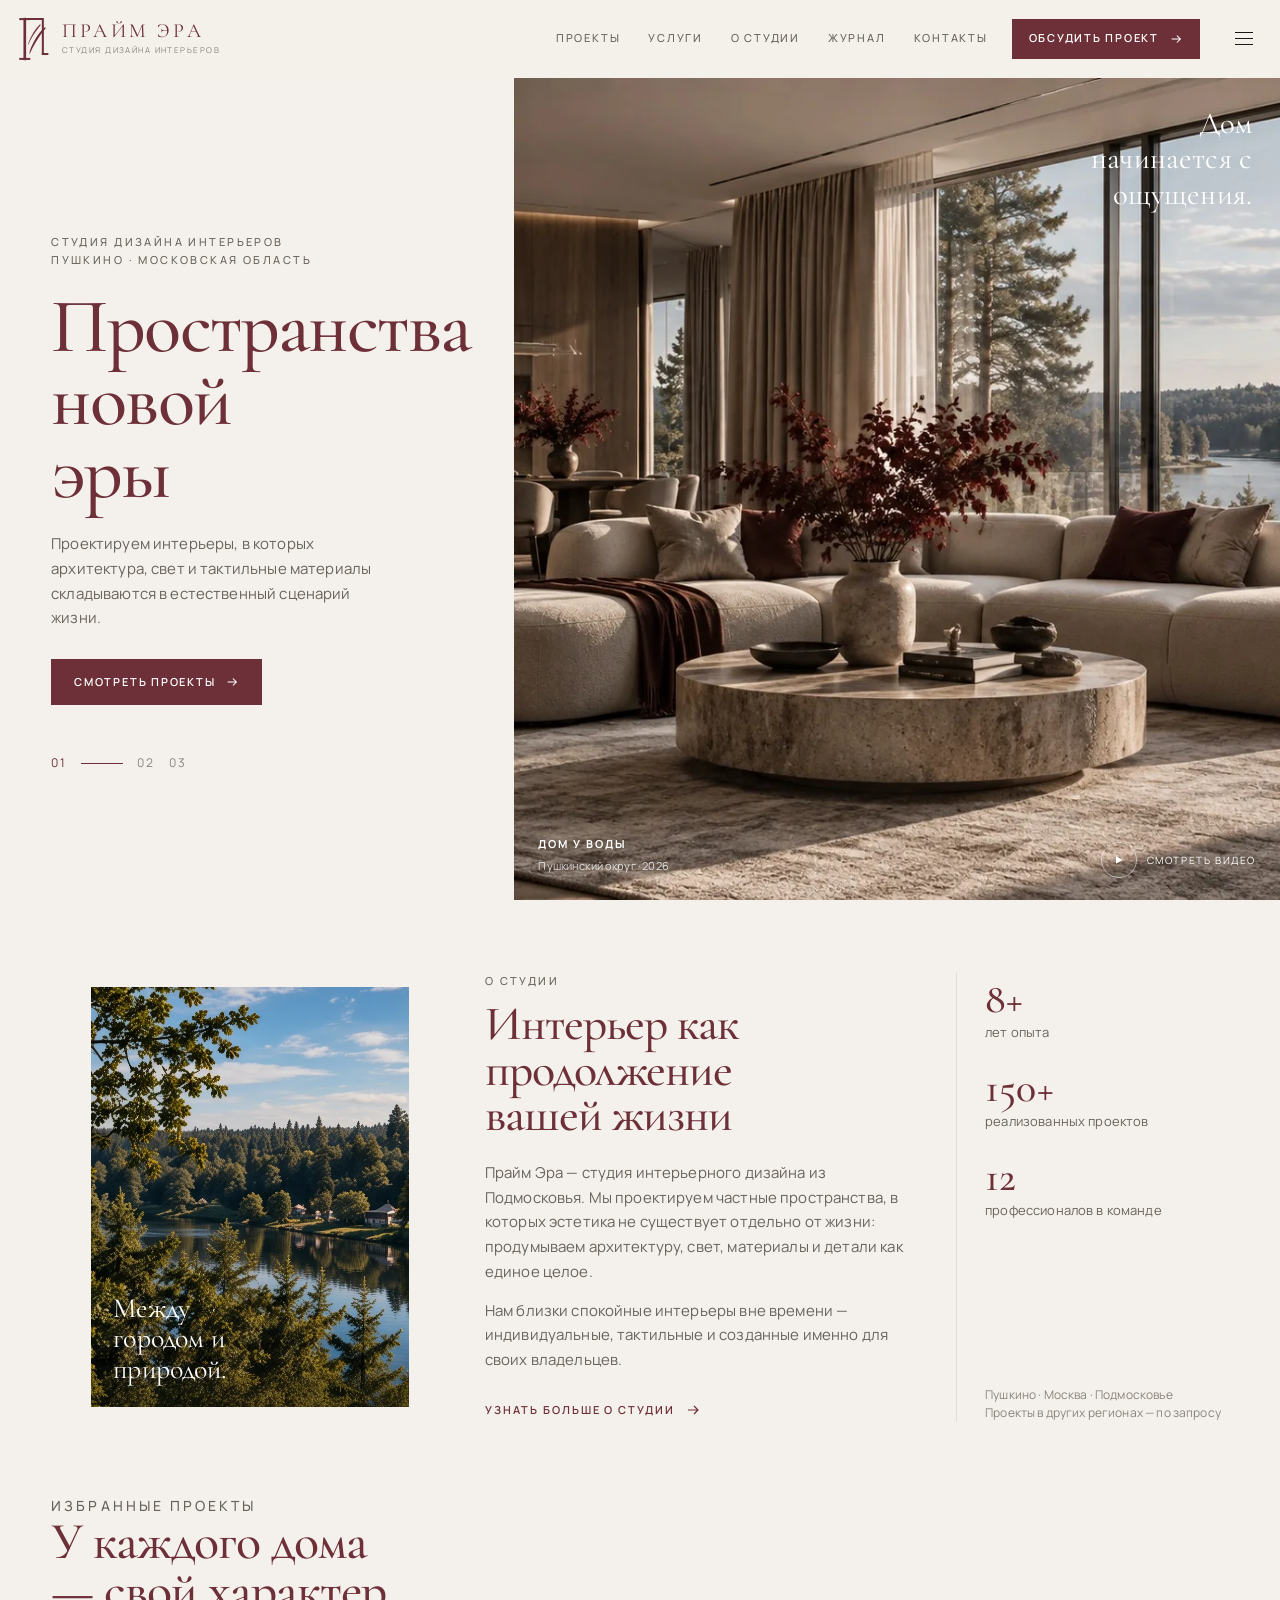
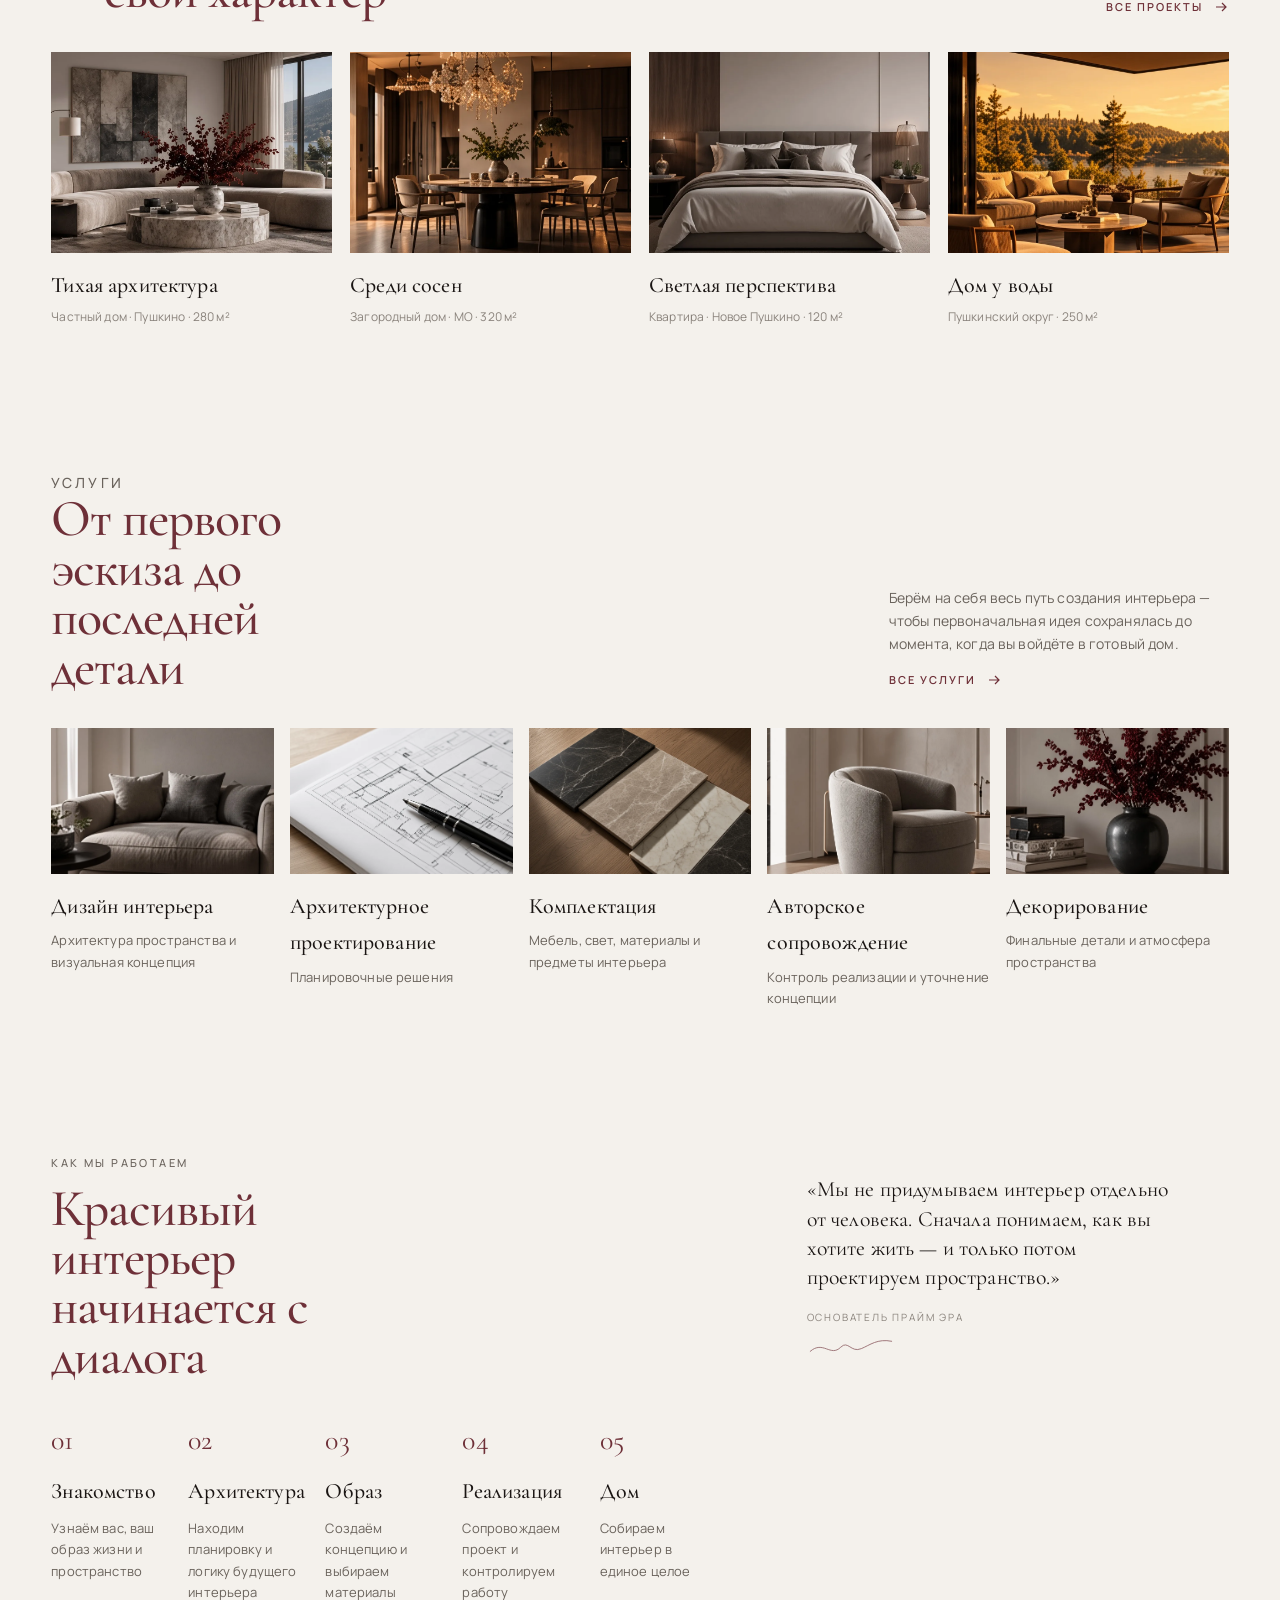
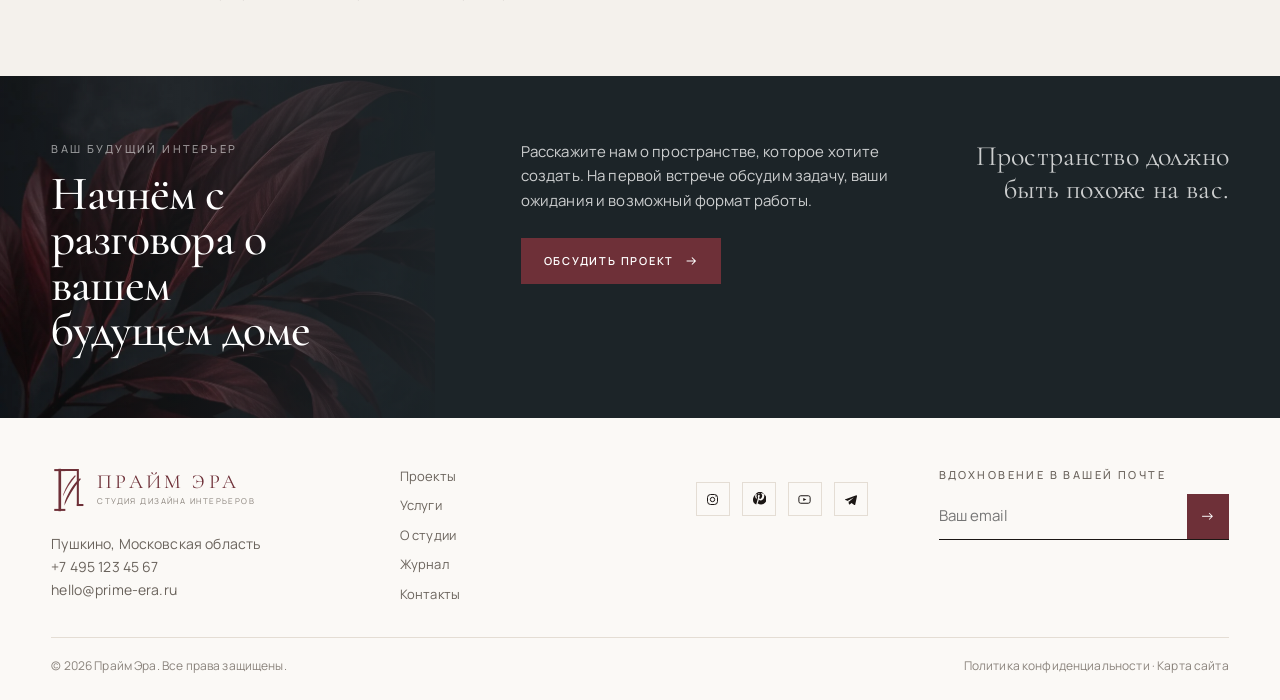
<file: index.html>
<!DOCTYPE html>
<html lang="ru">
<head>
  <meta charset="UTF-8">
  <meta name="viewport" content="width=device-width, initial-scale=1">
  <title>Прайм Эра — студия дизайна интерьеров в Пушкино</title>
  <meta name="description" content="Студия интерьерного дизайна Прайм Эра в Пушкино. Проектируем пространства квартир и домов в Москве и Подмосковье — от первого эскиза до последней детали.">
  <link rel="canonical" href="https://prime-era.ru/">
  <meta property="og:title" content="Прайм Эра — пространства новой эры">
  <meta property="og:description" content="Студия дизайна интерьеров в Пушкино. Архитектура, свет и тактильные материалы как единый сценарий жизни.">
  <meta property="og:type" content="website">
  <meta property="og:image" content="images/jpeg/prime-era-dizayn-interera-pushkino-hero.jpg">
  <link rel="icon" href="images/brand/favicon.png" type="image/png">
  <link rel="apple-touch-icon" href="images/brand/apple-touch-icon.png">
  <link rel="manifest" href="site.webmanifest">
  <link rel="preload" as="image" href="images/webp/prime-era-dizayn-interera-pushkino-hero.webp" type="image/webp">
  <link rel="preconnect" href="https://fonts.googleapis.com">
  <link rel="preconnect" href="https://fonts.gstatic.com" crossorigin>
  <link href="https://fonts.googleapis.com/css2?family=Cormorant+Garamond:ital,wght@0,400;0,500;0,600;1,400;1,500&family=Manrope:wght@300;400;500;600;700&display=swap" rel="stylesheet">
  <link rel="stylesheet" href="css/styles.css">
  <script type="application/ld+json">
  {
    "@context": "https://schema.org",
    "@type": "InteriorDesigner",
    "name": "Прайм Эра",
    "description": "Студия дизайна интерьеров в Пушкино и Москве",
    "url": "https://prime-era.ru/",
    "telephone": "+74951234567",
    "email": "hello@prime-era.ru",
    "address": {
      "@type": "PostalAddress",
      "streetAddress": "ул. Московский проспект, 12",
      "addressLocality": "Пушкино",
      "addressRegion": "Московская область",
      "addressCountry": "RU"
    }
  }
  </script>
</head>
<body>
  <a class="skip" href="#content">К содержанию</a>
  <header class="header" data-header>
    <div class="header__inner">
      <a class="logo" href="index.html">
        <img src="images/brand/mark.svg" alt="" width="34" height="48">
        <span class="logo__text">
          <span class="logo__name">Прайм Эра</span>
          <span class="logo__tag">Студия дизайна интерьеров</span>
        </span>
      </a>
      <nav class="nav" aria-label="Основное меню">
        <a href="projects.html">Проекты</a>
        <a href="services.html">Услуги</a>
        <a href="about.html">О студии</a>
        <a href="journal.html">Журнал</a>
        <a href="contacts.html">Контакты</a>
      </nav>
      <a class="btn btn--burgundy btn--sm" href="#discuss" data-open-modal>Обсудить проект <svg viewBox="0 0 16 16" fill="none" aria-hidden="true"><path d="M3 8h10M9 4l4 4-4 4" stroke="currentColor" stroke-width="1.2"/></svg></a>
      <button class="menu-btn" type="button" data-open-menu aria-label="Открыть меню"><span></span></button>
    </div>
  </header>

  <main id="content">
    <section class="hero">
      <div class="hero__copy">
        <p class="eyebrow">Студия дизайна интерьеров<br>Пушкино · Московская область</p>
        <h1 class="display">Пространства новой эры</h1>
        <p class="lead">Проектируем интерьеры, в которых архитектура, свет и тактильные материалы складываются в естественный сценарий жизни.</p>
        <a class="btn btn--burgundy" href="projects.html">Смотреть проекты <svg viewBox="0 0 16 16" fill="none" aria-hidden="true"><path d="M3 8h10M9 4l4 4-4 4" stroke="currentColor" stroke-width="1.2"/></svg></a>
        <div class="hero__pager" aria-label="Слайды героя">
          <button type="button" class="is-active" data-hero-to>01</button>
          <span class="line" aria-hidden="true"></span>
          <button type="button" data-hero-to>02</button>
          <button type="button" data-hero-to>03</button>
        </div>
      </div>
      <div class="hero__media">
        <div class="hero__slide is-active" data-hero-slide>
          <picture>
            <source type="image/webp" srcset="images/webp/prime-era-dizayn-interera-pushkino-hero.webp">
            <img src="images/jpeg/prime-era-dizayn-interera-pushkino-hero.jpg" alt="Современная гостиная с панорамным видом на воду — дизайн студии Прайм Эра" width="1920" height="1080" fetchpriority="high" decoding="async">
          </picture>
        </div>
        <div class="hero__slide" data-hero-slide>
          <picture>
            <source type="image/webp" srcset="images/webp/prime-era-tihaya-arhitektura-gostinaya.webp">
            <img src="images/jpeg/prime-era-tihaya-arhitektura-gostinaya.jpg" alt="Гостиная частного дома с бордовым декором" width="1306" height="618" loading="lazy" decoding="async">
          </picture>
        </div>
        <div class="hero__slide" data-hero-slide>
          <picture>
            <source type="image/webp" srcset="images/webp/dizayn-kvartiry-moskva-sovremennyy-interer.webp">
            <img src="images/jpeg/dizayn-kvartiry-moskva-sovremennyy-interer.jpg" alt="Современный интерьер квартиры в Москве" width="900" height="600" loading="lazy" decoding="async">
          </picture>
        </div>
        <p class="hero__quote">Дом начинается с ощущения.</p>
        <div class="hero__meta">
          <p><strong>Дом у воды</strong><span>Пушкинский округ · 2026</span></p>
          <a class="play" href="project-dom-u-vody.html">
            <i><svg viewBox="0 0 10 10" fill="currentColor" aria-hidden="true"><path d="M2 1.2v7.6L8.5 5 2 1.2z"/></svg></i>
            Смотреть видео
          </a>
        </div>
      </div>
    </section>

    <section class="section">
      <div class="container about">
        <figure class="about__photo">
          <picture>
            <source type="image/webp" srcset="images/webp/podmoskove-priroda-reka-pushkino.webp">
            <img src="images/jpeg/podmoskove-priroda-reka-pushkino.jpg" alt="Река и лесной пейзаж Подмосковья рядом с Пушкино" width="1200" height="800" loading="lazy" decoding="async" style="object-fit:cover;object-position:center">
          </picture>
          <figcaption class="about__caption">Между городом и природой.</figcaption>
        </figure>
        <div class="about__copy">
          <p class="eyebrow">О студии</p>
          <h2 class="display">Интерьер как продолжение вашей жизни</h2>
          <p>Прайм Эра — студия интерьерного дизайна из Подмосковья. Мы проектируем частные пространства, в которых эстетика не существует отдельно от жизни: продумываем архитектуру, свет, материалы и детали как единое целое.</p>
          <p>Нам близки спокойные интерьеры вне времени — индивидуальные, тактильные и созданные именно для своих владельцев.</p>
          <a class="link-arrow" href="about.html">Узнать больше о студии <svg viewBox="0 0 16 16" fill="none" aria-hidden="true"><path d="M3 8h10M9 4l4 4-4 4" stroke="currentColor" stroke-width="1.2"/></svg></a>
        </div>
        <div class="stats">
          <p><strong>8+</strong><span>лет опыта</span></p>
          <p><strong>150+</strong><span>реализованных проектов</span></p>
          <p><strong>12</strong><span>профессионалов в команде</span></p>
          <small>Пушкино · Москва · Подмосковье<br>Проекты в других регионах — по запросу</small>
        </div>
      </div>
    </section>

    <section class="section" style="padding-top:0">
      <div class="container">
        <div class="section-head">
          <div>
            <p class="eyebrow">Избранные проекты</p>
            <h2>У каждого дома — свой характер</h2>
          </div>
          <a class="link-arrow" href="projects.html">Все проекты <svg viewBox="0 0 16 16" fill="none" aria-hidden="true"><path d="M3 8h10M9 4l4 4-4 4" stroke="currentColor" stroke-width="1.2"/></svg></a>
        </div>
        <div class="projects-grid">
          <a class="project-card" href="project-tihaya-arhitektura.html">
            <div class="project-card__img">
              <picture>
                <source type="image/webp" srcset="images/webp/prime-era-tihaya-arhitektura-gostinaya.webp">
                <img src="images/jpeg/prime-era-tihaya-arhitektura-gostinaya.jpg" alt="Гостиная частного дома в Пушкино" width="900" height="600" loading="lazy" decoding="async">
              </picture>
            </div>
            <h3>Тихая архитектура</h3>
            <p>Частный дом · Пушкино · 280 м²</p>
          </a>
          <a class="project-card" href="project-sredi-sosen.html">
            <div class="project-card__img">
              <picture>
                <source type="image/webp" srcset="images/webp/dizayn-zagorodnogo-doma-podmoskove.webp">
                <img src="images/jpeg/dizayn-zagorodnogo-doma-podmoskove.jpg" alt="Интерьер загородного дома в Подмосковье" width="900" height="600" loading="lazy" decoding="async">
              </picture>
            </div>
            <h3>Среди сосен</h3>
            <p>Загородный дом · МО · 320 м²</p>
          </a>
          <a class="project-card" href="project-svetlaya-perspektiva.html">
            <div class="project-card__img">
              <picture>
                <source type="image/webp" srcset="images/webp/dizayn-spalni-pushkino-minimalizm.webp">
                <img src="images/jpeg/dizayn-spalni-pushkino-minimalizm.jpg" alt="Спальня в современном минималистичном интерьере" width="900" height="600" loading="lazy" decoding="async">
              </picture>
            </div>
            <h3>Светлая перспектива</h3>
            <p>Квартира · Новое Пушкино · 120 м²</p>
          </a>
          <a class="project-card" href="project-dom-u-vody.html">
            <div class="project-card__img">
              <picture>
                <source type="image/webp" srcset="images/webp/interer-doma-u-vody-pushkinskiy-okrug.webp">
                <img src="images/jpeg/interer-doma-u-vody-pushkinskiy-okrug.jpg" alt="Интерьер загородного дома у воды в Пушкинском округе" width="900" height="600" loading="lazy" decoding="async">
              </picture>
            </div>
            <h3>Дом у воды</h3>
            <p>Пушкинский округ · 250 м²</p>
          </a>
        </div>
      </div>
    </section>

    <section class="section">
      <div class="container">
        <div class="section-head">
          <div>
            <p class="eyebrow">Услуги</p>
            <h2>От первого эскиза до последней детали</h2>
          </div>
          <div>
            <p>Берём на себя весь путь создания интерьера — чтобы первоначальная идея сохранялась до момента, когда вы войдёте в готовый дом.</p>
            <a class="link-arrow" href="services.html" style="margin-top:16px">Все услуги <svg viewBox="0 0 16 16" fill="none" aria-hidden="true"><path d="M3 8h10M9 4l4 4-4 4" stroke="currentColor" stroke-width="1.2"/></svg></a>
          </div>
        </div>
        <div class="services-grid">
          <a class="service-card" href="services.html#design">
            <div class="service-card__img">
              <picture>
                <source type="image/webp" srcset="images/webp/usluga-dizayn-interera-kvartir-domov.webp">
                <img src="images/jpeg/usluga-dizayn-interera-kvartir-domov.jpg" alt="Дизайн интерьера квартир и домов" width="640" height="420" loading="lazy">
              </picture>
            </div>
            <h3>Дизайн интерьера</h3>
            <p>Архитектура пространства и визуальная концепция</p>
          </a>
          <a class="service-card" href="services.html#architecture">
            <div class="service-card__img">
              <picture>
                <source type="image/webp" srcset="images/webp/arhitekturnoe-proektirovanie-chertezhi.webp">
                <img src="images/jpeg/arhitekturnoe-proektirovanie-chertezhi.jpg" alt="Архитектурное проектирование и рабочие чертежи" width="640" height="420" loading="lazy">
              </picture>
            </div>
            <h3>Архитектурное проектирование</h3>
            <p>Планировочные решения</p>
          </a>
          <a class="service-card" href="services.html#materials">
            <div class="service-card__img">
              <picture>
                <source type="image/webp" srcset="images/webp/komplektaciya-podbor-materialov-interera.webp">
                <img src="images/jpeg/komplektaciya-podbor-materialov-interera.jpg" alt="Подбор натуральных материалов для интерьера" width="640" height="420" loading="lazy">
              </picture>
            </div>
            <h3>Комплектация</h3>
            <p>Мебель, свет, материалы и предметы интерьера</p>
          </a>
          <a class="service-card" href="services.html#supervision">
            <div class="service-card__img">
              <picture>
                <source type="image/webp" srcset="images/webp/avtorskoe-soprovozhdenie-dizayn-proekta.webp">
                <img src="images/jpeg/avtorskoe-soprovozhdenie-dizayn-proekta.jpg" alt="Авторское сопровождение дизайн-проекта" width="640" height="420" loading="lazy">
              </picture>
            </div>
            <h3>Авторское сопровождение</h3>
            <p>Контроль реализации и уточнение концепции</p>
          </a>
          <a class="service-card" href="services.html#decor">
            <div class="service-card__img">
              <picture>
                <source type="image/webp" srcset="images/webp/dekorirovanie-interera-prime-era.webp">
                <img src="images/jpeg/dekorirovanie-interera-prime-era.jpg" alt="Декорирование современного интерьера" width="640" height="420" loading="lazy">
              </picture>
            </div>
            <h3>Декорирование</h3>
            <p>Финальные детали и атмосфера пространства</p>
          </a>
        </div>
      </div>
    </section>

    <section class="section">
      <div class="container process">
        <div>
          <p class="eyebrow">Как мы работаем</p>
          <h2 class="display" style="font-size:clamp(32px,4.4vw,52px);max-width:14ch;margin:12px 0 36px">Красивый интерьер начинается с диалога</h2>
          <div class="process-steps">
            <article>
              <span class="step-no">01</span>
              <h3>Знакомство</h3>
              <p>Узнаём вас, ваш образ жизни и пространство</p>
            </article>
            <article>
              <span class="step-no">02</span>
              <h3>Архитектура</h3>
              <p>Находим планировку и логику будущего интерьера</p>
            </article>
            <article>
              <span class="step-no">03</span>
              <h3>Образ</h3>
              <p>Создаём концепцию и выбираем материалы</p>
            </article>
            <article>
              <span class="step-no">04</span>
              <h3>Реализация</h3>
              <p>Сопровождаем проект и контролируем работу</p>
            </article>
            <article>
              <span class="step-no">05</span>
              <h3>Дом</h3>
              <p>Собираем интерьер в единое целое</p>
            </article>
          </div>
        </div>
        <blockquote class="quote">
          «Мы не придумываем интерьер отдельно от человека. Сначала понимаем, как вы хотите жить — и только потом проектируем пространство.»
          <footer>Основатель Прайм Эра</footer>
          <svg class="sign" viewBox="0 0 120 36" fill="none" aria-hidden="true"><path d="M4 24c18-16 28 8 42-6 10-10 14 8 28 2 12-5 22-14 42-10" stroke="#6e3038" stroke-width="1.2"/></svg>
        </blockquote>
      </div>
    </section>

    <section class="cta" id="discuss">
      <div>
        <p class="eyebrow">Ваш будущий интерьер</p>
        <h2 class="display">Начнём с разговора о вашем будущем доме</h2>
      </div>
      <div>
        <p>Расскажите нам о пространстве, которое хотите создать. На первой встрече обсудим задачу, ваши ожидания и возможный формат работы.</p>
        <a class="btn btn--burgundy" href="contacts.html" data-open-modal>Обсудить проект <svg viewBox="0 0 16 16" fill="none" aria-hidden="true"><path d="M3 8h10M9 4l4 4-4 4" stroke="currentColor" stroke-width="1.2"/></svg></a>
      </div>
      <p class="cta__aside">Пространство должно быть похоже на вас.</p>
    </section>
  </main>

  <footer class="footer">
    <div class="container footer__grid">
      <div>
        <a class="logo" href="index.html">
          <img src="images/brand/mark.svg" alt="" width="34" height="48">
          <span class="logo__text">
            <span class="logo__name">Прайм Эра</span>
            <span class="logo__tag">Студия дизайна интерьеров</span>
          </span>
        </a>
        <address style="margin-top:18px">
          <p>Пушкино, Московская область</p>
          <a href="tel:+74951234567">+7 495 123 45 67</a>
          <a href="mailto:hello@prime-era.ru">hello@prime-era.ru</a>
        </address>
      </div>
      <nav class="footer__nav" aria-label="Навигация в подвале">
        <a href="projects.html">Проекты</a>
        <a href="services.html">Услуги</a>
        <a href="about.html">О студии</a>
        <a href="journal.html">Журнал</a>
        <a href="contacts.html">Контакты</a>
      </nav>
      <div>
        <div class="social">
          <a href="https://instagram.com" aria-label="Instagram" rel="noreferrer">
            <svg viewBox="0 0 24 24" fill="none" stroke="currentColor" stroke-width="1.6"><rect x="4" y="4" width="16" height="16" rx="5"/><circle cx="12" cy="12" r="3.5"/><circle cx="17.5" cy="6.5" r="0.8" fill="currentColor" stroke="none"/></svg>
          </a>
          <a href="https://pinterest.com" aria-label="Pinterest" rel="noreferrer">
            <svg viewBox="0 0 24 24" fill="currentColor"><path d="M12 3.2A8.8 8.8 0 0 0 8.4 20c.1-.7.4-1.8.7-2.6l2.4-9.1s-.6-.3-.6-1.5c0-1.4.8-2.4 1.8-2.4.9 0 1.3.6 1.3 1.4 0 .9-.6 2.2-.9 3.4-.2 1 .6 1.8 1.6 1.8 1.9 0 3.2-2.4 3.2-5.3 0-2.2-1.5-3.8-4.2-3.8-3.1 0-5 2.3-5 4.9 0 .9.3 1.8.7 2.3.1.1.1.2.1.3l-.3 1.1c0 .2-.1.3-.4.2-1.5-.6-2.2-2.3-2.2-4.2 0-3.1 2.6-6.8 7.8-6.8 4.1 0 6.8 3 6.8 6.2 0 4.3-2.4 7.5-5.9 7.5-1.2 0-2.3-.6-2.7-1.4l-.7 2.8c-.3 1-1 2.2-1.5 3A8.8 8.8 0 1 0 12 3.2Z"/></svg>
          </a>
          <a href="https://youtube.com" aria-label="YouTube" rel="noreferrer">
            <svg viewBox="0 0 24 24" fill="none" stroke="currentColor" stroke-width="1.6"><rect x="3" y="6" width="18" height="12" rx="3"/><path d="M10 9.5v5l5-2.5-5-2.5z" fill="currentColor" stroke="none"/></svg>
          </a>
          <a href="https://t.me" aria-label="Telegram" rel="noreferrer">
            <svg viewBox="0 0 24 24" fill="currentColor"><path d="M20.2 5.4 3.9 11.6c-1.1.4-1.1 1 0 1.3l4.2 1.3 1.6 5c.2.6.3.8.8.8.4 0 .6-.2.8-.4l2.3-2.2 4.4 3.2c.8.5 1.4.2 1.6-.8l2.8-13.2c.3-1.2-.4-1.7-1.2-1.2Zm-2.9 3.3-7.8 7-.3 3.2-1.5-5.1 9.6-5.1Z"/></svg>
          </a>
        </div>
      </div>
      <form class="news-wrap" data-form>
        <p class="eyebrow" style="margin-bottom:10px">Вдохновение в вашей почте</p>
        <div class="news-form">
          <input type="email" name="email" placeholder="Ваш email" required>
          <button type="submit" aria-label="Подписаться">→</button>
        </div>
        <p class="form-ok" data-form-ok>Спасибо. Мы пришлём письма о проектах и материалах.</p>
      </form>
    </div>
    <div class="container footer__bottom">
      <p>© 2026 Прайм Эра. Все права защищены.</p>
      <p><a href="privacy.html">Политика конфиденциальности</a> · <a href="sitemap.xml">Карта сайта</a></p>
    </div>
  </footer>

  <div class="overlay" data-menu>
    <div class="overlay__nav">
      <button class="menu-btn menu-btn--close" type="button" data-close-menu aria-label="Закрыть меню" style="align-self:flex-end"><span></span></button>
      <nav>
        <a class="menu-link" href="projects.html">Проекты</a>
        <a class="menu-link" href="services.html">Услуги</a>
        <a class="menu-link" href="about.html">О студии</a>
        <a class="menu-link" href="journal.html">Журнал</a>
        <a class="menu-link" href="contacts.html">Контакты</a>
      </nav>
      <div class="overlay__contacts">
        <p>Пушкино, Московская область</p>
        <p><a href="tel:+74951234567">+7 495 123 45 67</a></p>
        <p><a href="mailto:hello@prime-era.ru">hello@prime-era.ru</a></p>
      </div>
    </div>
    <div class="overlay__visual">
      <picture>
        <source type="image/webp" srcset="images/webp/podmoskove-priroda-reka-pushkino.webp">
        <img src="images/jpeg/podmoskove-priroda-reka-pushkino.jpg" alt="" width="1200" height="800">
      </picture>
      <span>Вдохновение в деталях привычных мест</span>
    </div>
  </div>

  <div class="modal" data-modal>
    <div class="modal__card">
      <button class="link-arrow" type="button" data-close-modal style="float:right">Закрыть</button>
      <p class="eyebrow">Первая встреча</p>
      <h2 class="display">Обсудим ваш проект</h2>
      <p class="lead">Расскажите о пространстве, которое хотите создать. Мы свяжемся и предложим удобный формат разговора.</p>
      <form class="form" data-form>
        <label>Имя <input name="name" required></label>
        <label>Телефон <input type="tel" name="phone" required></label>
        <label>Email <input type="email" name="email"></label>
        <label>О проекте <textarea name="message" placeholder="Квартира, дом, площадь, сроки"></textarea></label>
        <button class="btn btn--burgundy" type="submit">Оставить заявку <svg viewBox="0 0 16 16" fill="none" aria-hidden="true"><path d="M3 8h10M9 4l4 4-4 4" stroke="currentColor" stroke-width="1.2"/></svg></button>
        <p class="form-ok" data-form-ok>Заявка отправлена. Мы свяжемся с вами в ближайшее время.</p>
      </form>
    </div>
  </div>

  <div class="lightbox" data-lightbox>
    <button class="close" type="button" data-close-lightbox aria-label="Закрыть">×</button>
    <img alt="">
  </div>
  <script src="js/main.js"></script>
</body>
</html>
</file>
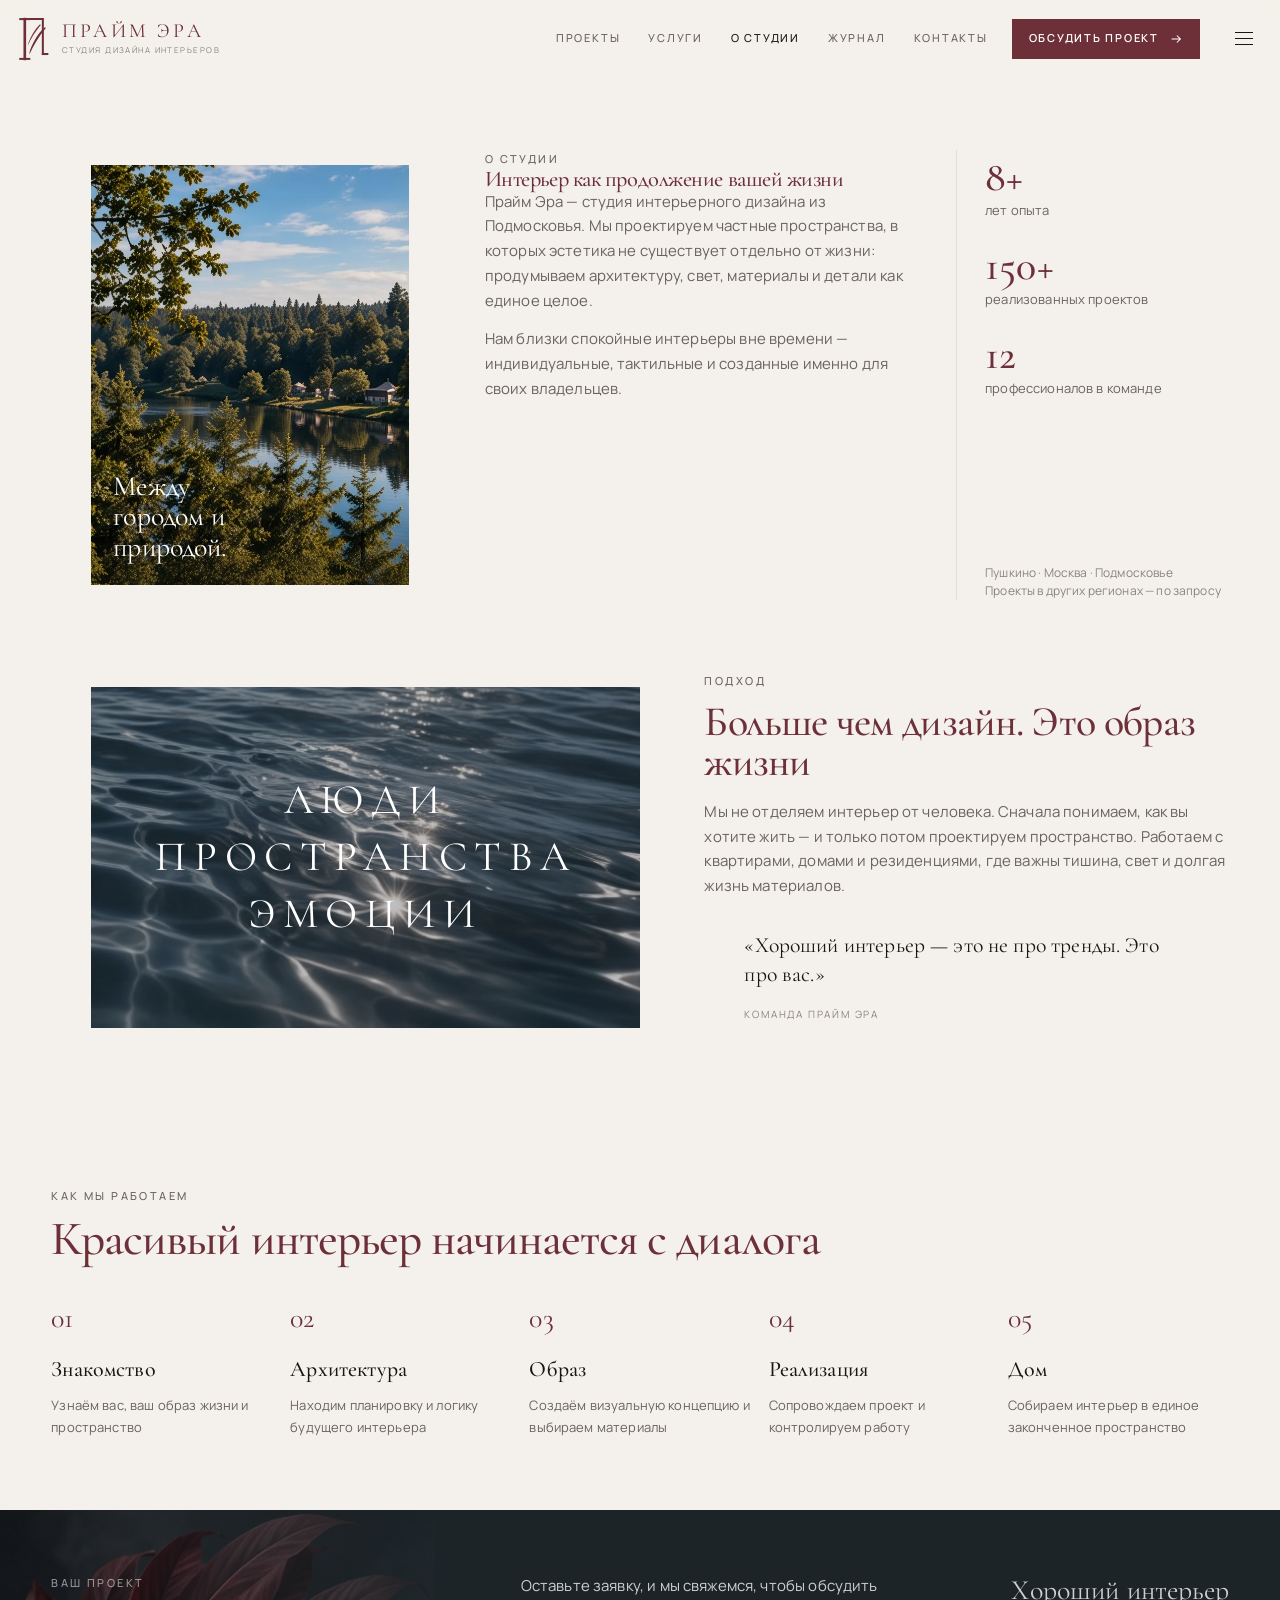
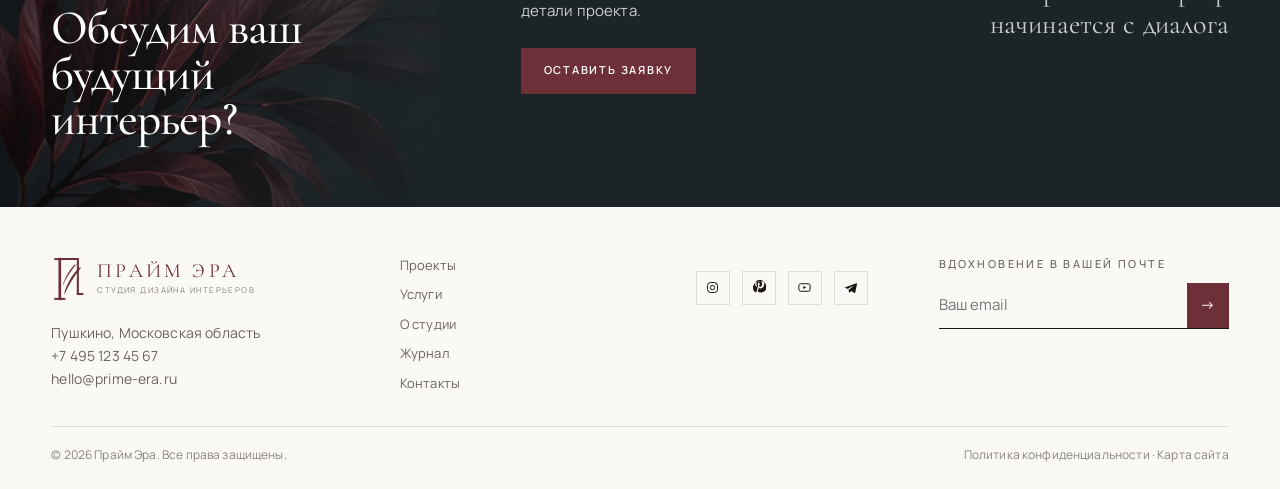
<file: about.html>
<!DOCTYPE html>
<html lang="ru">
<head>
  <meta charset="UTF-8">
  <meta name="viewport" content="width=device-width, initial-scale=1">
  <title>О студии — Прайм Эра</title>
  <meta name="description" content="Прайм Эра — студия интерьерного дизайна из Подмосковья. Спокойные пространства вне времени для Москвы, Пушкино и загородных домов.">
  <link rel="canonical" href="https://prime-era.ru/about.html">
  <meta property="og:title" content="О студии — Прайм Эра">
  <meta property="og:description" content="Прайм Эра — студия интерьерного дизайна из Подмосковья. Спокойные пространства вне времени для Москвы, Пушкино и загородных домов.">
  <meta property="og:type" content="website">
  <meta property="og:image" content="images/jpeg/podmoskove-priroda-reka-pushkino.jpg">
  <link rel="icon" href="images/brand/favicon.png" type="image/png">
  <link rel="apple-touch-icon" href="images/brand/apple-touch-icon.png">
  <link rel="preconnect" href="https://fonts.googleapis.com">
  <link rel="preconnect" href="https://fonts.gstatic.com" crossorigin>
  <link href="https://fonts.googleapis.com/css2?family=Cormorant+Garamond:ital,wght@0,400;0,500;0,600;1,400;1,500&family=Manrope:wght@300;400;500;600;700&display=swap" rel="stylesheet">
  <link rel="stylesheet" href="css/styles.css">
</head>
<body>
  <a class="skip" href="#content">К содержанию</a>
  <header class="header" data-header>
    <div class="header__inner">
      <a class="logo" href="index.html">
        <img src="images/brand/mark.svg" alt="" width="34" height="48">
        <span class="logo__text">
          <span class="logo__name">Прайм Эра</span>
          <span class="logo__tag">Студия дизайна интерьеров</span>
        </span>
      </a>
      <nav class="nav" aria-label="Основное меню">
        <a href="projects.html">Проекты</a>
        <a href="services.html">Услуги</a>
        <a href="about.html" class="is-active">О студии</a>
        <a href="journal.html">Журнал</a>
        <a href="contacts.html">Контакты</a>
      </nav>
      <a class="btn btn--burgundy btn--sm" href="contacts.html" data-open-modal>Обсудить проект <svg viewBox="0 0 16 16" fill="none" aria-hidden="true"><path d="M3 8h10M9 4l4 4-4 4" stroke="currentColor" stroke-width="1.2"/></svg></a>
      <button class="menu-btn" type="button" data-open-menu aria-label="Открыть меню"><span></span></button>
    </div>
  </header>
  <main id="content">

    <section class="section">
      <div class="container about">
        <figure class="about__photo">
          <picture>
              <source type="image/webp" srcset="images/webp/podmoskove-priroda-reka-pushkino.webp">
              <img src="images/jpeg/podmoskove-priroda-reka-pushkino.jpg" alt="Река и лесной пейзаж Подмосковья рядом с Пушкино" width="1200" height="800" loading="lazy" decoding="async">
            </picture>
          <figcaption class="about__caption">Между городом и природой.</figcaption>
        </figure>
        <div class="about__copy">
          <p class="eyebrow">О студии</p>
          <h1 class="display">Интерьер как продолжение вашей жизни</h1>
          <p>Прайм Эра — студия интерьерного дизайна из Подмосковья. Мы проектируем частные пространства, в которых эстетика не существует отдельно от жизни: продумываем архитектуру, свет, материалы и детали как единое целое.</p>
          <p>Нам близки спокойные интерьеры вне времени — индивидуальные, тактильные и созданные именно для своих владельцев.</p>
        </div>
        <div class="stats">
          <p><strong>8+</strong><span>лет опыта</span></p>
          <p><strong>150+</strong><span>реализованных проектов</span></p>
          <p><strong>12</strong><span>профессионалов в команде</span></p>
          <small>Пушкино · Москва · Подмосковье<br>Проекты в других регионах — по запросу</small>
        </div>
      </div>
    </section>
    <section class="section" style="padding-top:0">
      <div class="container values">
        <figure class="values__visual">
          <picture>
              <source type="image/webp" srcset="images/webp/tekstura-vody-podmoskove.webp">
              <img src="images/jpeg/tekstura-vody-podmoskove.jpg" alt="Отражение света на воде" width="900" height="500" loading="lazy" decoding="async">
            </picture>
          <div class="values__words">Люди<br>Пространства<br>Эмоции</div>
        </figure>
        <div>
          <p class="eyebrow">Подход</p>
          <h2 class="display" style="font-size:42px;margin:12px 0 18px">Больше чем дизайн. Это образ жизни</h2>
          <p class="lead">Мы не отделяем интерьер от человека. Сначала понимаем, как вы хотите жить — и только потом проектируем пространство. Работаем с квартирами, домами и резиденциями, где важны тишина, свет и долгая жизнь материалов.</p>
          <blockquote class="quote" style="margin-top:32px">«Хороший интерьер — это не про тренды. Это про вас.»<footer>Команда Прайм Эра</footer></blockquote>
        </div>
      </div>
    </section>
    <section class="section">
      <div class="container">
        <p class="eyebrow">Как мы работаем</p>
        <h2 class="display" style="font-size:clamp(32px,4vw,48px);margin:12px 0 32px">Красивый интерьер начинается с диалога</h2>
        <div class="process-steps">
          <article><span class="step-no">01</span><h3>Знакомство</h3><p>Узнаём вас, ваш образ жизни и пространство</p></article>
          <article><span class="step-no">02</span><h3>Архитектура</h3><p>Находим планировку и логику будущего интерьера</p></article>
          <article><span class="step-no">03</span><h3>Образ</h3><p>Создаём визуальную концепцию и выбираем материалы</p></article>
          <article><span class="step-no">04</span><h3>Реализация</h3><p>Сопровождаем проект и контролируем работу</p></article>
          <article><span class="step-no">05</span><h3>Дом</h3><p>Собираем интерьер в единое законченное пространство</p></article>
        </div>
      </div>
    </section>

    <section class="cta">
      <div>
        <p class="eyebrow">Ваш проект</p>
        <h2 class="display">Обсудим ваш будущий интерьер?</h2>
      </div>
      <div>
        <p>Оставьте заявку, и мы свяжемся, чтобы обсудить детали проекта.</p>
        <a class="btn btn--burgundy" href="contacts.html" data-open-modal>Оставить заявку</a>
      </div>
      <p class="cta__aside">Хороший интерьер начинается с диалога</p>
    </section>
  </main>
  <footer class="footer">
    <div class="container footer__grid">
      <div>
        <a class="logo" href="index.html">
          <img src="images/brand/mark.svg" alt="" width="34" height="48">
          <span class="logo__text">
            <span class="logo__name">Прайм Эра</span>
            <span class="logo__tag">Студия дизайна интерьеров</span>
          </span>
        </a>
        <address style="margin-top:18px">
          <p>Пушкино, Московская область</p>
          <a href="tel:+74951234567">+7 495 123 45 67</a>
          <a href="mailto:hello@prime-era.ru">hello@prime-era.ru</a>
        </address>
      </div>
      <nav class="footer__nav" aria-label="Навигация в подвале">
        <a href="projects.html">Проекты</a>
        <a href="services.html">Услуги</a>
        <a href="about.html">О студии</a>
        <a href="journal.html">Журнал</a>
        <a href="contacts.html">Контакты</a>
      </nav>
      <div>
        <div class="social">
          <a href="https://instagram.com" aria-label="Instagram" rel="noreferrer"><svg viewBox="0 0 24 24" fill="none" stroke="currentColor" stroke-width="1.6"><rect x="4" y="4" width="16" height="16" rx="5"/><circle cx="12" cy="12" r="3.5"/><circle cx="17.5" cy="6.5" r="0.8" fill="currentColor" stroke="none"/></svg></a>
          <a href="https://pinterest.com" aria-label="Pinterest" rel="noreferrer"><svg viewBox="0 0 24 24" fill="currentColor"><path d="M12 3.2A8.8 8.8 0 0 0 8.4 20c.1-.7.4-1.8.7-2.6l2.4-9.1s-.6-.3-.6-1.5c0-1.4.8-2.4 1.8-2.4.9 0 1.3.6 1.3 1.4 0 .9-.6 2.2-.9 3.4-.2 1 .6 1.8 1.6 1.8 1.9 0 3.2-2.4 3.2-5.3 0-2.2-1.5-3.8-4.2-3.8-3.1 0-5 2.3-5 4.9 0 .9.3 1.8.7 2.3.1.1.1.2.1.3l-.3 1.1c0 .2-.1.3-.4.2-1.5-.6-2.2-2.3-2.2-4.2 0-3.1 2.6-6.8 7.8-6.8 4.1 0 6.8 3 6.8 6.2 0 4.3-2.4 7.5-5.9 7.5-1.2 0-2.3-.6-2.7-1.4l-.7 2.8c-.3 1-1 2.2-1.5 3A8.8 8.8 0 1 0 12 3.2Z"/></svg></a>
          <a href="https://youtube.com" aria-label="YouTube" rel="noreferrer"><svg viewBox="0 0 24 24" fill="none" stroke="currentColor" stroke-width="1.6"><rect x="3" y="6" width="18" height="12" rx="3"/><path d="M10 9.5v5l5-2.5-5-2.5z" fill="currentColor" stroke="none"/></svg></a>
          <a href="https://t.me" aria-label="Telegram" rel="noreferrer"><svg viewBox="0 0 24 24" fill="currentColor"><path d="M20.2 5.4 3.9 11.6c-1.1.4-1.1 1 0 1.3l4.2 1.3 1.6 5c.2.6.3.8.8.8.4 0 .6-.2.8-.4l2.3-2.2 4.4 3.2c.8.5 1.4.2 1.6-.8l2.8-13.2c.3-1.2-.4-1.7-1.2-1.2Zm-2.9 3.3-7.8 7-.3 3.2-1.5-5.1 9.6-5.1Z"/></svg></a>
        </div>
      </div>
      <form data-form>
        <p class="eyebrow" style="margin-bottom:10px">Вдохновение в вашей почте</p>
        <div class="news-form">
          <input type="email" name="email" placeholder="Ваш email" required>
          <button type="submit" aria-label="Подписаться">→</button>
        </div>
        <p class="form-ok" data-form-ok>Спасибо. Мы пришлём письма о проектах и материалах.</p>
      </form>
    </div>
    <div class="container footer__bottom">
      <p>© 2026 Прайм Эра. Все права защищены.</p>
      <p><a href="privacy.html">Политика конфиденциальности</a> · <a href="sitemap.xml">Карта сайта</a></p>
    </div>
  </footer>
  <div class="overlay" data-menu>
    <div class="overlay__nav">
      <button class="menu-btn menu-btn--close" type="button" data-close-menu aria-label="Закрыть меню" style="align-self:flex-end"><span></span></button>
      <nav>
        <a class="menu-link" href="projects.html">Проекты</a>
        <a class="menu-link" href="services.html">Услуги</a>
        <a class="menu-link" href="about.html">О студии</a>
        <a class="menu-link" href="journal.html">Журнал</a>
        <a class="menu-link" href="contacts.html">Контакты</a>
      </nav>
      <div class="overlay__contacts">
        <p>Пушкино, Московская область</p>
        <p><a href="tel:+74951234567">+7 495 123 45 67</a></p>
        <p><a href="mailto:hello@prime-era.ru">hello@prime-era.ru</a></p>
      </div>
    </div>
    <div class="overlay__visual">
      <img src="images/jpeg/podmoskove-priroda-reka-pushkino.jpg" alt="" width="1200" height="800">
      <span>Вдохновение в деталях привычных мест</span>
    </div>
  </div>
  <div class="modal" data-modal>
    <div class="modal__card">
      <button class="link-arrow" type="button" data-close-modal style="float:right">Закрыть</button>
      <p class="eyebrow">Первая встреча</p>
      <h2 class="display">Обсудим ваш проект</h2>
      <p class="lead">Расскажите о пространстве, которое хотите создать.</p>
      <form class="form" data-form>
        <label>Имя <input name="name" required></label>
        <label>Телефон <input type="tel" name="phone" required></label>
        <label>Email <input type="email" name="email"></label>
        <label>О проекте <textarea name="message"></textarea></label>
        <button class="btn btn--burgundy" type="submit">Оставить заявку</button>
        <p class="form-ok" data-form-ok>Заявка отправлена. Мы свяжемся с вами в ближайшее время.</p>
      </form>
    </div>
  </div>
  <div class="lightbox" data-lightbox>
    <button class="close" type="button" data-close-lightbox aria-label="Закрыть">×</button>
    <img alt="">
  </div>
  <script src="js/main.js"></script>
</body>
</html>
</file>
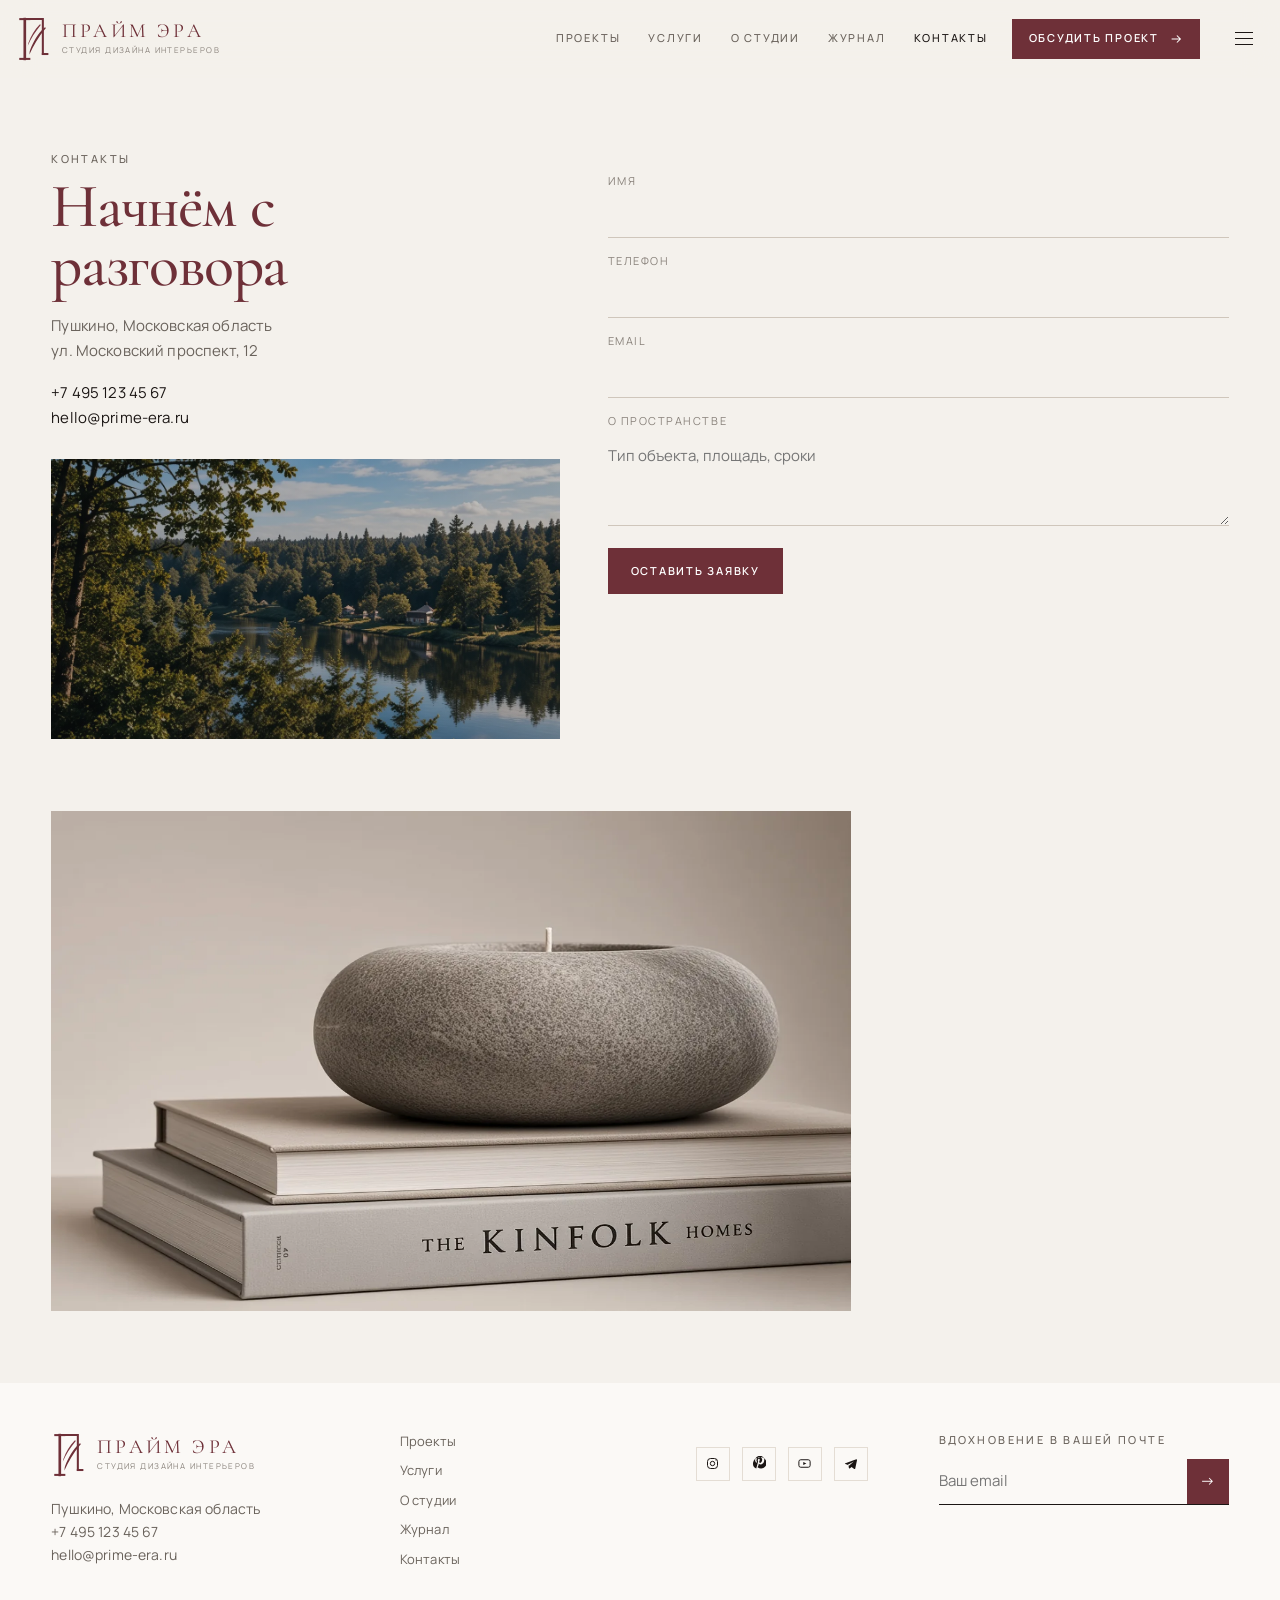
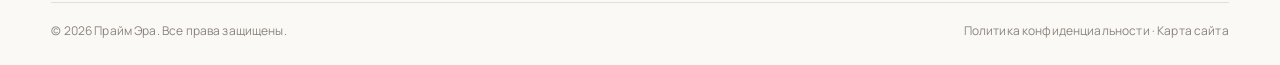
<file: contacts.html>
<!DOCTYPE html>
<html lang="ru">
<head>
  <meta charset="UTF-8">
  <meta name="viewport" content="width=device-width, initial-scale=1">
  <title>Контакты — Прайм Эра</title>
  <meta name="description" content="Связаться со студией Прайм Эра в Пушкино: телефон, почта и форма заявки на дизайн-проект.">
  <link rel="canonical" href="https://prime-era.ru/contacts.html">
  <meta property="og:title" content="Контакты — Прайм Эра">
  <meta property="og:description" content="Связаться со студией Прайм Эра в Пушкино: телефон, почта и форма заявки на дизайн-проект.">
  <meta property="og:type" content="website">
  <meta property="og:image" content="images/jpeg/prime-era-dekor-kamen-knigi.jpg">
  <link rel="icon" href="images/brand/favicon.png" type="image/png">
  <link rel="apple-touch-icon" href="images/brand/apple-touch-icon.png">
  <link rel="preconnect" href="https://fonts.googleapis.com">
  <link rel="preconnect" href="https://fonts.gstatic.com" crossorigin>
  <link href="https://fonts.googleapis.com/css2?family=Cormorant+Garamond:ital,wght@0,400;0,500;0,600;1,400;1,500&family=Manrope:wght@300;400;500;600;700&display=swap" rel="stylesheet">
  <link rel="stylesheet" href="css/styles.css">
</head>
<body>
  <a class="skip" href="#content">К содержанию</a>
  <header class="header" data-header>
    <div class="header__inner">
      <a class="logo" href="index.html">
        <img src="images/brand/mark.svg" alt="" width="34" height="48">
        <span class="logo__text">
          <span class="logo__name">Прайм Эра</span>
          <span class="logo__tag">Студия дизайна интерьеров</span>
        </span>
      </a>
      <nav class="nav" aria-label="Основное меню">
        <a href="projects.html">Проекты</a>
        <a href="services.html">Услуги</a>
        <a href="about.html">О студии</a>
        <a href="journal.html">Журнал</a>
        <a href="contacts.html" class="is-active">Контакты</a>
      </nav>
      <a class="btn btn--burgundy btn--sm" href="contacts.html" data-open-modal>Обсудить проект <svg viewBox="0 0 16 16" fill="none" aria-hidden="true"><path d="M3 8h10M9 4l4 4-4 4" stroke="currentColor" stroke-width="1.2"/></svg></a>
      <button class="menu-btn" type="button" data-open-menu aria-label="Открыть меню"><span></span></button>
    </div>
  </header>
  <main id="content">

    <section class="section">
      <div class="container contact-grid">
        <div>
          <p class="eyebrow">Контакты</p>
          <h1 class="display">Начнём с разговора</h1>
          <p class="lead">Пушкино, Московская область<br>ул. Московский проспект, 12</p>
          <p style="margin-top:18px"><a href="tel:+74951234567">+7 495 123 45 67</a><br><a href="mailto:hello@prime-era.ru">hello@prime-era.ru</a></p>
          <div class="map" style="margin-top:28px" role="img" aria-label="Пушкино, Московская область"></div>
        </div>
        <div>
          <form class="form" data-form>
            <label>Имя <input name="name" required></label>
            <label>Телефон <input type="tel" name="phone" required></label>
            <label>Email <input type="email" name="email"></label>
            <label>О пространстве <textarea name="message" placeholder="Тип объекта, площадь, сроки"></textarea></label>
            <button class="btn btn--burgundy" type="submit">Оставить заявку</button>
            <p class="form-ok" data-form-ok>Заявка отправлена. Мы свяжемся с вами в ближайшее время.</p>
          </form>
        </div>
      </div>
    </section>
    <section class="container" style="padding-bottom:72px">
      <picture>
              <source type="image/webp" srcset="images/webp/prime-era-dekor-kamen-knigi.webp">
              <img src="images/jpeg/prime-era-dekor-kamen-knigi.jpg" alt="Камень и книги в стилистике интерьерной студии Прайм Эра" width="800" height="500" loading="lazy" decoding="async">
            </picture>
    </section>
  </main>
  <footer class="footer">
    <div class="container footer__grid">
      <div>
        <a class="logo" href="index.html">
          <img src="images/brand/mark.svg" alt="" width="34" height="48">
          <span class="logo__text">
            <span class="logo__name">Прайм Эра</span>
            <span class="logo__tag">Студия дизайна интерьеров</span>
          </span>
        </a>
        <address style="margin-top:18px">
          <p>Пушкино, Московская область</p>
          <a href="tel:+74951234567">+7 495 123 45 67</a>
          <a href="mailto:hello@prime-era.ru">hello@prime-era.ru</a>
        </address>
      </div>
      <nav class="footer__nav" aria-label="Навигация в подвале">
        <a href="projects.html">Проекты</a>
        <a href="services.html">Услуги</a>
        <a href="about.html">О студии</a>
        <a href="journal.html">Журнал</a>
        <a href="contacts.html">Контакты</a>
      </nav>
      <div>
        <div class="social">
          <a href="https://instagram.com" aria-label="Instagram" rel="noreferrer"><svg viewBox="0 0 24 24" fill="none" stroke="currentColor" stroke-width="1.6"><rect x="4" y="4" width="16" height="16" rx="5"/><circle cx="12" cy="12" r="3.5"/><circle cx="17.5" cy="6.5" r="0.8" fill="currentColor" stroke="none"/></svg></a>
          <a href="https://pinterest.com" aria-label="Pinterest" rel="noreferrer"><svg viewBox="0 0 24 24" fill="currentColor"><path d="M12 3.2A8.8 8.8 0 0 0 8.4 20c.1-.7.4-1.8.7-2.6l2.4-9.1s-.6-.3-.6-1.5c0-1.4.8-2.4 1.8-2.4.9 0 1.3.6 1.3 1.4 0 .9-.6 2.2-.9 3.4-.2 1 .6 1.8 1.6 1.8 1.9 0 3.2-2.4 3.2-5.3 0-2.2-1.5-3.8-4.2-3.8-3.1 0-5 2.3-5 4.9 0 .9.3 1.8.7 2.3.1.1.1.2.1.3l-.3 1.1c0 .2-.1.3-.4.2-1.5-.6-2.2-2.3-2.2-4.2 0-3.1 2.6-6.8 7.8-6.8 4.1 0 6.8 3 6.8 6.2 0 4.3-2.4 7.5-5.9 7.5-1.2 0-2.3-.6-2.7-1.4l-.7 2.8c-.3 1-1 2.2-1.5 3A8.8 8.8 0 1 0 12 3.2Z"/></svg></a>
          <a href="https://youtube.com" aria-label="YouTube" rel="noreferrer"><svg viewBox="0 0 24 24" fill="none" stroke="currentColor" stroke-width="1.6"><rect x="3" y="6" width="18" height="12" rx="3"/><path d="M10 9.5v5l5-2.5-5-2.5z" fill="currentColor" stroke="none"/></svg></a>
          <a href="https://t.me" aria-label="Telegram" rel="noreferrer"><svg viewBox="0 0 24 24" fill="currentColor"><path d="M20.2 5.4 3.9 11.6c-1.1.4-1.1 1 0 1.3l4.2 1.3 1.6 5c.2.6.3.8.8.8.4 0 .6-.2.8-.4l2.3-2.2 4.4 3.2c.8.5 1.4.2 1.6-.8l2.8-13.2c.3-1.2-.4-1.7-1.2-1.2Zm-2.9 3.3-7.8 7-.3 3.2-1.5-5.1 9.6-5.1Z"/></svg></a>
        </div>
      </div>
      <form data-form>
        <p class="eyebrow" style="margin-bottom:10px">Вдохновение в вашей почте</p>
        <div class="news-form">
          <input type="email" name="email" placeholder="Ваш email" required>
          <button type="submit" aria-label="Подписаться">→</button>
        </div>
        <p class="form-ok" data-form-ok>Спасибо. Мы пришлём письма о проектах и материалах.</p>
      </form>
    </div>
    <div class="container footer__bottom">
      <p>© 2026 Прайм Эра. Все права защищены.</p>
      <p><a href="privacy.html">Политика конфиденциальности</a> · <a href="sitemap.xml">Карта сайта</a></p>
    </div>
  </footer>
  <div class="overlay" data-menu>
    <div class="overlay__nav">
      <button class="menu-btn menu-btn--close" type="button" data-close-menu aria-label="Закрыть меню" style="align-self:flex-end"><span></span></button>
      <nav>
        <a class="menu-link" href="projects.html">Проекты</a>
        <a class="menu-link" href="services.html">Услуги</a>
        <a class="menu-link" href="about.html">О студии</a>
        <a class="menu-link" href="journal.html">Журнал</a>
        <a class="menu-link" href="contacts.html">Контакты</a>
      </nav>
      <div class="overlay__contacts">
        <p>Пушкино, Московская область</p>
        <p><a href="tel:+74951234567">+7 495 123 45 67</a></p>
        <p><a href="mailto:hello@prime-era.ru">hello@prime-era.ru</a></p>
      </div>
    </div>
    <div class="overlay__visual">
      <img src="images/jpeg/podmoskove-priroda-reka-pushkino.jpg" alt="" width="1200" height="800">
      <span>Вдохновение в деталях привычных мест</span>
    </div>
  </div>
  <div class="modal" data-modal>
    <div class="modal__card">
      <button class="link-arrow" type="button" data-close-modal style="float:right">Закрыть</button>
      <p class="eyebrow">Первая встреча</p>
      <h2 class="display">Обсудим ваш проект</h2>
      <p class="lead">Расскажите о пространстве, которое хотите создать.</p>
      <form class="form" data-form>
        <label>Имя <input name="name" required></label>
        <label>Телефон <input type="tel" name="phone" required></label>
        <label>Email <input type="email" name="email"></label>
        <label>О проекте <textarea name="message"></textarea></label>
        <button class="btn btn--burgundy" type="submit">Оставить заявку</button>
        <p class="form-ok" data-form-ok>Заявка отправлена. Мы свяжемся с вами в ближайшее время.</p>
      </form>
    </div>
  </div>
  <div class="lightbox" data-lightbox>
    <button class="close" type="button" data-close-lightbox aria-label="Закрыть">×</button>
    <img alt="">
  </div>
  <script src="js/main.js"></script>
</body>
</html>
</file>
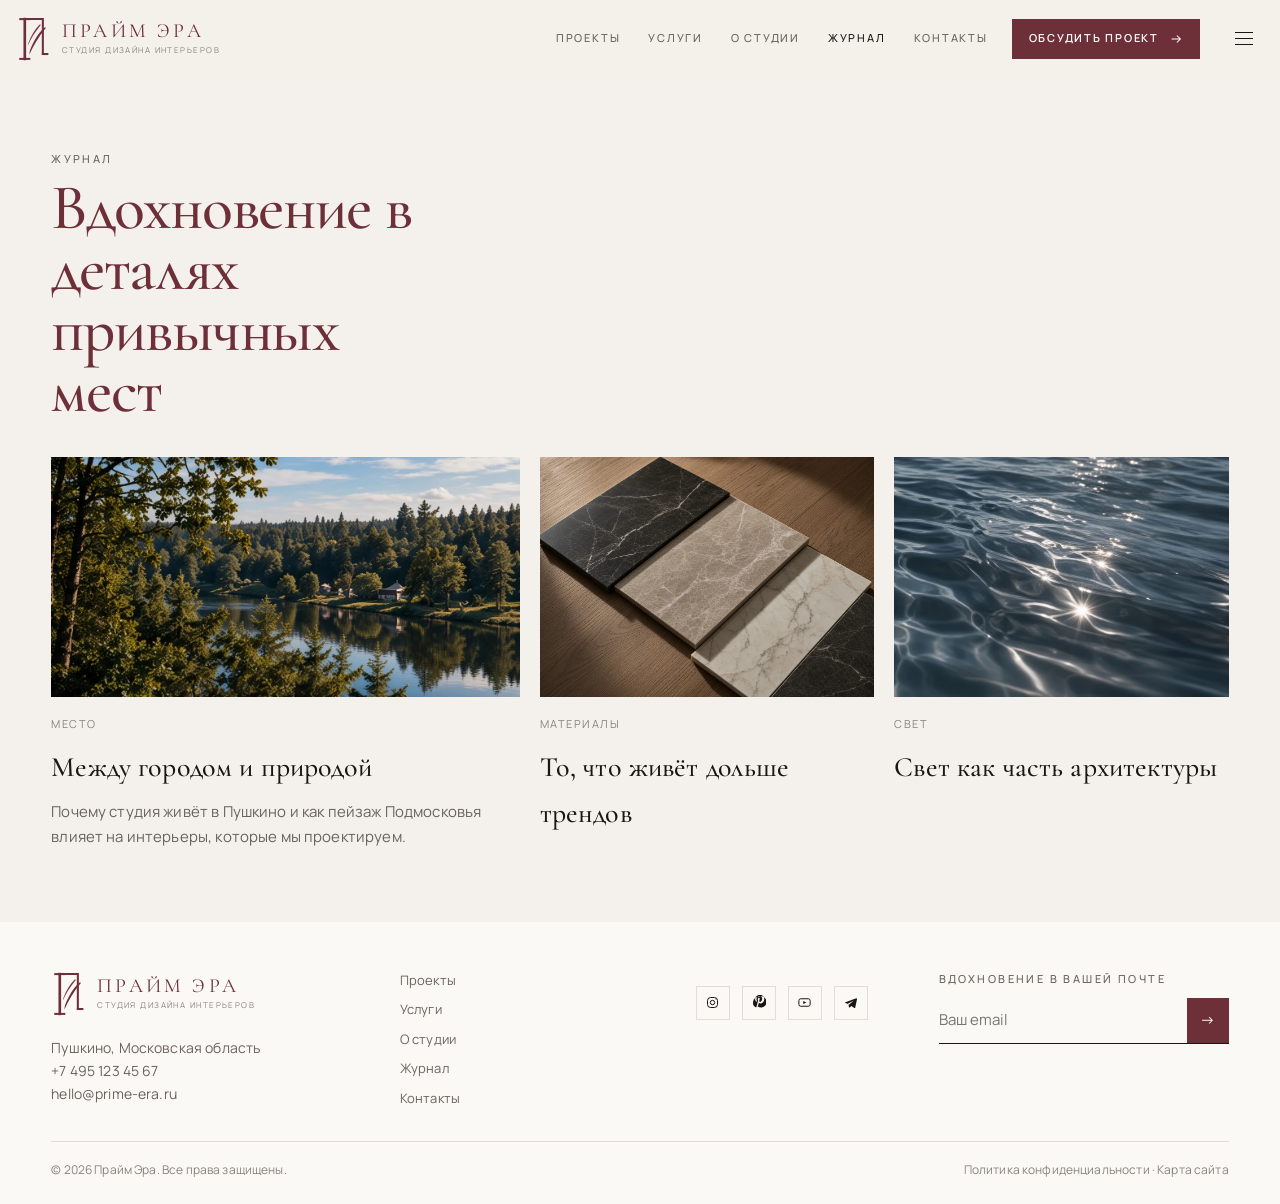
<file: journal.html>
<!DOCTYPE html>
<html lang="ru">
<head>
  <meta charset="UTF-8">
  <meta name="viewport" content="width=device-width, initial-scale=1">
  <title>Журнал — Прайм Эра</title>
  <meta name="description" content="Заметки студии Прайм Эра о свете, материалах и жизни пространства.">
  <link rel="canonical" href="https://prime-era.ru/journal.html">
  <meta property="og:title" content="Журнал — Прайм Эра">
  <meta property="og:description" content="Заметки студии Прайм Эра о свете, материалах и жизни пространства.">
  <meta property="og:type" content="website">
  <meta property="og:image" content="images/jpeg/bordovye-listya-firmennyy-akcent-prime-era.jpg">
  <link rel="icon" href="images/brand/favicon.png" type="image/png">
  <link rel="apple-touch-icon" href="images/brand/apple-touch-icon.png">
  <link rel="preconnect" href="https://fonts.googleapis.com">
  <link rel="preconnect" href="https://fonts.gstatic.com" crossorigin>
  <link href="https://fonts.googleapis.com/css2?family=Cormorant+Garamond:ital,wght@0,400;0,500;0,600;1,400;1,500&family=Manrope:wght@300;400;500;600;700&display=swap" rel="stylesheet">
  <link rel="stylesheet" href="css/styles.css">
</head>
<body>
  <a class="skip" href="#content">К содержанию</a>
  <header class="header" data-header>
    <div class="header__inner">
      <a class="logo" href="index.html">
        <img src="images/brand/mark.svg" alt="" width="34" height="48">
        <span class="logo__text">
          <span class="logo__name">Прайм Эра</span>
          <span class="logo__tag">Студия дизайна интерьеров</span>
        </span>
      </a>
      <nav class="nav" aria-label="Основное меню">
        <a href="projects.html">Проекты</a>
        <a href="services.html">Услуги</a>
        <a href="about.html">О студии</a>
        <a href="journal.html" class="is-active">Журнал</a>
        <a href="contacts.html">Контакты</a>
      </nav>
      <a class="btn btn--burgundy btn--sm" href="contacts.html" data-open-modal>Обсудить проект <svg viewBox="0 0 16 16" fill="none" aria-hidden="true"><path d="M3 8h10M9 4l4 4-4 4" stroke="currentColor" stroke-width="1.2"/></svg></a>
      <button class="menu-btn" type="button" data-open-menu aria-label="Открыть меню"><span></span></button>
    </div>
  </header>
  <main id="content">

    <section class="section">
      <div class="container">
        <p class="eyebrow">Журнал</p>
        <h1 class="display" style="font-size:clamp(40px,6vw,64px);max-width:12ch;margin:10px 0 36px">Вдохновение в деталях привычных мест</h1>
        <div class="article-grid">
          <article class="article-card">
            <picture>
              <source type="image/webp" srcset="images/webp/podmoskove-priroda-reka-pushkino.webp">
              <img src="images/jpeg/podmoskove-priroda-reka-pushkino.jpg" alt="Река и лесной пейзаж Подмосковья" width="1200" height="800" loading="lazy" decoding="async">
            </picture>
            <small>Место</small>
            <h3>Между городом и природой</h3>
            <p class="lead" style="margin-top:10px">Почему студия живёт в Пушкино и как пейзаж Подмосковья влияет на интерьеры, которые мы проектируем.</p>
          </article>
          <article class="article-card">
            <picture>
              <source type="image/webp" srcset="images/webp/komplektaciya-podbor-materialov-interera.webp">
              <img src="images/jpeg/komplektaciya-podbor-materialov-interera.jpg" alt="Натуральные материалы" width="640" height="420" loading="lazy" decoding="async">
            </picture>
            <small>Материалы</small>
            <h3>То, что живёт дольше трендов</h3>
          </article>
          <article class="article-card">
            <picture>
              <source type="image/webp" srcset="images/webp/tekstura-vody-podmoskove.webp">
              <img src="images/jpeg/tekstura-vody-podmoskove.jpg" alt="Свет на воде" width="900" height="500" loading="lazy" decoding="async">
            </picture>
            <small>Свет</small>
            <h3>Свет как часть архитектуры</h3>
          </article>
        </div>
      </div>
    </section>
  </main>
  <footer class="footer">
    <div class="container footer__grid">
      <div>
        <a class="logo" href="index.html">
          <img src="images/brand/mark.svg" alt="" width="34" height="48">
          <span class="logo__text">
            <span class="logo__name">Прайм Эра</span>
            <span class="logo__tag">Студия дизайна интерьеров</span>
          </span>
        </a>
        <address style="margin-top:18px">
          <p>Пушкино, Московская область</p>
          <a href="tel:+74951234567">+7 495 123 45 67</a>
          <a href="mailto:hello@prime-era.ru">hello@prime-era.ru</a>
        </address>
      </div>
      <nav class="footer__nav" aria-label="Навигация в подвале">
        <a href="projects.html">Проекты</a>
        <a href="services.html">Услуги</a>
        <a href="about.html">О студии</a>
        <a href="journal.html">Журнал</a>
        <a href="contacts.html">Контакты</a>
      </nav>
      <div>
        <div class="social">
          <a href="https://instagram.com" aria-label="Instagram" rel="noreferrer"><svg viewBox="0 0 24 24" fill="none" stroke="currentColor" stroke-width="1.6"><rect x="4" y="4" width="16" height="16" rx="5"/><circle cx="12" cy="12" r="3.5"/><circle cx="17.5" cy="6.5" r="0.8" fill="currentColor" stroke="none"/></svg></a>
          <a href="https://pinterest.com" aria-label="Pinterest" rel="noreferrer"><svg viewBox="0 0 24 24" fill="currentColor"><path d="M12 3.2A8.8 8.8 0 0 0 8.4 20c.1-.7.4-1.8.7-2.6l2.4-9.1s-.6-.3-.6-1.5c0-1.4.8-2.4 1.8-2.4.9 0 1.3.6 1.3 1.4 0 .9-.6 2.2-.9 3.4-.2 1 .6 1.8 1.6 1.8 1.9 0 3.2-2.4 3.2-5.3 0-2.2-1.5-3.8-4.2-3.8-3.1 0-5 2.3-5 4.9 0 .9.3 1.8.7 2.3.1.1.1.2.1.3l-.3 1.1c0 .2-.1.3-.4.2-1.5-.6-2.2-2.3-2.2-4.2 0-3.1 2.6-6.8 7.8-6.8 4.1 0 6.8 3 6.8 6.2 0 4.3-2.4 7.5-5.9 7.5-1.2 0-2.3-.6-2.7-1.4l-.7 2.8c-.3 1-1 2.2-1.5 3A8.8 8.8 0 1 0 12 3.2Z"/></svg></a>
          <a href="https://youtube.com" aria-label="YouTube" rel="noreferrer"><svg viewBox="0 0 24 24" fill="none" stroke="currentColor" stroke-width="1.6"><rect x="3" y="6" width="18" height="12" rx="3"/><path d="M10 9.5v5l5-2.5-5-2.5z" fill="currentColor" stroke="none"/></svg></a>
          <a href="https://t.me" aria-label="Telegram" rel="noreferrer"><svg viewBox="0 0 24 24" fill="currentColor"><path d="M20.2 5.4 3.9 11.6c-1.1.4-1.1 1 0 1.3l4.2 1.3 1.6 5c.2.6.3.8.8.8.4 0 .6-.2.8-.4l2.3-2.2 4.4 3.2c.8.5 1.4.2 1.6-.8l2.8-13.2c.3-1.2-.4-1.7-1.2-1.2Zm-2.9 3.3-7.8 7-.3 3.2-1.5-5.1 9.6-5.1Z"/></svg></a>
        </div>
      </div>
      <form data-form>
        <p class="eyebrow" style="margin-bottom:10px">Вдохновение в вашей почте</p>
        <div class="news-form">
          <input type="email" name="email" placeholder="Ваш email" required>
          <button type="submit" aria-label="Подписаться">→</button>
        </div>
        <p class="form-ok" data-form-ok>Спасибо. Мы пришлём письма о проектах и материалах.</p>
      </form>
    </div>
    <div class="container footer__bottom">
      <p>© 2026 Прайм Эра. Все права защищены.</p>
      <p><a href="privacy.html">Политика конфиденциальности</a> · <a href="sitemap.xml">Карта сайта</a></p>
    </div>
  </footer>
  <div class="overlay" data-menu>
    <div class="overlay__nav">
      <button class="menu-btn menu-btn--close" type="button" data-close-menu aria-label="Закрыть меню" style="align-self:flex-end"><span></span></button>
      <nav>
        <a class="menu-link" href="projects.html">Проекты</a>
        <a class="menu-link" href="services.html">Услуги</a>
        <a class="menu-link" href="about.html">О студии</a>
        <a class="menu-link" href="journal.html">Журнал</a>
        <a class="menu-link" href="contacts.html">Контакты</a>
      </nav>
      <div class="overlay__contacts">
        <p>Пушкино, Московская область</p>
        <p><a href="tel:+74951234567">+7 495 123 45 67</a></p>
        <p><a href="mailto:hello@prime-era.ru">hello@prime-era.ru</a></p>
      </div>
    </div>
    <div class="overlay__visual">
      <img src="images/jpeg/podmoskove-priroda-reka-pushkino.jpg" alt="" width="1200" height="800">
      <span>Вдохновение в деталях привычных мест</span>
    </div>
  </div>
  <div class="modal" data-modal>
    <div class="modal__card">
      <button class="link-arrow" type="button" data-close-modal style="float:right">Закрыть</button>
      <p class="eyebrow">Первая встреча</p>
      <h2 class="display">Обсудим ваш проект</h2>
      <p class="lead">Расскажите о пространстве, которое хотите создать.</p>
      <form class="form" data-form>
        <label>Имя <input name="name" required></label>
        <label>Телефон <input type="tel" name="phone" required></label>
        <label>Email <input type="email" name="email"></label>
        <label>О проекте <textarea name="message"></textarea></label>
        <button class="btn btn--burgundy" type="submit">Оставить заявку</button>
        <p class="form-ok" data-form-ok>Заявка отправлена. Мы свяжемся с вами в ближайшее время.</p>
      </form>
    </div>
  </div>
  <div class="lightbox" data-lightbox>
    <button class="close" type="button" data-close-lightbox aria-label="Закрыть">×</button>
    <img alt="">
  </div>
  <script src="js/main.js"></script>
</body>
</html>
</file>
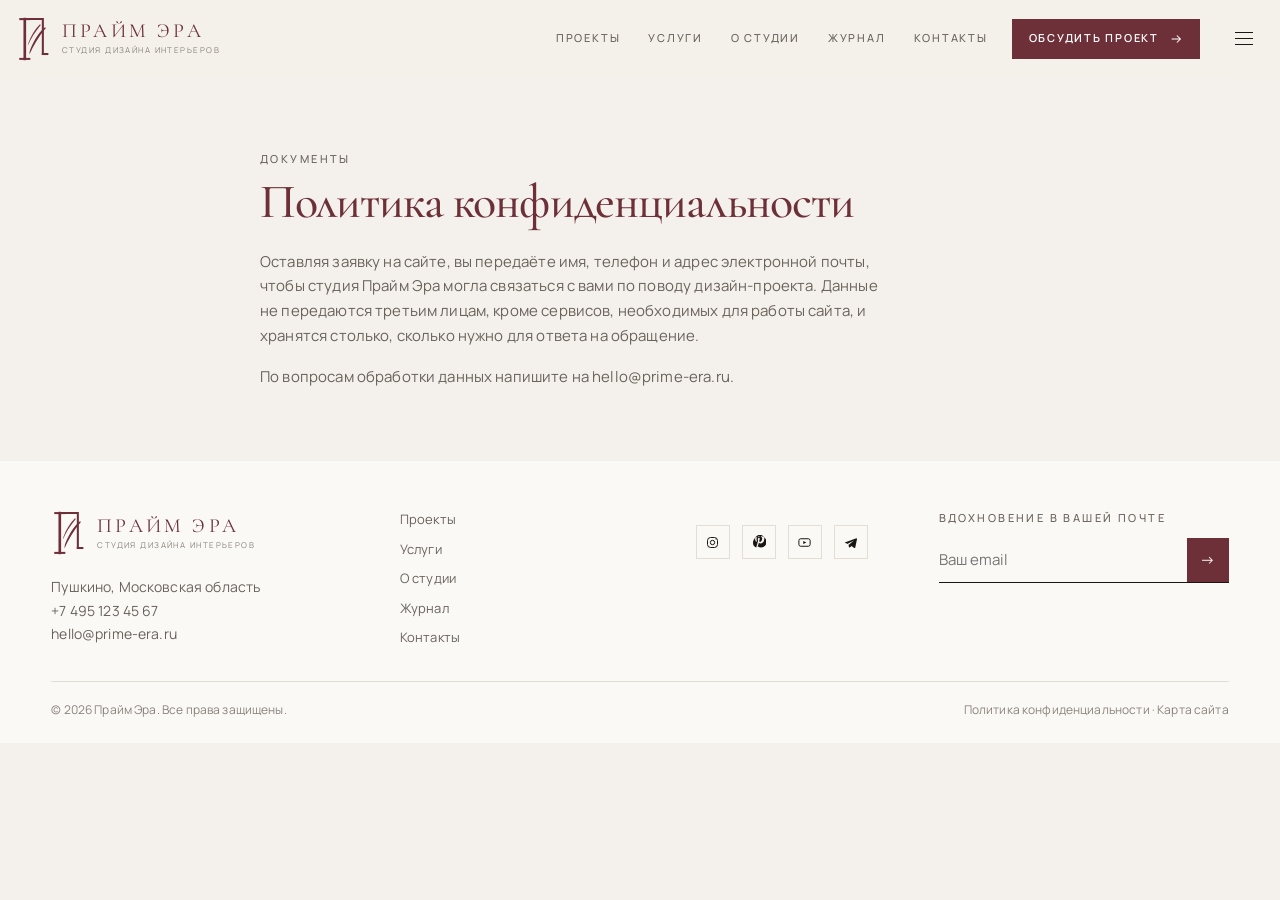
<file: privacy.html>
<!DOCTYPE html>
<html lang="ru">
<head>
  <meta charset="UTF-8">
  <meta name="viewport" content="width=device-width, initial-scale=1">
  <title>Политика конфиденциальности — Прайм Эра</title>
  <meta name="description" content="Политика обработки персональных данных студии Прайм Эра.">
  <link rel="canonical" href="https://prime-era.ru/privacy.html">
  <meta property="og:title" content="Политика конфиденциальности — Прайм Эра">
  <meta property="og:description" content="Политика обработки персональных данных студии Прайм Эра.">
  <meta property="og:type" content="website">
  <meta property="og:image" content="images/jpeg/prime-era-dekor-kamen-knigi.jpg">
  <link rel="icon" href="images/brand/favicon.png" type="image/png">
  <link rel="apple-touch-icon" href="images/brand/apple-touch-icon.png">
  <link rel="preconnect" href="https://fonts.googleapis.com">
  <link rel="preconnect" href="https://fonts.gstatic.com" crossorigin>
  <link href="https://fonts.googleapis.com/css2?family=Cormorant+Garamond:ital,wght@0,400;0,500;0,600;1,400;1,500&family=Manrope:wght@300;400;500;600;700&display=swap" rel="stylesheet">
  <link rel="stylesheet" href="css/styles.css">
</head>
<body>
  <a class="skip" href="#content">К содержанию</a>
  <header class="header" data-header>
    <div class="header__inner">
      <a class="logo" href="index.html">
        <img src="images/brand/mark.svg" alt="" width="34" height="48">
        <span class="logo__text">
          <span class="logo__name">Прайм Эра</span>
          <span class="logo__tag">Студия дизайна интерьеров</span>
        </span>
      </a>
      <nav class="nav" aria-label="Основное меню">
        <a href="projects.html">Проекты</a>
        <a href="services.html">Услуги</a>
        <a href="about.html">О студии</a>
        <a href="journal.html">Журнал</a>
        <a href="contacts.html">Контакты</a>
      </nav>
      <a class="btn btn--burgundy btn--sm" href="contacts.html" data-open-modal>Обсудить проект <svg viewBox="0 0 16 16" fill="none" aria-hidden="true"><path d="M3 8h10M9 4l4 4-4 4" stroke="currentColor" stroke-width="1.2"/></svg></a>
      <button class="menu-btn" type="button" data-open-menu aria-label="Открыть меню"><span></span></button>
    </div>
  </header>
  <main id="content">

    <section class="section">
      <div class="container" style="max-width:760px">
        <p class="eyebrow">Документы</p>
        <h1 class="display" style="font-size:48px;margin:12px 0 24px">Политика конфиденциальности</h1>
        <p class="lead">Оставляя заявку на сайте, вы передаёте имя, телефон и адрес электронной почты, чтобы студия Прайм Эра могла связаться с вами по поводу дизайн-проекта. Данные не передаются третьим лицам, кроме сервисов, необходимых для работы сайта, и хранятся столько, сколько нужно для ответа на обращение.</p>
        <p class="lead" style="margin-top:16px">По вопросам обработки данных напишите на hello@prime-era.ru.</p>
      </div>
    </section>
  </main>
  <footer class="footer">
    <div class="container footer__grid">
      <div>
        <a class="logo" href="index.html">
          <img src="images/brand/mark.svg" alt="" width="34" height="48">
          <span class="logo__text">
            <span class="logo__name">Прайм Эра</span>
            <span class="logo__tag">Студия дизайна интерьеров</span>
          </span>
        </a>
        <address style="margin-top:18px">
          <p>Пушкино, Московская область</p>
          <a href="tel:+74951234567">+7 495 123 45 67</a>
          <a href="mailto:hello@prime-era.ru">hello@prime-era.ru</a>
        </address>
      </div>
      <nav class="footer__nav" aria-label="Навигация в подвале">
        <a href="projects.html">Проекты</a>
        <a href="services.html">Услуги</a>
        <a href="about.html">О студии</a>
        <a href="journal.html">Журнал</a>
        <a href="contacts.html">Контакты</a>
      </nav>
      <div>
        <div class="social">
          <a href="https://instagram.com" aria-label="Instagram" rel="noreferrer"><svg viewBox="0 0 24 24" fill="none" stroke="currentColor" stroke-width="1.6"><rect x="4" y="4" width="16" height="16" rx="5"/><circle cx="12" cy="12" r="3.5"/><circle cx="17.5" cy="6.5" r="0.8" fill="currentColor" stroke="none"/></svg></a>
          <a href="https://pinterest.com" aria-label="Pinterest" rel="noreferrer"><svg viewBox="0 0 24 24" fill="currentColor"><path d="M12 3.2A8.8 8.8 0 0 0 8.4 20c.1-.7.4-1.8.7-2.6l2.4-9.1s-.6-.3-.6-1.5c0-1.4.8-2.4 1.8-2.4.9 0 1.3.6 1.3 1.4 0 .9-.6 2.2-.9 3.4-.2 1 .6 1.8 1.6 1.8 1.9 0 3.2-2.4 3.2-5.3 0-2.2-1.5-3.8-4.2-3.8-3.1 0-5 2.3-5 4.9 0 .9.3 1.8.7 2.3.1.1.1.2.1.3l-.3 1.1c0 .2-.1.3-.4.2-1.5-.6-2.2-2.3-2.2-4.2 0-3.1 2.6-6.8 7.8-6.8 4.1 0 6.8 3 6.8 6.2 0 4.3-2.4 7.5-5.9 7.5-1.2 0-2.3-.6-2.7-1.4l-.7 2.8c-.3 1-1 2.2-1.5 3A8.8 8.8 0 1 0 12 3.2Z"/></svg></a>
          <a href="https://youtube.com" aria-label="YouTube" rel="noreferrer"><svg viewBox="0 0 24 24" fill="none" stroke="currentColor" stroke-width="1.6"><rect x="3" y="6" width="18" height="12" rx="3"/><path d="M10 9.5v5l5-2.5-5-2.5z" fill="currentColor" stroke="none"/></svg></a>
          <a href="https://t.me" aria-label="Telegram" rel="noreferrer"><svg viewBox="0 0 24 24" fill="currentColor"><path d="M20.2 5.4 3.9 11.6c-1.1.4-1.1 1 0 1.3l4.2 1.3 1.6 5c.2.6.3.8.8.8.4 0 .6-.2.8-.4l2.3-2.2 4.4 3.2c.8.5 1.4.2 1.6-.8l2.8-13.2c.3-1.2-.4-1.7-1.2-1.2Zm-2.9 3.3-7.8 7-.3 3.2-1.5-5.1 9.6-5.1Z"/></svg></a>
        </div>
      </div>
      <form data-form>
        <p class="eyebrow" style="margin-bottom:10px">Вдохновение в вашей почте</p>
        <div class="news-form">
          <input type="email" name="email" placeholder="Ваш email" required>
          <button type="submit" aria-label="Подписаться">→</button>
        </div>
        <p class="form-ok" data-form-ok>Спасибо. Мы пришлём письма о проектах и материалах.</p>
      </form>
    </div>
    <div class="container footer__bottom">
      <p>© 2026 Прайм Эра. Все права защищены.</p>
      <p><a href="privacy.html">Политика конфиденциальности</a> · <a href="sitemap.xml">Карта сайта</a></p>
    </div>
  </footer>
  <div class="overlay" data-menu>
    <div class="overlay__nav">
      <button class="menu-btn menu-btn--close" type="button" data-close-menu aria-label="Закрыть меню" style="align-self:flex-end"><span></span></button>
      <nav>
        <a class="menu-link" href="projects.html">Проекты</a>
        <a class="menu-link" href="services.html">Услуги</a>
        <a class="menu-link" href="about.html">О студии</a>
        <a class="menu-link" href="journal.html">Журнал</a>
        <a class="menu-link" href="contacts.html">Контакты</a>
      </nav>
      <div class="overlay__contacts">
        <p>Пушкино, Московская область</p>
        <p><a href="tel:+74951234567">+7 495 123 45 67</a></p>
        <p><a href="mailto:hello@prime-era.ru">hello@prime-era.ru</a></p>
      </div>
    </div>
    <div class="overlay__visual">
      <img src="images/jpeg/podmoskove-priroda-reka-pushkino.jpg" alt="" width="1200" height="800">
      <span>Вдохновение в деталях привычных мест</span>
    </div>
  </div>
  <div class="modal" data-modal>
    <div class="modal__card">
      <button class="link-arrow" type="button" data-close-modal style="float:right">Закрыть</button>
      <p class="eyebrow">Первая встреча</p>
      <h2 class="display">Обсудим ваш проект</h2>
      <p class="lead">Расскажите о пространстве, которое хотите создать.</p>
      <form class="form" data-form>
        <label>Имя <input name="name" required></label>
        <label>Телефон <input type="tel" name="phone" required></label>
        <label>Email <input type="email" name="email"></label>
        <label>О проекте <textarea name="message"></textarea></label>
        <button class="btn btn--burgundy" type="submit">Оставить заявку</button>
        <p class="form-ok" data-form-ok>Заявка отправлена. Мы свяжемся с вами в ближайшее время.</p>
      </form>
    </div>
  </div>
  <div class="lightbox" data-lightbox>
    <button class="close" type="button" data-close-lightbox aria-label="Закрыть">×</button>
    <img alt="">
  </div>
  <script src="js/main.js"></script>
</body>
</html>
</file>
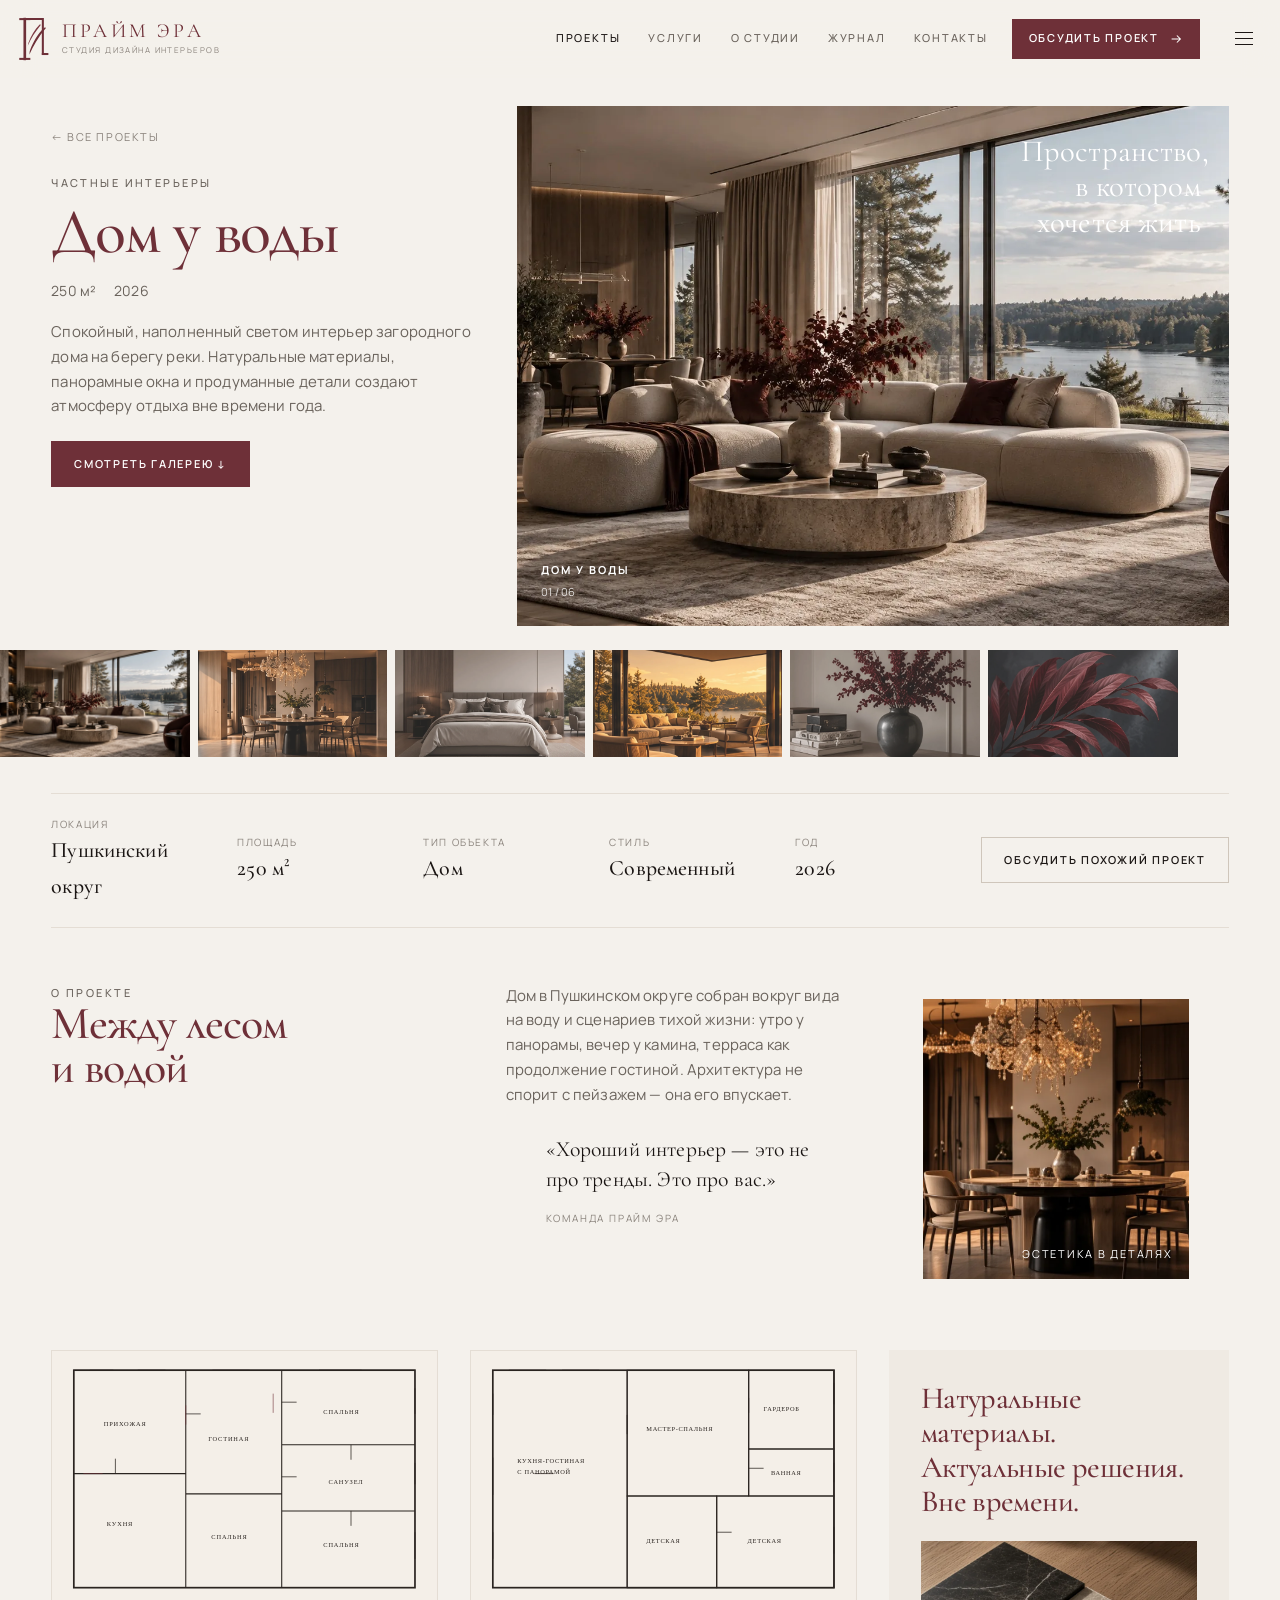
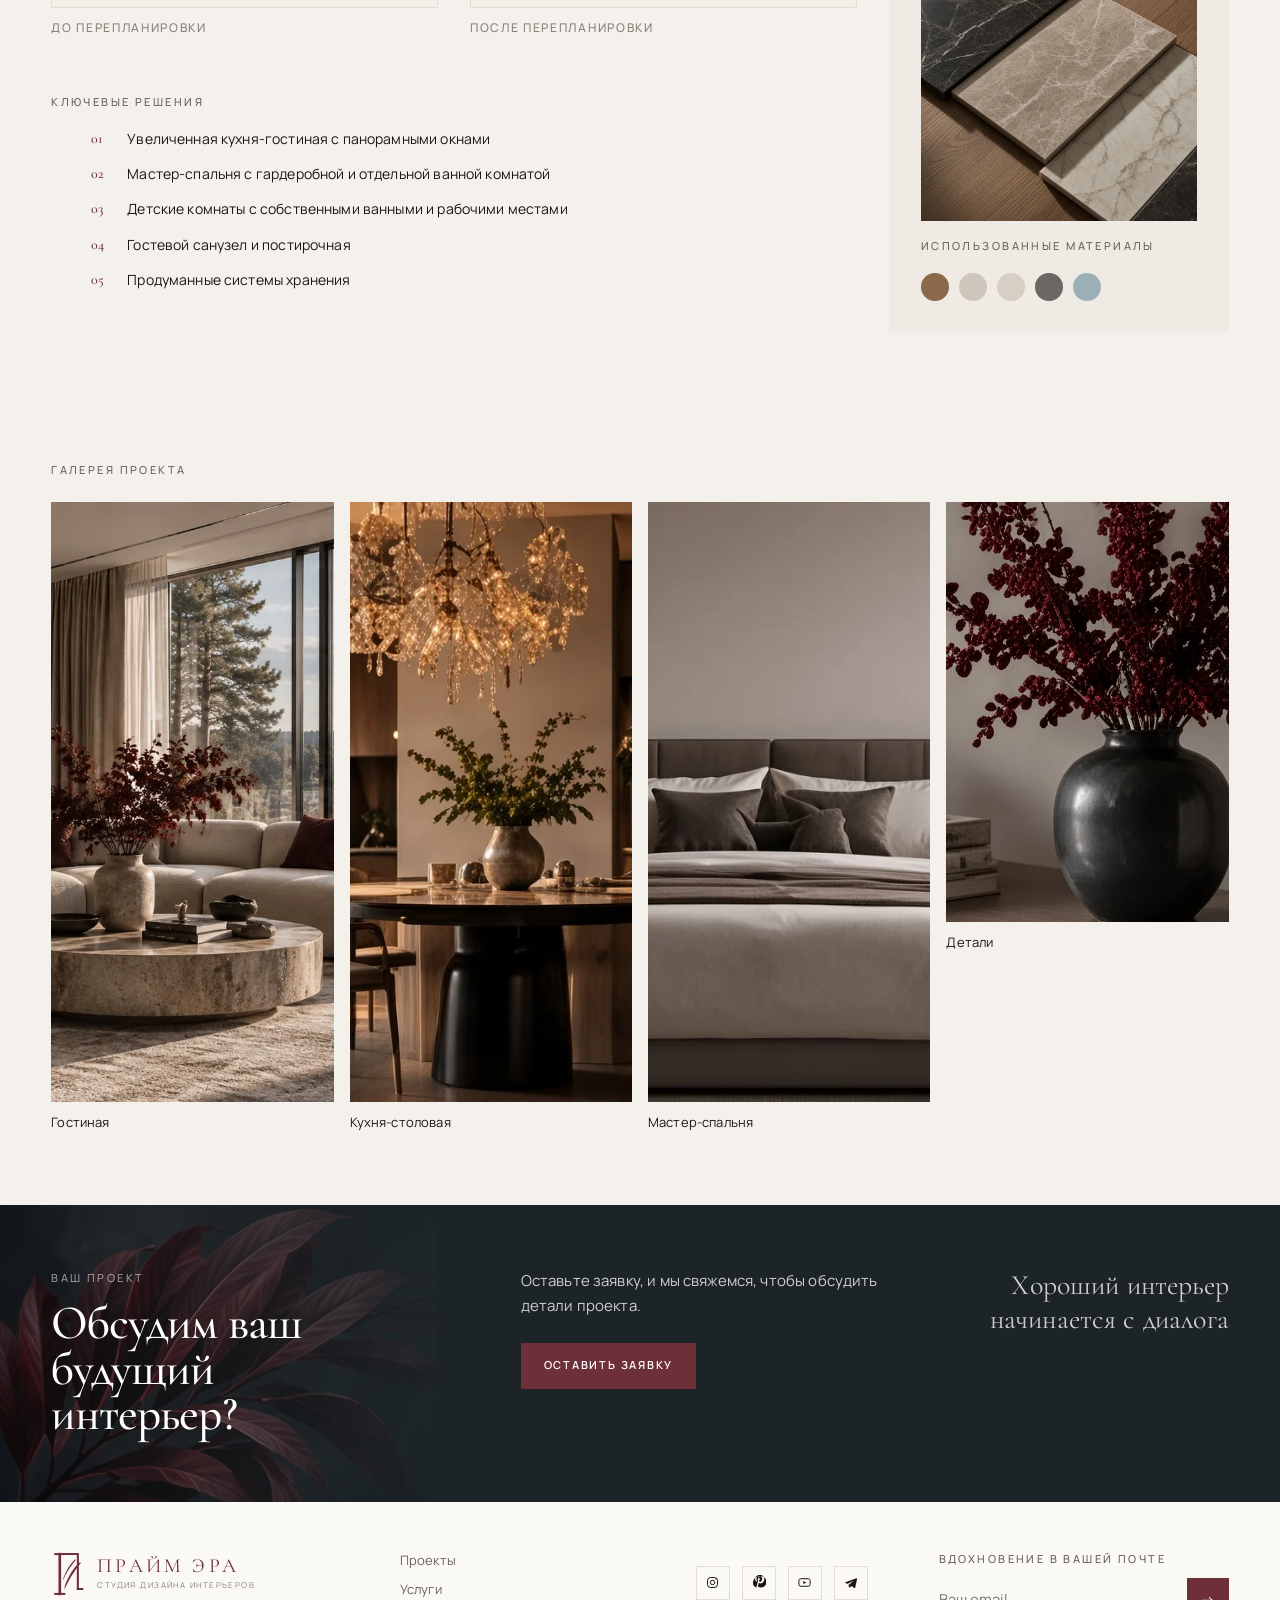
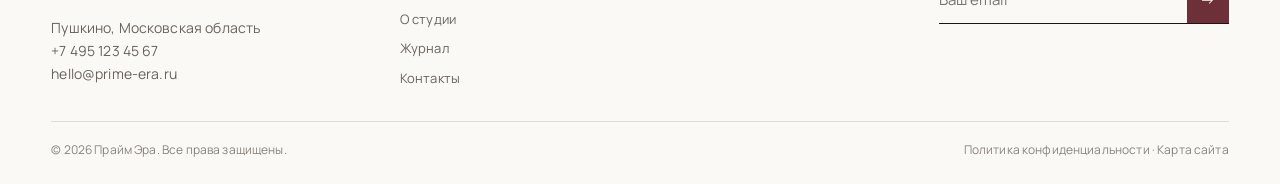
<file: project-dom-u-vody.html>
<!DOCTYPE html>
<html lang="ru">
<head>
  <meta charset="UTF-8">
  <meta name="viewport" content="width=device-width, initial-scale=1">
  <title>Дом у воды — Прайм Эра</title>
  <meta name="description" content="Спокойный, наполненный светом интерьер загородного дома на берегу реки. Натуральные материалы, панорамные окна и продуманные детали создают атмосферу отдыха вне времени года.">
  <link rel="canonical" href="https://prime-era.ru/project-dom-u-vody.html">
  <meta property="og:title" content="Дом у воды — Прайм Эра">
  <meta property="og:description" content="Спокойный, наполненный светом интерьер загородного дома на берегу реки. Натуральные материалы, панорамные окна и продуманные детали создают атмосферу отдыха вне времени года.">
  <meta property="og:type" content="website">
  <meta property="og:image" content="images/jpeg/prime-era-dizayn-interera-pushkino-hero.jpg">
  <link rel="icon" href="images/brand/favicon.png" type="image/png">
  <link rel="apple-touch-icon" href="images/brand/apple-touch-icon.png">
  <link rel="preconnect" href="https://fonts.googleapis.com">
  <link rel="preconnect" href="https://fonts.gstatic.com" crossorigin>
  <link href="https://fonts.googleapis.com/css2?family=Cormorant+Garamond:ital,wght@0,400;0,500;0,600;1,400;1,500&family=Manrope:wght@300;400;500;600;700&display=swap" rel="stylesheet">
  <link rel="stylesheet" href="css/styles.css">
</head>
<body>
  <a class="skip" href="#content">К содержанию</a>
  <header class="header" data-header>
    <div class="header__inner">
      <a class="logo" href="index.html">
        <img src="images/brand/mark.svg" alt="" width="34" height="48">
        <span class="logo__text">
          <span class="logo__name">Прайм Эра</span>
          <span class="logo__tag">Студия дизайна интерьеров</span>
        </span>
      </a>
      <nav class="nav" aria-label="Основное меню">
        <a href="projects.html" class="is-active">Проекты</a>
        <a href="services.html">Услуги</a>
        <a href="about.html">О студии</a>
        <a href="journal.html">Журнал</a>
        <a href="contacts.html">Контакты</a>
      </nav>
      <a class="btn btn--burgundy btn--sm" href="contacts.html" data-open-modal>Обсудить проект <svg viewBox="0 0 16 16" fill="none" aria-hidden="true"><path d="M3 8h10M9 4l4 4-4 4" stroke="currentColor" stroke-width="1.2"/></svg></a>
      <button class="menu-btn" type="button" data-open-menu aria-label="Открыть меню"><span></span></button>
    </div>
  </header>
  <main id="content">

    <section class="container page-hero">
      <div class="page-hero__copy">
        <a class="crumbs" href="projects.html">← Все проекты</a>
        <p class="eyebrow">Частные интерьеры</p>
        <h1 class="display">Дом у воды</h1>
        <p class="meta-row"><span>250 м²</span><span>2026</span></p>
        <p class="lead">Спокойный, наполненный светом интерьер загородного дома на берегу реки. Натуральные материалы, панорамные окна и продуманные детали создают атмосферу отдыха вне времени года.</p>
        <a class="btn btn--burgundy" href="#gallery" style="margin-top:22px">Смотреть галерею ↓</a>
      </div>
      <div class="page-hero__media" data-gallery-stage>
        <picture>
              <source type="image/webp" srcset="images/webp/prime-era-dizayn-interera-pushkino-hero.webp">
              <img src="images/jpeg/prime-era-dizayn-interera-pushkino-hero.jpg" alt="Современная гостиная с панорамным видом на воду — дизайн студии Прайм Эра" width="1774" height="887" decoding="async">
            </picture>
        <p class="hero__quote">Пространство, в котором хочется жить</p>
        <div class="hero__meta">
          <p><strong>Дом у воды</strong><span data-gallery-count>01 / 06</span></p>
        </div>
      </div>
    </section>
    <div class="container thumbs"><button type="button" data-thumb data-webp="images/webp/prime-era-dizayn-interera-pushkino-hero.webp" data-jpg="images/jpeg/prime-era-dizayn-interera-pushkino-hero.jpg" data-alt="Гостиная" data-index="01 / 06" class='is-active'><picture>
              <source type="image/webp" srcset="images/webp/prime-era-dizayn-interera-pushkino-hero.webp">
              <img src="images/jpeg/prime-era-dizayn-interera-pushkino-hero.jpg" alt="Гостиная" width="300" height="180" loading="lazy" decoding="async">
            </picture></button><button type="button" data-thumb data-webp="images/webp/dizayn-zagorodnogo-doma-podmoskove.webp" data-jpg="images/jpeg/dizayn-zagorodnogo-doma-podmoskove.jpg" data-alt="Кухня-столовая" data-index="02 / 06"><picture>
              <source type="image/webp" srcset="images/webp/dizayn-zagorodnogo-doma-podmoskove.webp">
              <img src="images/jpeg/dizayn-zagorodnogo-doma-podmoskove.jpg" alt="Кухня-столовая" width="300" height="180" loading="lazy" decoding="async">
            </picture></button><button type="button" data-thumb data-webp="images/webp/dizayn-spalni-pushkino-minimalizm.webp" data-jpg="images/jpeg/dizayn-spalni-pushkino-minimalizm.jpg" data-alt="Спальня" data-index="03 / 06"><picture>
              <source type="image/webp" srcset="images/webp/dizayn-spalni-pushkino-minimalizm.webp">
              <img src="images/jpeg/dizayn-spalni-pushkino-minimalizm.jpg" alt="Спальня" width="300" height="180" loading="lazy" decoding="async">
            </picture></button><button type="button" data-thumb data-webp="images/webp/interer-doma-u-vody-pushkinskiy-okrug.webp" data-jpg="images/jpeg/interer-doma-u-vody-pushkinskiy-okrug.jpg" data-alt="Терраса" data-index="04 / 06"><picture>
              <source type="image/webp" srcset="images/webp/interer-doma-u-vody-pushkinskiy-okrug.webp">
              <img src="images/jpeg/interer-doma-u-vody-pushkinskiy-okrug.jpg" alt="Терраса" width="300" height="180" loading="lazy" decoding="async">
            </picture></button><button type="button" data-thumb data-webp="images/webp/dekorirovanie-interera-prime-era.webp" data-jpg="images/jpeg/dekorirovanie-interera-prime-era.jpg" data-alt="Детали" data-index="05 / 06"><picture>
              <source type="image/webp" srcset="images/webp/dekorirovanie-interera-prime-era.webp">
              <img src="images/jpeg/dekorirovanie-interera-prime-era.jpg" alt="Детали" width="300" height="180" loading="lazy" decoding="async">
            </picture></button><button type="button" data-thumb data-webp="images/webp/bordovye-listya-firmennyy-akcent-prime-era.webp" data-jpg="images/jpeg/bordovye-listya-firmennyy-akcent-prime-era.jpg" data-alt="Бордовые листья — фирменный декоративный акцент Прайм Эра" data-index="06 / 06"><picture>
              <source type="image/webp" srcset="images/webp/bordovye-listya-firmennyy-akcent-prime-era.webp">
              <img src="images/jpeg/bordovye-listya-firmennyy-akcent-prime-era.jpg" alt="Бордовые листья — фирменный декоративный акцент Прайм Эра" width="300" height="180" loading="lazy" decoding="async">
            </picture></button></div>
    <div class="container facts">
      <p><span>Локация</span><strong>Пушкинский округ</strong></p>
      <p><span>Площадь</span><strong>250 м²</strong></p>
      <p><span>Тип объекта</span><strong>Дом</strong></p>
      <p><span>Стиль</span><strong>Современный</strong></p>
      <p><span>Год</span><strong>2026</strong></p>
      <a class="btn btn--ghost" href="contacts.html" data-open-modal>Обсудить похожий проект</a>
    </div>
    <section class="container prose-grid">
      <div>
        <p class="eyebrow">О проекте</p>
        <h2 class="display">Между лесом и водой</h2>
      </div>
      <div>
        <p>Дом в Пушкинском округе собран вокруг вида на воду и сценариев тихой жизни: утро у панорамы, вечер у камина, терраса как продолжение гостиной. Архитектура не спорит с пейзажем — она его впускает.</p>
        <blockquote class="quote" style="margin-top:28px">«Хороший интерьер — это не про тренды. Это про вас.»<footer>Команда Прайм Эра</footer></blockquote>
      </div>
      <figure class="side-photo">
        <picture>
              <source type="image/webp" srcset="images/webp/dizayn-zagorodnogo-doma-podmoskove.webp">
              <img src="images/jpeg/dizayn-zagorodnogo-doma-podmoskove.jpg" alt="Эстетика в деталях" width="900" height="600" loading="lazy" decoding="async">
            </picture>
        <span>Эстетика в деталях</span>
      </figure>
    </section>
    <section class="container plans">
      <figure class="plan-card">
        <div class="plan-frame"><svg xmlns="http://www.w3.org/2000/svg" viewBox="0 0 720 480" role="img" aria-label="План квартиры до перепланировки">
  <rect width="720" height="480" fill="#f4efe8"/>
  <g fill="none" stroke="#2a2420" stroke-linejoin="miter">
    <rect x="40" y="36" width="640" height="408" stroke-width="3.2"/>
    <path stroke-width="2" d="M250 36v408M430 36v408M40 230h210M250 268h180M430 176h250M430 300h250"/>
    <path stroke-width="2" d="M40 36h640"/>
  </g>
  <g fill="none" stroke="#2a2420" stroke-width="1.4">
    <path d="M118 230v-28M250 118h28M430 96h28M430 236h28M560 176v28M560 300v28"/>
  </g>
  <g fill="none" stroke="#6e3038" stroke-width="1.1">
    <path d="M70 36v0"/><path d="M58 230h36"/><path d="M250 102v36"/><path d="M414 80v36"/>
  </g>
  <g fill="#2a2420" font-family="Georgia, 'Times New Roman', serif" font-size="12" letter-spacing="1.6">
    <text x="96" y="140">ПРИХОЖАЯ</text>
    <text x="102" y="328">КУХНЯ</text>
    <text x="292" y="168">ГОСТИНАЯ</text>
    <text x="298" y="352">СПАЛЬНЯ</text>
    <text x="508" y="118">СПАЛЬНЯ</text>
    <text x="518" y="250">САНУЗЕЛ</text>
    <text x="508" y="368">СПАЛЬНЯ</text>
  </g>
  <g fill="none" stroke="#2a2420" stroke-width="1.2">
    <path d="M70 36h44M160 36h52M300 36h70M500 36h80"/>
    <path d="M680 70v48M680 210v40M680 340v50"/>
  </g>
</svg></div>
        <h3>До перепланировки</h3>
      </figure>
      <figure class="plan-card">
        <div class="plan-frame"><svg xmlns="http://www.w3.org/2000/svg" viewBox="0 0 720 480" role="img" aria-label="План квартиры после перепланировки">
  <rect width="720" height="480" fill="#f4efe8"/>
  <g fill="none" stroke="#2a2420" stroke-linejoin="miter">
    <rect x="40" y="36" width="640" height="408" stroke-width="3.2"/>
    <path stroke-width="2" d="M292 36v408"/>
    <path stroke-width="2" d="M292 36h228v236H292z"/>
    <path stroke-width="2" d="M520 36h160v148H520z"/>
    <path stroke-width="2" d="M520 184h160v88H520z"/>
    <path stroke-width="2" d="M292 272h168v172H292z"/>
    <path stroke-width="2" d="M460 272h220v172H460z"/>
  </g>
  <g fill="none" stroke="#2a2420" stroke-width="1.4">
    <path d="M118 230h36M292 120v36M520 88v28M520 220h28M460 340h28"/>
  </g>
  <g fill="#2a2420" font-family="Georgia, 'Times New Roman', serif" font-size="12" letter-spacing="1.2">
    <text x="86" y="210">КУХНЯ-ГОСТИНАЯ</text>
    <text x="86" y="230">С ПАНОРАМОЙ</text>
    <text x="328" y="150">МАСТЕР-СПАЛЬНЯ</text>
    <text x="548" y="112">ГАРДЕРОБ</text>
    <text x="562" y="232">ВАННАЯ</text>
    <text x="328" y="360">ДЕТСКАЯ</text>
    <text x="518" y="360">ДЕТСКАЯ</text>
  </g>
  <g fill="none" stroke="#2a2420" stroke-width="1.2">
    <path d="M70 36h70M170 36h70M40 80v40M40 200v70M40 340v50"/>
    <path d="M680 60v40M680 210v36M680 330v50"/>
  </g>
</svg></div>
        <h3>После перепланировки</h3>
      </figure>
      <div class="keys-block">
        <p class="eyebrow" style="margin-bottom:16px">Ключевые решения</p>
        <ol class="keys">
          <li><b>01</b> Увеличенная кухня-гостиная с панорамными окнами</li>
          <li><b>02</b> Мастер-спальня с гардеробной и отдельной ванной комнатой</li>
          <li><b>03</b> Детские комнаты с собственными ванными и рабочими местами</li>
          <li><b>04</b> Гостевой санузел и постирочная</li>
          <li><b>05</b> Продуманные системы хранения</li>
        </ol>
      </div>
      <aside class="materials">
        <h3>Натуральные материалы. Актуальные решения. Вне времени.</h3>
        <picture>
              <source type="image/webp" srcset="images/webp/komplektaciya-podbor-materialov-interera.webp">
              <img src="images/jpeg/komplektaciya-podbor-materialov-interera.jpg" alt="Натуральные материалы" width="640" height="420" loading="lazy" decoding="async">
            </picture>
        <p class="eyebrow" style="margin-top:16px">Использованные материалы</p>
        <div class="swatches">
          <i style="background:#8a6a4a" title="Дерево"></i>
          <i style="background:#cfc6bb" title="Камень"></i>
          <i style="background:#d8cfc4" title="Текстиль"></i>
          <i style="background:#6b6762" title="Металл"></i>
          <i style="background:#9bb0b6" title="Стекло"></i>
        </div>
      </aside>
    </section>
    <section class="section" id="gallery">
      <div class="container">
        <p class="eyebrow">Галерея проекта</p>
        <div class="gallery-row" style="margin-top:22px">
          <figure>
            <picture>
              <source type="image/webp" srcset="images/webp/prime-era-dizayn-interera-pushkino-hero.webp">
              <img src="images/jpeg/prime-era-dizayn-interera-pushkino-hero.jpg" alt="Гостиная" width="900" height="600" loading="lazy" decoding="async">
            </picture>
            <figcaption>Гостиная</figcaption>
          </figure>
          <figure>
            <picture>
              <source type="image/webp" srcset="images/webp/dizayn-zagorodnogo-doma-podmoskove.webp">
              <img src="images/jpeg/dizayn-zagorodnogo-doma-podmoskove.jpg" alt="Кухня-столовая" width="900" height="600" loading="lazy" decoding="async">
            </picture>
            <figcaption>Кухня-столовая</figcaption>
          </figure>
          <figure>
            <picture>
              <source type="image/webp" srcset="images/webp/dizayn-spalni-pushkino-minimalizm.webp">
              <img src="images/jpeg/dizayn-spalni-pushkino-minimalizm.jpg" alt="Мастер-спальня" width="900" height="600" loading="lazy" decoding="async">
            </picture>
            <figcaption>Мастер-спальня</figcaption>
          </figure>
          <figure>
            <picture>
              <source type="image/webp" srcset="images/webp/dekorirovanie-interera-prime-era.webp">
              <img src="images/jpeg/dekorirovanie-interera-prime-era.jpg" alt="Детали" width="640" height="420" loading="lazy" decoding="async">
            </picture>
            <figcaption>Детали</figcaption>
          </figure>
        </div>
      </div>
    </section>
    
    <section class="cta">
      <div>
        <p class="eyebrow">Ваш проект</p>
        <h2 class="display">Обсудим ваш будущий интерьер?</h2>
      </div>
      <div>
        <p>Оставьте заявку, и мы свяжемся, чтобы обсудить детали проекта.</p>
        <a class="btn btn--burgundy" href="contacts.html" data-open-modal>Оставить заявку</a>
      </div>
      <p class="cta__aside">Хороший интерьер начинается с диалога</p>
    </section>

      </main>
  <footer class="footer">
    <div class="container footer__grid">
      <div>
        <a class="logo" href="index.html">
          <img src="images/brand/mark.svg" alt="" width="34" height="48">
          <span class="logo__text">
            <span class="logo__name">Прайм Эра</span>
            <span class="logo__tag">Студия дизайна интерьеров</span>
          </span>
        </a>
        <address style="margin-top:18px">
          <p>Пушкино, Московская область</p>
          <a href="tel:+74951234567">+7 495 123 45 67</a>
          <a href="mailto:hello@prime-era.ru">hello@prime-era.ru</a>
        </address>
      </div>
      <nav class="footer__nav" aria-label="Навигация в подвале">
        <a href="projects.html">Проекты</a>
        <a href="services.html">Услуги</a>
        <a href="about.html">О студии</a>
        <a href="journal.html">Журнал</a>
        <a href="contacts.html">Контакты</a>
      </nav>
      <div>
        <div class="social">
          <a href="https://instagram.com" aria-label="Instagram" rel="noreferrer"><svg viewBox="0 0 24 24" fill="none" stroke="currentColor" stroke-width="1.6"><rect x="4" y="4" width="16" height="16" rx="5"/><circle cx="12" cy="12" r="3.5"/><circle cx="17.5" cy="6.5" r="0.8" fill="currentColor" stroke="none"/></svg></a>
          <a href="https://pinterest.com" aria-label="Pinterest" rel="noreferrer"><svg viewBox="0 0 24 24" fill="currentColor"><path d="M12 3.2A8.8 8.8 0 0 0 8.4 20c.1-.7.4-1.8.7-2.6l2.4-9.1s-.6-.3-.6-1.5c0-1.4.8-2.4 1.8-2.4.9 0 1.3.6 1.3 1.4 0 .9-.6 2.2-.9 3.4-.2 1 .6 1.8 1.6 1.8 1.9 0 3.2-2.4 3.2-5.3 0-2.2-1.5-3.8-4.2-3.8-3.1 0-5 2.3-5 4.9 0 .9.3 1.8.7 2.3.1.1.1.2.1.3l-.3 1.1c0 .2-.1.3-.4.2-1.5-.6-2.2-2.3-2.2-4.2 0-3.1 2.6-6.8 7.8-6.8 4.1 0 6.8 3 6.8 6.2 0 4.3-2.4 7.5-5.9 7.5-1.2 0-2.3-.6-2.7-1.4l-.7 2.8c-.3 1-1 2.2-1.5 3A8.8 8.8 0 1 0 12 3.2Z"/></svg></a>
          <a href="https://youtube.com" aria-label="YouTube" rel="noreferrer"><svg viewBox="0 0 24 24" fill="none" stroke="currentColor" stroke-width="1.6"><rect x="3" y="6" width="18" height="12" rx="3"/><path d="M10 9.5v5l5-2.5-5-2.5z" fill="currentColor" stroke="none"/></svg></a>
          <a href="https://t.me" aria-label="Telegram" rel="noreferrer"><svg viewBox="0 0 24 24" fill="currentColor"><path d="M20.2 5.4 3.9 11.6c-1.1.4-1.1 1 0 1.3l4.2 1.3 1.6 5c.2.6.3.8.8.8.4 0 .6-.2.8-.4l2.3-2.2 4.4 3.2c.8.5 1.4.2 1.6-.8l2.8-13.2c.3-1.2-.4-1.7-1.2-1.2Zm-2.9 3.3-7.8 7-.3 3.2-1.5-5.1 9.6-5.1Z"/></svg></a>
        </div>
      </div>
      <form data-form>
        <p class="eyebrow" style="margin-bottom:10px">Вдохновение в вашей почте</p>
        <div class="news-form">
          <input type="email" name="email" placeholder="Ваш email" required>
          <button type="submit" aria-label="Подписаться">→</button>
        </div>
        <p class="form-ok" data-form-ok>Спасибо. Мы пришлём письма о проектах и материалах.</p>
      </form>
    </div>
    <div class="container footer__bottom">
      <p>© 2026 Прайм Эра. Все права защищены.</p>
      <p><a href="privacy.html">Политика конфиденциальности</a> · <a href="sitemap.xml">Карта сайта</a></p>
    </div>
  </footer>
  <div class="overlay" data-menu>
    <div class="overlay__nav">
      <button class="menu-btn menu-btn--close" type="button" data-close-menu aria-label="Закрыть меню" style="align-self:flex-end"><span></span></button>
      <nav>
        <a class="menu-link" href="projects.html">Проекты</a>
        <a class="menu-link" href="services.html">Услуги</a>
        <a class="menu-link" href="about.html">О студии</a>
        <a class="menu-link" href="journal.html">Журнал</a>
        <a class="menu-link" href="contacts.html">Контакты</a>
      </nav>
      <div class="overlay__contacts">
        <p>Пушкино, Московская область</p>
        <p><a href="tel:+74951234567">+7 495 123 45 67</a></p>
        <p><a href="mailto:hello@prime-era.ru">hello@prime-era.ru</a></p>
      </div>
    </div>
    <div class="overlay__visual">
      <img src="images/jpeg/podmoskove-priroda-reka-pushkino.jpg" alt="" width="1200" height="800">
      <span>Вдохновение в деталях привычных мест</span>
    </div>
  </div>
  <div class="modal" data-modal>
    <div class="modal__card">
      <button class="link-arrow" type="button" data-close-modal style="float:right">Закрыть</button>
      <p class="eyebrow">Первая встреча</p>
      <h2 class="display">Обсудим ваш проект</h2>
      <p class="lead">Расскажите о пространстве, которое хотите создать.</p>
      <form class="form" data-form>
        <label>Имя <input name="name" required></label>
        <label>Телефон <input type="tel" name="phone" required></label>
        <label>Email <input type="email" name="email"></label>
        <label>О проекте <textarea name="message"></textarea></label>
        <button class="btn btn--burgundy" type="submit">Оставить заявку</button>
        <p class="form-ok" data-form-ok>Заявка отправлена. Мы свяжемся с вами в ближайшее время.</p>
      </form>
    </div>
  </div>
  <div class="lightbox" data-lightbox>
    <button class="close" type="button" data-close-lightbox aria-label="Закрыть">×</button>
    <img alt="">
  </div>
  <script src="js/main.js"></script>
</body>
</html>
</file>
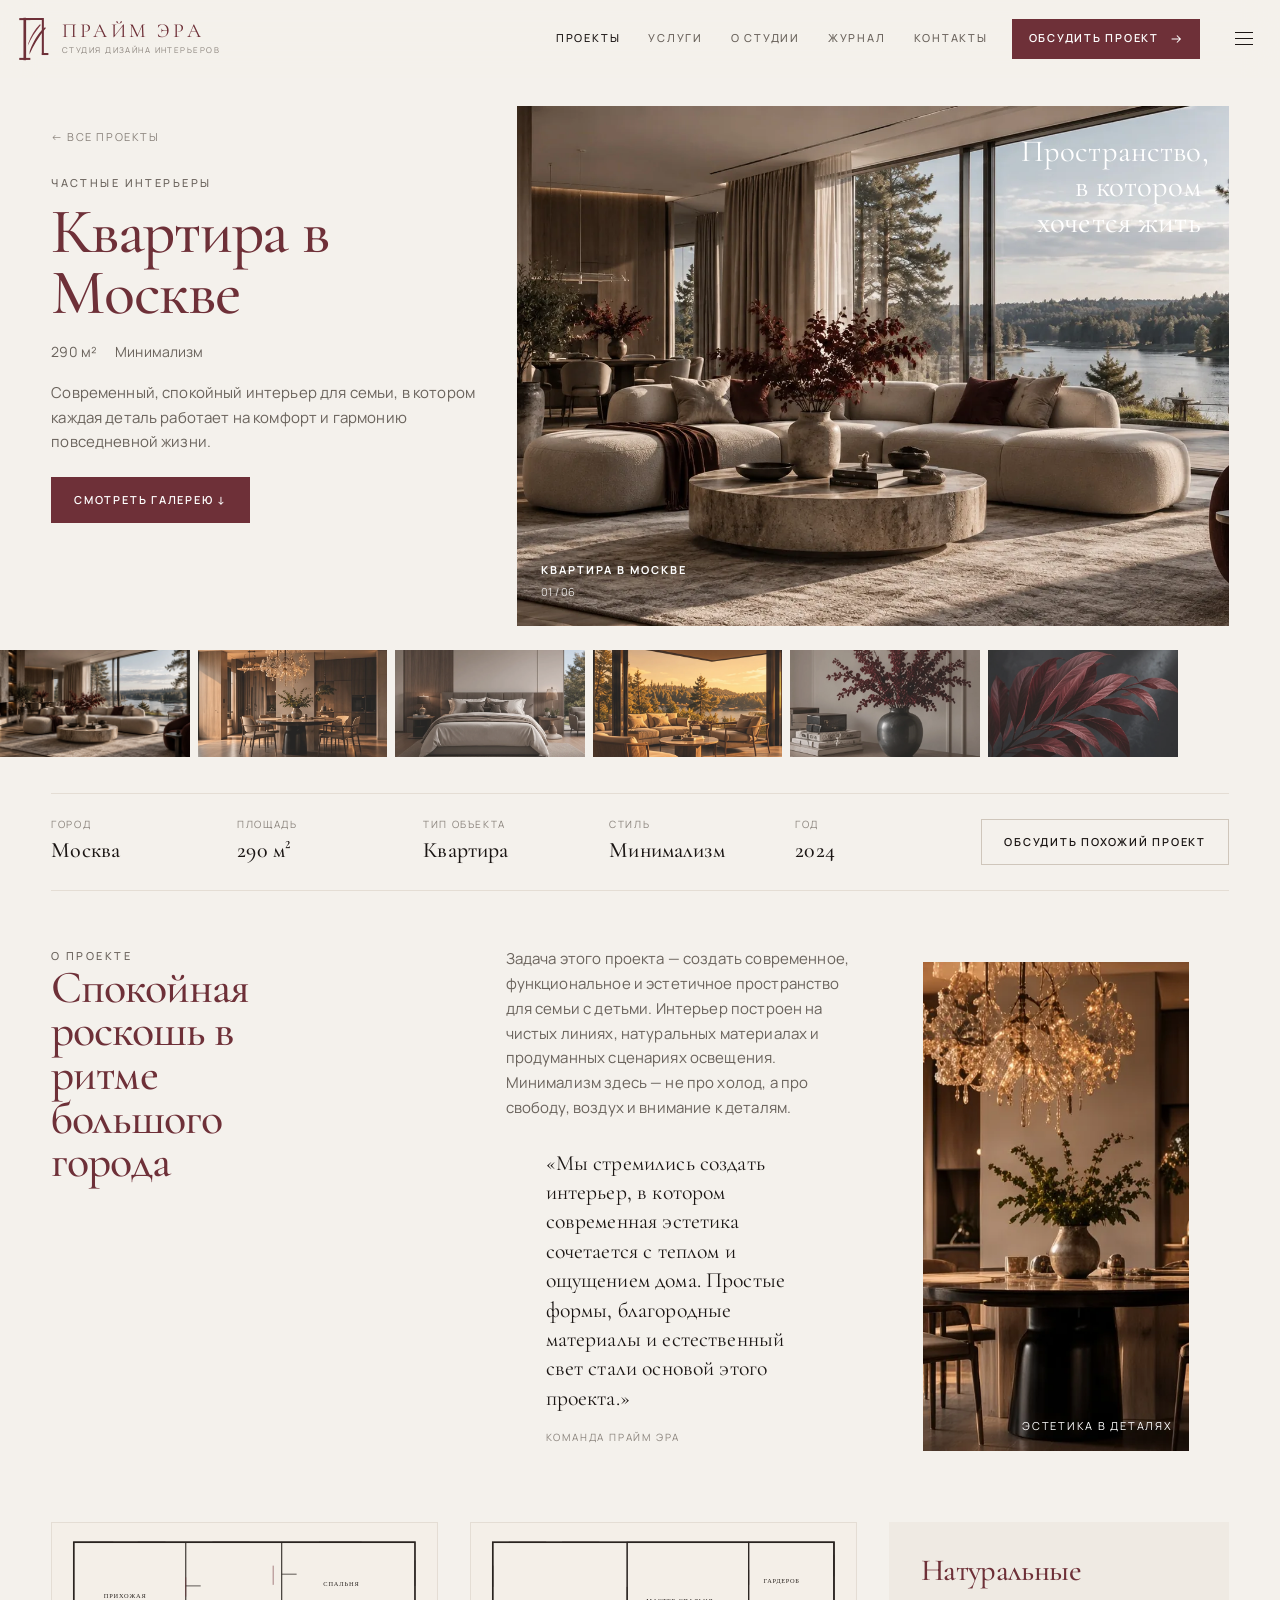
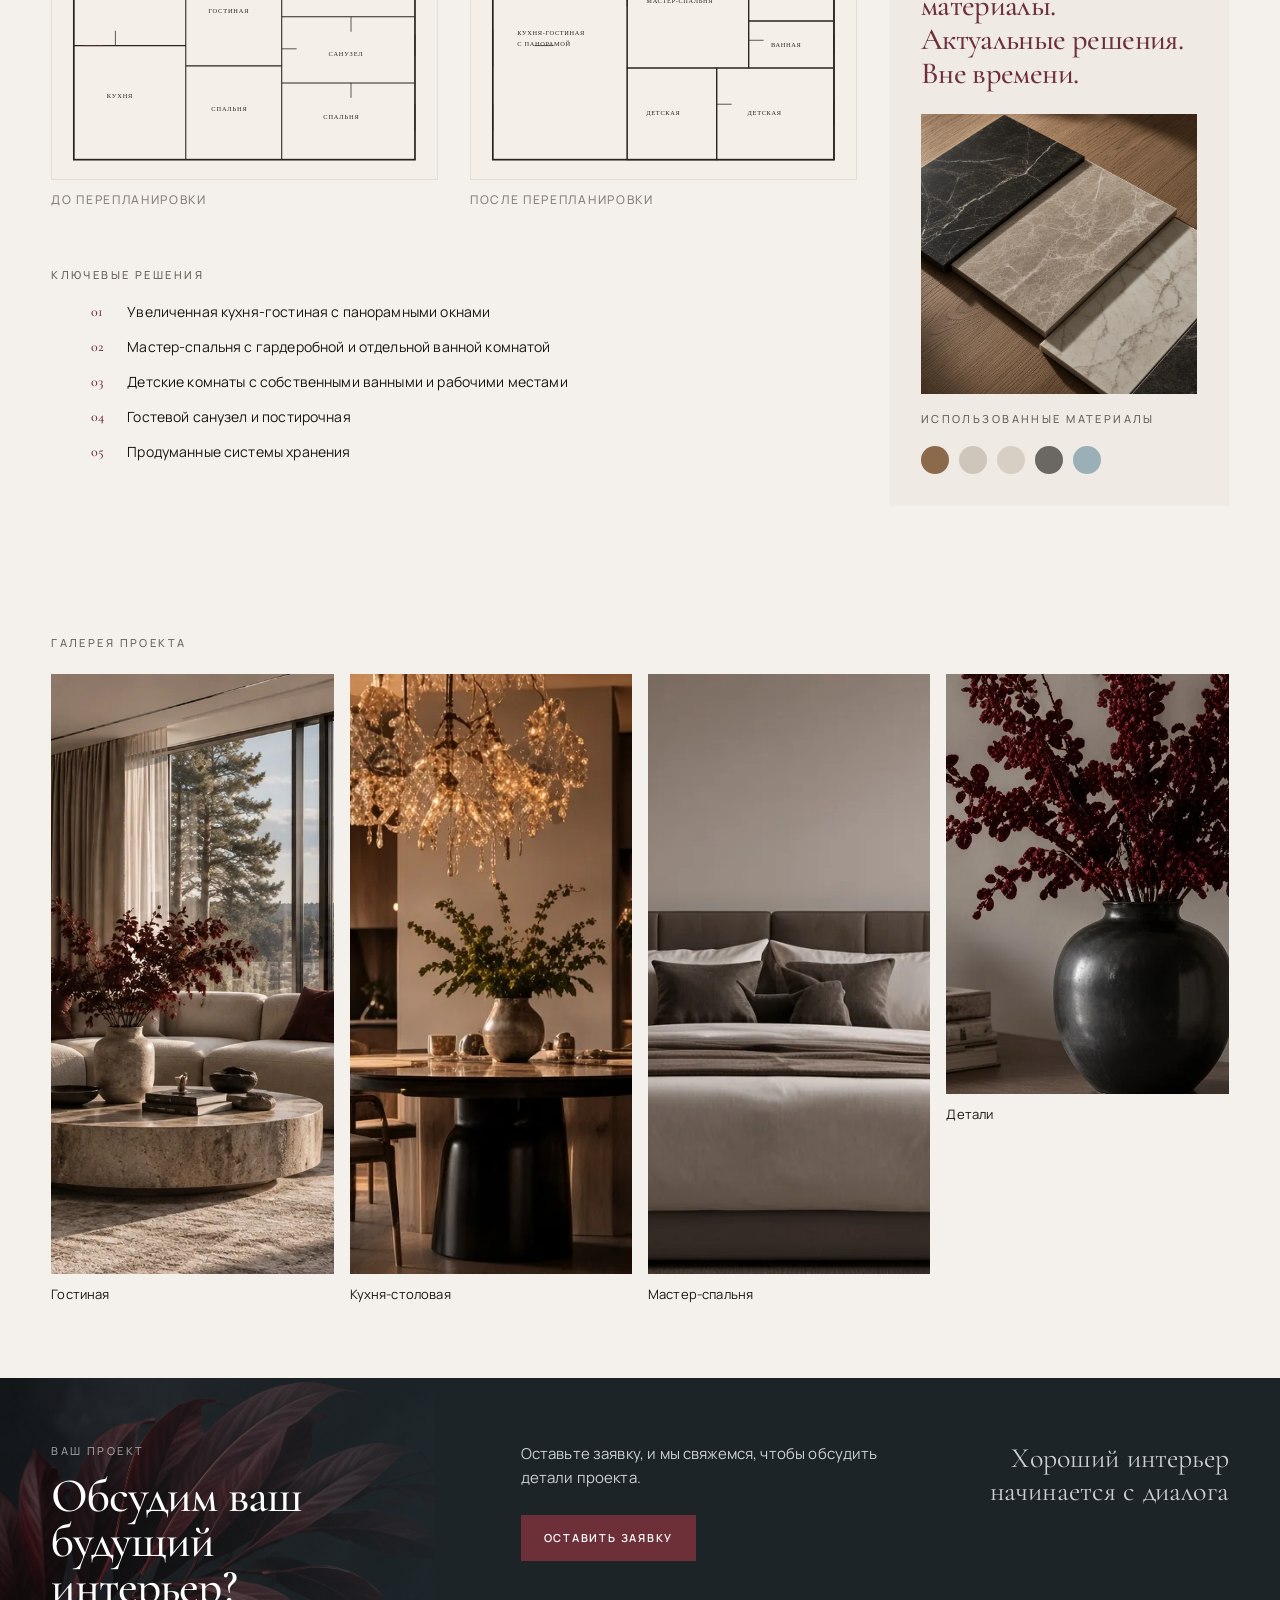
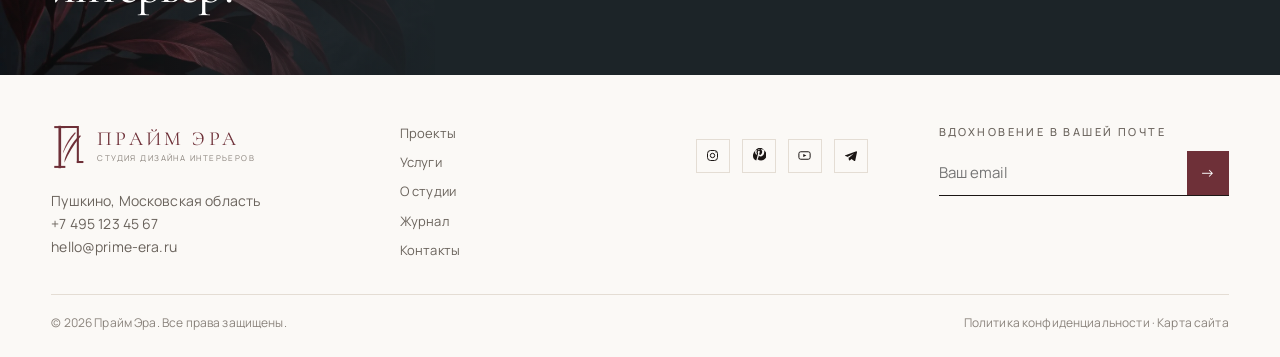
<file: project-moskva.html>
<!DOCTYPE html>
<html lang="ru">
<head>
  <meta charset="UTF-8">
  <meta name="viewport" content="width=device-width, initial-scale=1">
  <title>Квартира в Москве — Прайм Эра</title>
  <meta name="description" content="Современный, спокойный интерьер для семьи, в котором каждая деталь работает на комфорт и гармонию повседневной жизни.">
  <link rel="canonical" href="https://prime-era.ru/project-moskva.html">
  <meta property="og:title" content="Квартира в Москве — Прайм Эра">
  <meta property="og:description" content="Современный, спокойный интерьер для семьи, в котором каждая деталь работает на комфорт и гармонию повседневной жизни.">
  <meta property="og:type" content="website">
  <meta property="og:image" content="images/jpeg/prime-era-dizayn-interera-pushkino-hero.jpg">
  <link rel="icon" href="images/brand/favicon.png" type="image/png">
  <link rel="apple-touch-icon" href="images/brand/apple-touch-icon.png">
  <link rel="preconnect" href="https://fonts.googleapis.com">
  <link rel="preconnect" href="https://fonts.gstatic.com" crossorigin>
  <link href="https://fonts.googleapis.com/css2?family=Cormorant+Garamond:ital,wght@0,400;0,500;0,600;1,400;1,500&family=Manrope:wght@300;400;500;600;700&display=swap" rel="stylesheet">
  <link rel="stylesheet" href="css/styles.css">
</head>
<body>
  <a class="skip" href="#content">К содержанию</a>
  <header class="header" data-header>
    <div class="header__inner">
      <a class="logo" href="index.html">
        <img src="images/brand/mark.svg" alt="" width="34" height="48">
        <span class="logo__text">
          <span class="logo__name">Прайм Эра</span>
          <span class="logo__tag">Студия дизайна интерьеров</span>
        </span>
      </a>
      <nav class="nav" aria-label="Основное меню">
        <a href="projects.html" class="is-active">Проекты</a>
        <a href="services.html">Услуги</a>
        <a href="about.html">О студии</a>
        <a href="journal.html">Журнал</a>
        <a href="contacts.html">Контакты</a>
      </nav>
      <a class="btn btn--burgundy btn--sm" href="contacts.html" data-open-modal>Обсудить проект <svg viewBox="0 0 16 16" fill="none" aria-hidden="true"><path d="M3 8h10M9 4l4 4-4 4" stroke="currentColor" stroke-width="1.2"/></svg></a>
      <button class="menu-btn" type="button" data-open-menu aria-label="Открыть меню"><span></span></button>
    </div>
  </header>
  <main id="content">

    <section class="container page-hero">
      <div class="page-hero__copy">
        <a class="crumbs" href="projects.html">← Все проекты</a>
        <p class="eyebrow">Частные интерьеры</p>
        <h1 class="display">Квартира в Москве</h1>
        <p class="meta-row"><span>290 м²</span><span>Минимализм</span></p>
        <p class="lead">Современный, спокойный интерьер для семьи, в котором каждая деталь работает на комфорт и гармонию повседневной жизни.</p>
        <a class="btn btn--burgundy" href="#gallery" style="margin-top:22px">Смотреть галерею ↓</a>
      </div>
      <div class="page-hero__media" data-gallery-stage>
        <picture>
              <source type="image/webp" srcset="images/webp/prime-era-dizayn-interera-pushkino-hero.webp">
              <img src="images/jpeg/prime-era-dizayn-interera-pushkino-hero.jpg" alt="Современная гостиная с панорамным видом — дизайн студии Прайм Эра" width="1774" height="887" decoding="async">
            </picture>
        <p class="hero__quote">Пространство, в котором хочется жить</p>
        <div class="hero__meta">
          <p><strong>Квартира в Москве</strong><span data-gallery-count>01 / 06</span></p>
        </div>
      </div>
    </section>
    <div class="container thumbs"><button type="button" data-thumb data-webp="images/webp/prime-era-dizayn-interera-pushkino-hero.webp" data-jpg="images/jpeg/prime-era-dizayn-interera-pushkino-hero.jpg" data-alt="Гостиная" data-index="01 / 06" class='is-active'><picture>
              <source type="image/webp" srcset="images/webp/prime-era-dizayn-interera-pushkino-hero.webp">
              <img src="images/jpeg/prime-era-dizayn-interera-pushkino-hero.jpg" alt="Гостиная" width="300" height="180" loading="lazy" decoding="async">
            </picture></button><button type="button" data-thumb data-webp="images/webp/dizayn-zagorodnogo-doma-podmoskove.webp" data-jpg="images/jpeg/dizayn-zagorodnogo-doma-podmoskove.jpg" data-alt="Кухня-столовая" data-index="02 / 06"><picture>
              <source type="image/webp" srcset="images/webp/dizayn-zagorodnogo-doma-podmoskove.webp">
              <img src="images/jpeg/dizayn-zagorodnogo-doma-podmoskove.jpg" alt="Кухня-столовая" width="300" height="180" loading="lazy" decoding="async">
            </picture></button><button type="button" data-thumb data-webp="images/webp/dizayn-spalni-pushkino-minimalizm.webp" data-jpg="images/jpeg/dizayn-spalni-pushkino-minimalizm.jpg" data-alt="Спальня" data-index="03 / 06"><picture>
              <source type="image/webp" srcset="images/webp/dizayn-spalni-pushkino-minimalizm.webp">
              <img src="images/jpeg/dizayn-spalni-pushkino-minimalizm.jpg" alt="Спальня" width="300" height="180" loading="lazy" decoding="async">
            </picture></button><button type="button" data-thumb data-webp="images/webp/interer-doma-u-vody-pushkinskiy-okrug.webp" data-jpg="images/jpeg/interer-doma-u-vody-pushkinskiy-okrug.jpg" data-alt="Терраса" data-index="04 / 06"><picture>
              <source type="image/webp" srcset="images/webp/interer-doma-u-vody-pushkinskiy-okrug.webp">
              <img src="images/jpeg/interer-doma-u-vody-pushkinskiy-okrug.jpg" alt="Терраса" width="300" height="180" loading="lazy" decoding="async">
            </picture></button><button type="button" data-thumb data-webp="images/webp/dekorirovanie-interera-prime-era.webp" data-jpg="images/jpeg/dekorirovanie-interera-prime-era.jpg" data-alt="Детали" data-index="05 / 06"><picture>
              <source type="image/webp" srcset="images/webp/dekorirovanie-interera-prime-era.webp">
              <img src="images/jpeg/dekorirovanie-interera-prime-era.jpg" alt="Детали" width="300" height="180" loading="lazy" decoding="async">
            </picture></button><button type="button" data-thumb data-webp="images/webp/bordovye-listya-firmennyy-akcent-prime-era.webp" data-jpg="images/jpeg/bordovye-listya-firmennyy-akcent-prime-era.jpg" data-alt="Бордовые листья — фирменный декоративный акцент Прайм Эра" data-index="06 / 06"><picture>
              <source type="image/webp" srcset="images/webp/bordovye-listya-firmennyy-akcent-prime-era.webp">
              <img src="images/jpeg/bordovye-listya-firmennyy-akcent-prime-era.jpg" alt="Бордовые листья — фирменный декоративный акцент Прайм Эра" width="300" height="180" loading="lazy" decoding="async">
            </picture></button></div>
    <div class="container facts">
      <p><span>Город</span><strong>Москва</strong></p>
      <p><span>Площадь</span><strong>290 м²</strong></p>
      <p><span>Тип объекта</span><strong>Квартира</strong></p>
      <p><span>Стиль</span><strong>Минимализм</strong></p>
      <p><span>Год</span><strong>2024</strong></p>
      <a class="btn btn--ghost" href="contacts.html" data-open-modal>Обсудить похожий проект</a>
    </div>
    <section class="container prose-grid">
      <div>
        <p class="eyebrow">О проекте</p>
        <h2 class="display">Спокойная роскошь в ритме большого города</h2>
      </div>
      <div>
        <p>Задача этого проекта — создать современное, функциональное и эстетичное пространство для семьи с детьми. Интерьер построен на чистых линиях, натуральных материалах и продуманных сценариях освещения. Минимализм здесь — не про холод, а про свободу, воздух и внимание к деталям.</p>
        <blockquote class="quote" style="margin-top:28px">«Мы стремились создать интерьер, в котором современная эстетика сочетается с теплом и ощущением дома. Простые формы, благородные материалы и естественный свет стали основой этого проекта.»<footer>Команда Прайм Эра</footer></blockquote>
      </div>
      <figure class="side-photo">
        <picture>
              <source type="image/webp" srcset="images/webp/dizayn-zagorodnogo-doma-podmoskove.webp">
              <img src="images/jpeg/dizayn-zagorodnogo-doma-podmoskove.jpg" alt="Эстетика в деталях" width="900" height="600" loading="lazy" decoding="async">
            </picture>
        <span>Эстетика в деталях</span>
      </figure>
    </section>
    <section class="container plans" id="plans">
      <figure class="plan-card">
        <div class="plan-frame"><svg xmlns="http://www.w3.org/2000/svg" viewBox="0 0 720 480" role="img" aria-label="План квартиры до перепланировки">
  <rect width="720" height="480" fill="#f4efe8"/>
  <g fill="none" stroke="#2a2420" stroke-linejoin="miter">
    <rect x="40" y="36" width="640" height="408" stroke-width="3.2"/>
    <path stroke-width="2" d="M250 36v408M430 36v408M40 230h210M250 268h180M430 176h250M430 300h250"/>
    <path stroke-width="2" d="M40 36h640"/>
  </g>
  <g fill="none" stroke="#2a2420" stroke-width="1.4">
    <path d="M118 230v-28M250 118h28M430 96h28M430 236h28M560 176v28M560 300v28"/>
  </g>
  <g fill="none" stroke="#6e3038" stroke-width="1.1">
    <path d="M70 36v0"/><path d="M58 230h36"/><path d="M250 102v36"/><path d="M414 80v36"/>
  </g>
  <g fill="#2a2420" font-family="Georgia, 'Times New Roman', serif" font-size="12" letter-spacing="1.6">
    <text x="96" y="140">ПРИХОЖАЯ</text>
    <text x="102" y="328">КУХНЯ</text>
    <text x="292" y="168">ГОСТИНАЯ</text>
    <text x="298" y="352">СПАЛЬНЯ</text>
    <text x="508" y="118">СПАЛЬНЯ</text>
    <text x="518" y="250">САНУЗЕЛ</text>
    <text x="508" y="368">СПАЛЬНЯ</text>
  </g>
  <g fill="none" stroke="#2a2420" stroke-width="1.2">
    <path d="M70 36h44M160 36h52M300 36h70M500 36h80"/>
    <path d="M680 70v48M680 210v40M680 340v50"/>
  </g>
</svg></div>
        <h3>До перепланировки</h3>
      </figure>
      <figure class="plan-card">
        <div class="plan-frame"><svg xmlns="http://www.w3.org/2000/svg" viewBox="0 0 720 480" role="img" aria-label="План квартиры после перепланировки">
  <rect width="720" height="480" fill="#f4efe8"/>
  <g fill="none" stroke="#2a2420" stroke-linejoin="miter">
    <rect x="40" y="36" width="640" height="408" stroke-width="3.2"/>
    <path stroke-width="2" d="M292 36v408"/>
    <path stroke-width="2" d="M292 36h228v236H292z"/>
    <path stroke-width="2" d="M520 36h160v148H520z"/>
    <path stroke-width="2" d="M520 184h160v88H520z"/>
    <path stroke-width="2" d="M292 272h168v172H292z"/>
    <path stroke-width="2" d="M460 272h220v172H460z"/>
  </g>
  <g fill="none" stroke="#2a2420" stroke-width="1.4">
    <path d="M118 230h36M292 120v36M520 88v28M520 220h28M460 340h28"/>
  </g>
  <g fill="#2a2420" font-family="Georgia, 'Times New Roman', serif" font-size="12" letter-spacing="1.2">
    <text x="86" y="210">КУХНЯ-ГОСТИНАЯ</text>
    <text x="86" y="230">С ПАНОРАМОЙ</text>
    <text x="328" y="150">МАСТЕР-СПАЛЬНЯ</text>
    <text x="548" y="112">ГАРДЕРОБ</text>
    <text x="562" y="232">ВАННАЯ</text>
    <text x="328" y="360">ДЕТСКАЯ</text>
    <text x="518" y="360">ДЕТСКАЯ</text>
  </g>
  <g fill="none" stroke="#2a2420" stroke-width="1.2">
    <path d="M70 36h70M170 36h70M40 80v40M40 200v70M40 340v50"/>
    <path d="M680 60v40M680 210v36M680 330v50"/>
  </g>
</svg></div>
        <h3>После перепланировки</h3>
      </figure>
      <div class="keys-block">
        <p class="eyebrow" style="margin-bottom:16px">Ключевые решения</p>
        <ol class="keys">
          <li><b>01</b> Увеличенная кухня-гостиная с панорамными окнами</li>
          <li><b>02</b> Мастер-спальня с гардеробной и отдельной ванной комнатой</li>
          <li><b>03</b> Детские комнаты с собственными ванными и рабочими местами</li>
          <li><b>04</b> Гостевой санузел и постирочная</li>
          <li><b>05</b> Продуманные системы хранения</li>
        </ol>
      </div>
      <aside class="materials">
        <h3>Натуральные материалы. Актуальные решения. Вне времени.</h3>
        <picture>
              <source type="image/webp" srcset="images/webp/komplektaciya-podbor-materialov-interera.webp">
              <img src="images/jpeg/komplektaciya-podbor-materialov-interera.jpg" alt="Натуральные материалы" width="640" height="420" loading="lazy" decoding="async">
            </picture>
        <p class="eyebrow" style="margin-top:16px">Использованные материалы</p>
        <div class="swatches">
          <i style="background:#8a6a4a" title="Дерево"></i>
          <i style="background:#cfc6bb" title="Камень"></i>
          <i style="background:#d8cfc4" title="Текстиль"></i>
          <i style="background:#6b6762" title="Металл"></i>
          <i style="background:#9bb0b6" title="Стекло"></i>
        </div>
      </aside>
    </section>
    <section class="section" id="gallery">
      <div class="container">
        <p class="eyebrow">Галерея проекта</p>
        <div class="gallery-row" style="margin-top:22px">
          <figure>
            <picture>
              <source type="image/webp" srcset="images/webp/prime-era-dizayn-interera-pushkino-hero.webp">
              <img src="images/jpeg/prime-era-dizayn-interera-pushkino-hero.jpg" alt="Гостиная" width="900" height="600" loading="lazy" decoding="async">
            </picture>
            <figcaption>Гостиная</figcaption>
          </figure>
          <figure>
            <picture>
              <source type="image/webp" srcset="images/webp/dizayn-zagorodnogo-doma-podmoskove.webp">
              <img src="images/jpeg/dizayn-zagorodnogo-doma-podmoskove.jpg" alt="Кухня-столовая" width="900" height="600" loading="lazy" decoding="async">
            </picture>
            <figcaption>Кухня-столовая</figcaption>
          </figure>
          <figure>
            <picture>
              <source type="image/webp" srcset="images/webp/dizayn-spalni-pushkino-minimalizm.webp">
              <img src="images/jpeg/dizayn-spalni-pushkino-minimalizm.jpg" alt="Мастер-спальня" width="900" height="600" loading="lazy" decoding="async">
            </picture>
            <figcaption>Мастер-спальня</figcaption>
          </figure>
          <figure>
            <picture>
              <source type="image/webp" srcset="images/webp/dekorirovanie-interera-prime-era.webp">
              <img src="images/jpeg/dekorirovanie-interera-prime-era.jpg" alt="Детали" width="640" height="420" loading="lazy" decoding="async">
            </picture>
            <figcaption>Детали</figcaption>
          </figure>
        </div>
      </div>
    </section>
    
    <section class="cta">
      <div>
        <p class="eyebrow">Ваш проект</p>
        <h2 class="display">Обсудим ваш будущий интерьер?</h2>
      </div>
      <div>
        <p>Оставьте заявку, и мы свяжемся, чтобы обсудить детали проекта.</p>
        <a class="btn btn--burgundy" href="contacts.html" data-open-modal>Оставить заявку</a>
      </div>
      <p class="cta__aside">Хороший интерьер начинается с диалога</p>
    </section>

      </main>
  <footer class="footer">
    <div class="container footer__grid">
      <div>
        <a class="logo" href="index.html">
          <img src="images/brand/mark.svg" alt="" width="34" height="48">
          <span class="logo__text">
            <span class="logo__name">Прайм Эра</span>
            <span class="logo__tag">Студия дизайна интерьеров</span>
          </span>
        </a>
        <address style="margin-top:18px">
          <p>Пушкино, Московская область</p>
          <a href="tel:+74951234567">+7 495 123 45 67</a>
          <a href="mailto:hello@prime-era.ru">hello@prime-era.ru</a>
        </address>
      </div>
      <nav class="footer__nav" aria-label="Навигация в подвале">
        <a href="projects.html">Проекты</a>
        <a href="services.html">Услуги</a>
        <a href="about.html">О студии</a>
        <a href="journal.html">Журнал</a>
        <a href="contacts.html">Контакты</a>
      </nav>
      <div>
        <div class="social">
          <a href="https://instagram.com" aria-label="Instagram" rel="noreferrer"><svg viewBox="0 0 24 24" fill="none" stroke="currentColor" stroke-width="1.6"><rect x="4" y="4" width="16" height="16" rx="5"/><circle cx="12" cy="12" r="3.5"/><circle cx="17.5" cy="6.5" r="0.8" fill="currentColor" stroke="none"/></svg></a>
          <a href="https://pinterest.com" aria-label="Pinterest" rel="noreferrer"><svg viewBox="0 0 24 24" fill="currentColor"><path d="M12 3.2A8.8 8.8 0 0 0 8.4 20c.1-.7.4-1.8.7-2.6l2.4-9.1s-.6-.3-.6-1.5c0-1.4.8-2.4 1.8-2.4.9 0 1.3.6 1.3 1.4 0 .9-.6 2.2-.9 3.4-.2 1 .6 1.8 1.6 1.8 1.9 0 3.2-2.4 3.2-5.3 0-2.2-1.5-3.8-4.2-3.8-3.1 0-5 2.3-5 4.9 0 .9.3 1.8.7 2.3.1.1.1.2.1.3l-.3 1.1c0 .2-.1.3-.4.2-1.5-.6-2.2-2.3-2.2-4.2 0-3.1 2.6-6.8 7.8-6.8 4.1 0 6.8 3 6.8 6.2 0 4.3-2.4 7.5-5.9 7.5-1.2 0-2.3-.6-2.7-1.4l-.7 2.8c-.3 1-1 2.2-1.5 3A8.8 8.8 0 1 0 12 3.2Z"/></svg></a>
          <a href="https://youtube.com" aria-label="YouTube" rel="noreferrer"><svg viewBox="0 0 24 24" fill="none" stroke="currentColor" stroke-width="1.6"><rect x="3" y="6" width="18" height="12" rx="3"/><path d="M10 9.5v5l5-2.5-5-2.5z" fill="currentColor" stroke="none"/></svg></a>
          <a href="https://t.me" aria-label="Telegram" rel="noreferrer"><svg viewBox="0 0 24 24" fill="currentColor"><path d="M20.2 5.4 3.9 11.6c-1.1.4-1.1 1 0 1.3l4.2 1.3 1.6 5c.2.6.3.8.8.8.4 0 .6-.2.8-.4l2.3-2.2 4.4 3.2c.8.5 1.4.2 1.6-.8l2.8-13.2c.3-1.2-.4-1.7-1.2-1.2Zm-2.9 3.3-7.8 7-.3 3.2-1.5-5.1 9.6-5.1Z"/></svg></a>
        </div>
      </div>
      <form data-form>
        <p class="eyebrow" style="margin-bottom:10px">Вдохновение в вашей почте</p>
        <div class="news-form">
          <input type="email" name="email" placeholder="Ваш email" required>
          <button type="submit" aria-label="Подписаться">→</button>
        </div>
        <p class="form-ok" data-form-ok>Спасибо. Мы пришлём письма о проектах и материалах.</p>
      </form>
    </div>
    <div class="container footer__bottom">
      <p>© 2026 Прайм Эра. Все права защищены.</p>
      <p><a href="privacy.html">Политика конфиденциальности</a> · <a href="sitemap.xml">Карта сайта</a></p>
    </div>
  </footer>
  <div class="overlay" data-menu>
    <div class="overlay__nav">
      <button class="menu-btn menu-btn--close" type="button" data-close-menu aria-label="Закрыть меню" style="align-self:flex-end"><span></span></button>
      <nav>
        <a class="menu-link" href="projects.html">Проекты</a>
        <a class="menu-link" href="services.html">Услуги</a>
        <a class="menu-link" href="about.html">О студии</a>
        <a class="menu-link" href="journal.html">Журнал</a>
        <a class="menu-link" href="contacts.html">Контакты</a>
      </nav>
      <div class="overlay__contacts">
        <p>Пушкино, Московская область</p>
        <p><a href="tel:+74951234567">+7 495 123 45 67</a></p>
        <p><a href="mailto:hello@prime-era.ru">hello@prime-era.ru</a></p>
      </div>
    </div>
    <div class="overlay__visual">
      <img src="images/jpeg/podmoskove-priroda-reka-pushkino.jpg" alt="" width="1200" height="800">
      <span>Вдохновение в деталях привычных мест</span>
    </div>
  </div>
  <div class="modal" data-modal>
    <div class="modal__card">
      <button class="link-arrow" type="button" data-close-modal style="float:right">Закрыть</button>
      <p class="eyebrow">Первая встреча</p>
      <h2 class="display">Обсудим ваш проект</h2>
      <p class="lead">Расскажите о пространстве, которое хотите создать.</p>
      <form class="form" data-form>
        <label>Имя <input name="name" required></label>
        <label>Телефон <input type="tel" name="phone" required></label>
        <label>Email <input type="email" name="email"></label>
        <label>О проекте <textarea name="message"></textarea></label>
        <button class="btn btn--burgundy" type="submit">Оставить заявку</button>
        <p class="form-ok" data-form-ok>Заявка отправлена. Мы свяжемся с вами в ближайшее время.</p>
      </form>
    </div>
  </div>
  <div class="lightbox" data-lightbox>
    <button class="close" type="button" data-close-lightbox aria-label="Закрыть">×</button>
    <img alt="">
  </div>
  <script src="js/main.js"></script>
</body>
</html>
</file>
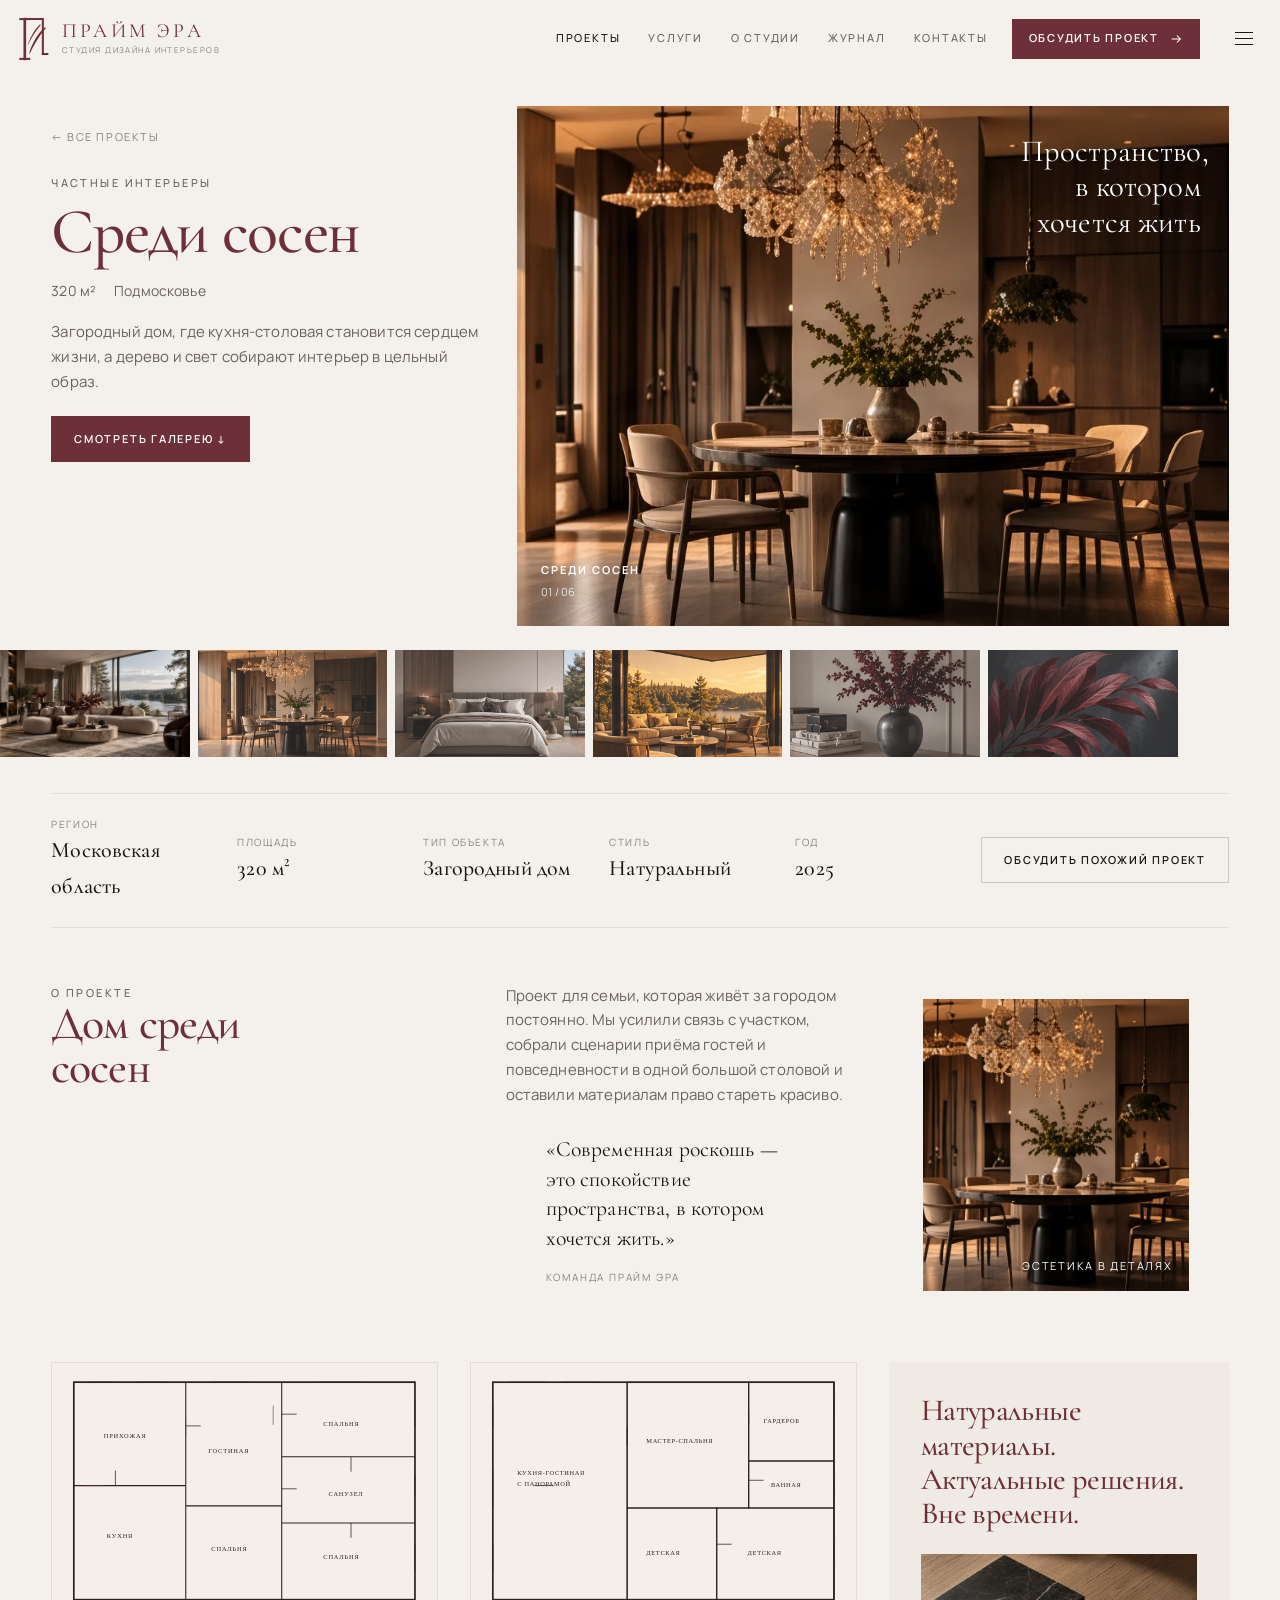
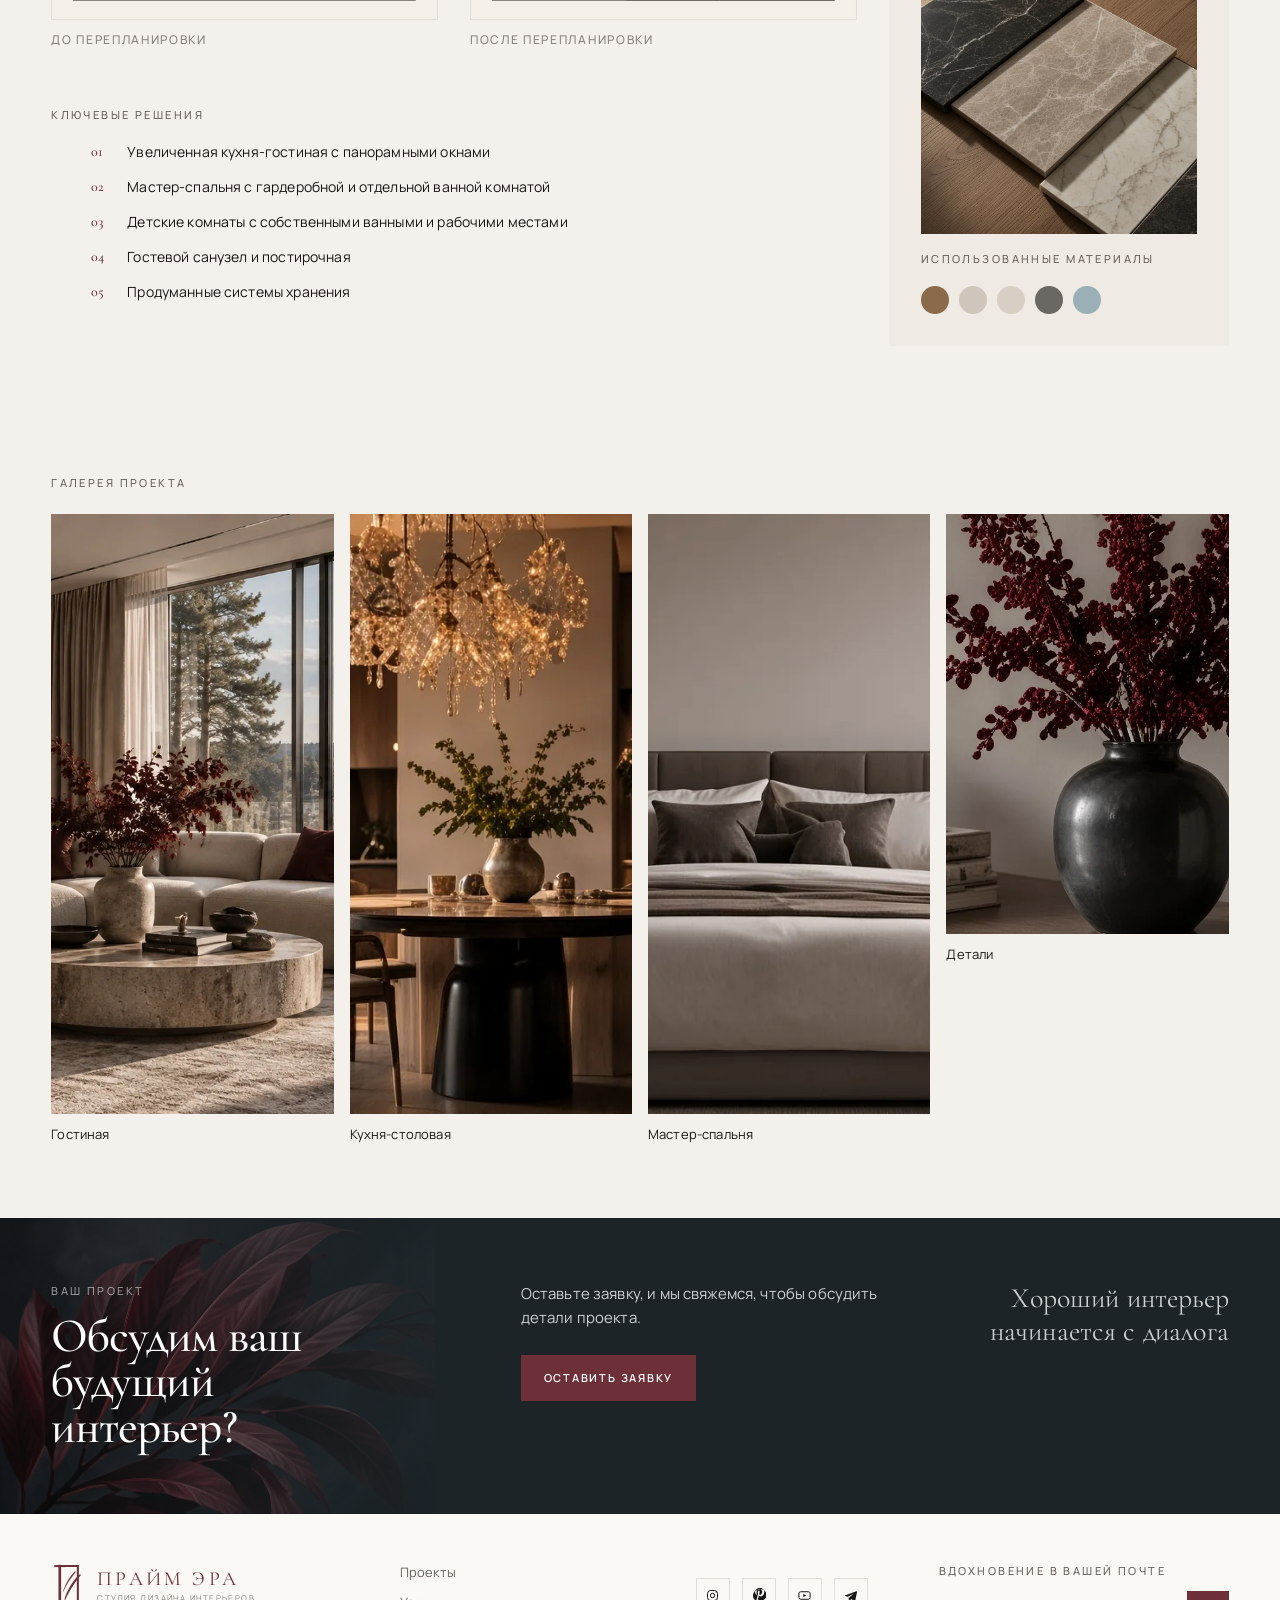
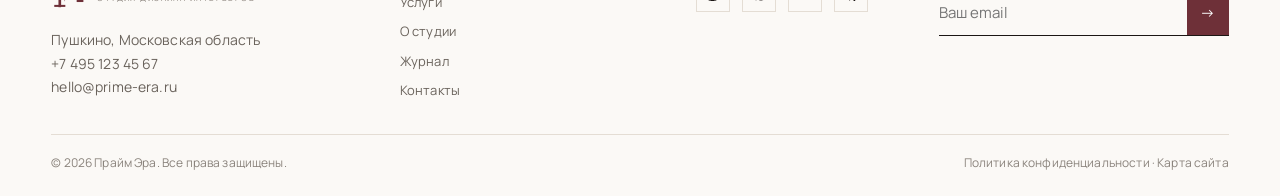
<file: project-sredi-sosen.html>
<!DOCTYPE html>
<html lang="ru">
<head>
  <meta charset="UTF-8">
  <meta name="viewport" content="width=device-width, initial-scale=1">
  <title>Среди сосен — Прайм Эра</title>
  <meta name="description" content="Загородный дом, где кухня-столовая становится сердцем жизни, а дерево и свет собирают интерьер в цельный образ.">
  <link rel="canonical" href="https://prime-era.ru/project-sredi-sosen.html">
  <meta property="og:title" content="Среди сосен — Прайм Эра">
  <meta property="og:description" content="Загородный дом, где кухня-столовая становится сердцем жизни, а дерево и свет собирают интерьер в цельный образ.">
  <meta property="og:type" content="website">
  <meta property="og:image" content="images/jpeg/dizayn-zagorodnogo-doma-podmoskove.jpg">
  <link rel="icon" href="images/brand/favicon.png" type="image/png">
  <link rel="apple-touch-icon" href="images/brand/apple-touch-icon.png">
  <link rel="preconnect" href="https://fonts.googleapis.com">
  <link rel="preconnect" href="https://fonts.gstatic.com" crossorigin>
  <link href="https://fonts.googleapis.com/css2?family=Cormorant+Garamond:ital,wght@0,400;0,500;0,600;1,400;1,500&family=Manrope:wght@300;400;500;600;700&display=swap" rel="stylesheet">
  <link rel="stylesheet" href="css/styles.css">
</head>
<body>
  <a class="skip" href="#content">К содержанию</a>
  <header class="header" data-header>
    <div class="header__inner">
      <a class="logo" href="index.html">
        <img src="images/brand/mark.svg" alt="" width="34" height="48">
        <span class="logo__text">
          <span class="logo__name">Прайм Эра</span>
          <span class="logo__tag">Студия дизайна интерьеров</span>
        </span>
      </a>
      <nav class="nav" aria-label="Основное меню">
        <a href="projects.html" class="is-active">Проекты</a>
        <a href="services.html">Услуги</a>
        <a href="about.html">О студии</a>
        <a href="journal.html">Журнал</a>
        <a href="contacts.html">Контакты</a>
      </nav>
      <a class="btn btn--burgundy btn--sm" href="contacts.html" data-open-modal>Обсудить проект <svg viewBox="0 0 16 16" fill="none" aria-hidden="true"><path d="M3 8h10M9 4l4 4-4 4" stroke="currentColor" stroke-width="1.2"/></svg></a>
      <button class="menu-btn" type="button" data-open-menu aria-label="Открыть меню"><span></span></button>
    </div>
  </header>
  <main id="content">

    <section class="container page-hero">
      <div class="page-hero__copy">
        <a class="crumbs" href="projects.html">← Все проекты</a>
        <p class="eyebrow">Частные интерьеры</p>
        <h1 class="display">Среди сосен</h1>
        <p class="meta-row"><span>320 м²</span><span>Подмосковье</span></p>
        <p class="lead">Загородный дом, где кухня-столовая становится сердцем жизни, а дерево и свет собирают интерьер в цельный образ.</p>
        <a class="btn btn--burgundy" href="#gallery" style="margin-top:22px">Смотреть галерею ↓</a>
      </div>
      <div class="page-hero__media" data-gallery-stage>
        <picture>
              <source type="image/webp" srcset="images/webp/dizayn-zagorodnogo-doma-podmoskove.webp">
              <img src="images/jpeg/dizayn-zagorodnogo-doma-podmoskove.jpg" alt="Интерьер загородного дома в Подмосковье" width="1774" height="887" decoding="async">
            </picture>
        <p class="hero__quote">Пространство, в котором хочется жить</p>
        <div class="hero__meta">
          <p><strong>Среди сосен</strong><span data-gallery-count>01 / 06</span></p>
        </div>
      </div>
    </section>
    <div class="container thumbs"><button type="button" data-thumb data-webp="images/webp/prime-era-dizayn-interera-pushkino-hero.webp" data-jpg="images/jpeg/prime-era-dizayn-interera-pushkino-hero.jpg" data-alt="Гостиная" data-index="01 / 06" class='is-active'><picture>
              <source type="image/webp" srcset="images/webp/prime-era-dizayn-interera-pushkino-hero.webp">
              <img src="images/jpeg/prime-era-dizayn-interera-pushkino-hero.jpg" alt="Гостиная" width="300" height="180" loading="lazy" decoding="async">
            </picture></button><button type="button" data-thumb data-webp="images/webp/dizayn-zagorodnogo-doma-podmoskove.webp" data-jpg="images/jpeg/dizayn-zagorodnogo-doma-podmoskove.jpg" data-alt="Кухня-столовая" data-index="02 / 06"><picture>
              <source type="image/webp" srcset="images/webp/dizayn-zagorodnogo-doma-podmoskove.webp">
              <img src="images/jpeg/dizayn-zagorodnogo-doma-podmoskove.jpg" alt="Кухня-столовая" width="300" height="180" loading="lazy" decoding="async">
            </picture></button><button type="button" data-thumb data-webp="images/webp/dizayn-spalni-pushkino-minimalizm.webp" data-jpg="images/jpeg/dizayn-spalni-pushkino-minimalizm.jpg" data-alt="Спальня" data-index="03 / 06"><picture>
              <source type="image/webp" srcset="images/webp/dizayn-spalni-pushkino-minimalizm.webp">
              <img src="images/jpeg/dizayn-spalni-pushkino-minimalizm.jpg" alt="Спальня" width="300" height="180" loading="lazy" decoding="async">
            </picture></button><button type="button" data-thumb data-webp="images/webp/interer-doma-u-vody-pushkinskiy-okrug.webp" data-jpg="images/jpeg/interer-doma-u-vody-pushkinskiy-okrug.jpg" data-alt="Терраса" data-index="04 / 06"><picture>
              <source type="image/webp" srcset="images/webp/interer-doma-u-vody-pushkinskiy-okrug.webp">
              <img src="images/jpeg/interer-doma-u-vody-pushkinskiy-okrug.jpg" alt="Терраса" width="300" height="180" loading="lazy" decoding="async">
            </picture></button><button type="button" data-thumb data-webp="images/webp/dekorirovanie-interera-prime-era.webp" data-jpg="images/jpeg/dekorirovanie-interera-prime-era.jpg" data-alt="Детали" data-index="05 / 06"><picture>
              <source type="image/webp" srcset="images/webp/dekorirovanie-interera-prime-era.webp">
              <img src="images/jpeg/dekorirovanie-interera-prime-era.jpg" alt="Детали" width="300" height="180" loading="lazy" decoding="async">
            </picture></button><button type="button" data-thumb data-webp="images/webp/bordovye-listya-firmennyy-akcent-prime-era.webp" data-jpg="images/jpeg/bordovye-listya-firmennyy-akcent-prime-era.jpg" data-alt="Бордовые листья — фирменный декоративный акцент Прайм Эра" data-index="06 / 06"><picture>
              <source type="image/webp" srcset="images/webp/bordovye-listya-firmennyy-akcent-prime-era.webp">
              <img src="images/jpeg/bordovye-listya-firmennyy-akcent-prime-era.jpg" alt="Бордовые листья — фирменный декоративный акцент Прайм Эра" width="300" height="180" loading="lazy" decoding="async">
            </picture></button></div>
    <div class="container facts">
      <p><span>Регион</span><strong>Московская область</strong></p>
      <p><span>Площадь</span><strong>320 м²</strong></p>
      <p><span>Тип объекта</span><strong>Загородный дом</strong></p>
      <p><span>Стиль</span><strong>Натуральный</strong></p>
      <p><span>Год</span><strong>2025</strong></p>
      <a class="btn btn--ghost" href="contacts.html" data-open-modal>Обсудить похожий проект</a>
    </div>
    <section class="container prose-grid">
      <div>
        <p class="eyebrow">О проекте</p>
        <h2 class="display">Дом среди сосен</h2>
      </div>
      <div>
        <p>Проект для семьи, которая живёт за городом постоянно. Мы усилили связь с участком, собрали сценарии приёма гостей и повседневности в одной большой столовой и оставили материалам право стареть красиво.</p>
        <blockquote class="quote" style="margin-top:28px">«Современная роскошь — это спокойствие пространства, в котором хочется жить.»<footer>Команда Прайм Эра</footer></blockquote>
      </div>
      <figure class="side-photo">
        <picture>
              <source type="image/webp" srcset="images/webp/dizayn-zagorodnogo-doma-podmoskove.webp">
              <img src="images/jpeg/dizayn-zagorodnogo-doma-podmoskove.jpg" alt="Эстетика в деталях" width="900" height="600" loading="lazy" decoding="async">
            </picture>
        <span>Эстетика в деталях</span>
      </figure>
    </section>
    <section class="container plans">
      <figure class="plan-card">
        <div class="plan-frame"><svg xmlns="http://www.w3.org/2000/svg" viewBox="0 0 720 480" role="img" aria-label="План квартиры до перепланировки">
  <rect width="720" height="480" fill="#f4efe8"/>
  <g fill="none" stroke="#2a2420" stroke-linejoin="miter">
    <rect x="40" y="36" width="640" height="408" stroke-width="3.2"/>
    <path stroke-width="2" d="M250 36v408M430 36v408M40 230h210M250 268h180M430 176h250M430 300h250"/>
    <path stroke-width="2" d="M40 36h640"/>
  </g>
  <g fill="none" stroke="#2a2420" stroke-width="1.4">
    <path d="M118 230v-28M250 118h28M430 96h28M430 236h28M560 176v28M560 300v28"/>
  </g>
  <g fill="none" stroke="#6e3038" stroke-width="1.1">
    <path d="M70 36v0"/><path d="M58 230h36"/><path d="M250 102v36"/><path d="M414 80v36"/>
  </g>
  <g fill="#2a2420" font-family="Georgia, 'Times New Roman', serif" font-size="12" letter-spacing="1.6">
    <text x="96" y="140">ПРИХОЖАЯ</text>
    <text x="102" y="328">КУХНЯ</text>
    <text x="292" y="168">ГОСТИНАЯ</text>
    <text x="298" y="352">СПАЛЬНЯ</text>
    <text x="508" y="118">СПАЛЬНЯ</text>
    <text x="518" y="250">САНУЗЕЛ</text>
    <text x="508" y="368">СПАЛЬНЯ</text>
  </g>
  <g fill="none" stroke="#2a2420" stroke-width="1.2">
    <path d="M70 36h44M160 36h52M300 36h70M500 36h80"/>
    <path d="M680 70v48M680 210v40M680 340v50"/>
  </g>
</svg></div>
        <h3>До перепланировки</h3>
      </figure>
      <figure class="plan-card">
        <div class="plan-frame"><svg xmlns="http://www.w3.org/2000/svg" viewBox="0 0 720 480" role="img" aria-label="План квартиры после перепланировки">
  <rect width="720" height="480" fill="#f4efe8"/>
  <g fill="none" stroke="#2a2420" stroke-linejoin="miter">
    <rect x="40" y="36" width="640" height="408" stroke-width="3.2"/>
    <path stroke-width="2" d="M292 36v408"/>
    <path stroke-width="2" d="M292 36h228v236H292z"/>
    <path stroke-width="2" d="M520 36h160v148H520z"/>
    <path stroke-width="2" d="M520 184h160v88H520z"/>
    <path stroke-width="2" d="M292 272h168v172H292z"/>
    <path stroke-width="2" d="M460 272h220v172H460z"/>
  </g>
  <g fill="none" stroke="#2a2420" stroke-width="1.4">
    <path d="M118 230h36M292 120v36M520 88v28M520 220h28M460 340h28"/>
  </g>
  <g fill="#2a2420" font-family="Georgia, 'Times New Roman', serif" font-size="12" letter-spacing="1.2">
    <text x="86" y="210">КУХНЯ-ГОСТИНАЯ</text>
    <text x="86" y="230">С ПАНОРАМОЙ</text>
    <text x="328" y="150">МАСТЕР-СПАЛЬНЯ</text>
    <text x="548" y="112">ГАРДЕРОБ</text>
    <text x="562" y="232">ВАННАЯ</text>
    <text x="328" y="360">ДЕТСКАЯ</text>
    <text x="518" y="360">ДЕТСКАЯ</text>
  </g>
  <g fill="none" stroke="#2a2420" stroke-width="1.2">
    <path d="M70 36h70M170 36h70M40 80v40M40 200v70M40 340v50"/>
    <path d="M680 60v40M680 210v36M680 330v50"/>
  </g>
</svg></div>
        <h3>После перепланировки</h3>
      </figure>
      <div class="keys-block">
        <p class="eyebrow" style="margin-bottom:16px">Ключевые решения</p>
        <ol class="keys">
          <li><b>01</b> Увеличенная кухня-гостиная с панорамными окнами</li>
          <li><b>02</b> Мастер-спальня с гардеробной и отдельной ванной комнатой</li>
          <li><b>03</b> Детские комнаты с собственными ванными и рабочими местами</li>
          <li><b>04</b> Гостевой санузел и постирочная</li>
          <li><b>05</b> Продуманные системы хранения</li>
        </ol>
      </div>
      <aside class="materials">
        <h3>Натуральные материалы. Актуальные решения. Вне времени.</h3>
        <picture>
              <source type="image/webp" srcset="images/webp/komplektaciya-podbor-materialov-interera.webp">
              <img src="images/jpeg/komplektaciya-podbor-materialov-interera.jpg" alt="Натуральные материалы" width="640" height="420" loading="lazy" decoding="async">
            </picture>
        <p class="eyebrow" style="margin-top:16px">Использованные материалы</p>
        <div class="swatches">
          <i style="background:#8a6a4a" title="Дерево"></i>
          <i style="background:#cfc6bb" title="Камень"></i>
          <i style="background:#d8cfc4" title="Текстиль"></i>
          <i style="background:#6b6762" title="Металл"></i>
          <i style="background:#9bb0b6" title="Стекло"></i>
        </div>
      </aside>
    </section>
    <section class="section" id="gallery">
      <div class="container">
        <p class="eyebrow">Галерея проекта</p>
        <div class="gallery-row" style="margin-top:22px">
          <figure>
            <picture>
              <source type="image/webp" srcset="images/webp/prime-era-dizayn-interera-pushkino-hero.webp">
              <img src="images/jpeg/prime-era-dizayn-interera-pushkino-hero.jpg" alt="Гостиная" width="900" height="600" loading="lazy" decoding="async">
            </picture>
            <figcaption>Гостиная</figcaption>
          </figure>
          <figure>
            <picture>
              <source type="image/webp" srcset="images/webp/dizayn-zagorodnogo-doma-podmoskove.webp">
              <img src="images/jpeg/dizayn-zagorodnogo-doma-podmoskove.jpg" alt="Кухня-столовая" width="900" height="600" loading="lazy" decoding="async">
            </picture>
            <figcaption>Кухня-столовая</figcaption>
          </figure>
          <figure>
            <picture>
              <source type="image/webp" srcset="images/webp/dizayn-spalni-pushkino-minimalizm.webp">
              <img src="images/jpeg/dizayn-spalni-pushkino-minimalizm.jpg" alt="Мастер-спальня" width="900" height="600" loading="lazy" decoding="async">
            </picture>
            <figcaption>Мастер-спальня</figcaption>
          </figure>
          <figure>
            <picture>
              <source type="image/webp" srcset="images/webp/dekorirovanie-interera-prime-era.webp">
              <img src="images/jpeg/dekorirovanie-interera-prime-era.jpg" alt="Детали" width="640" height="420" loading="lazy" decoding="async">
            </picture>
            <figcaption>Детали</figcaption>
          </figure>
        </div>
      </div>
    </section>
    
    <section class="cta">
      <div>
        <p class="eyebrow">Ваш проект</p>
        <h2 class="display">Обсудим ваш будущий интерьер?</h2>
      </div>
      <div>
        <p>Оставьте заявку, и мы свяжемся, чтобы обсудить детали проекта.</p>
        <a class="btn btn--burgundy" href="contacts.html" data-open-modal>Оставить заявку</a>
      </div>
      <p class="cta__aside">Хороший интерьер начинается с диалога</p>
    </section>

      </main>
  <footer class="footer">
    <div class="container footer__grid">
      <div>
        <a class="logo" href="index.html">
          <img src="images/brand/mark.svg" alt="" width="34" height="48">
          <span class="logo__text">
            <span class="logo__name">Прайм Эра</span>
            <span class="logo__tag">Студия дизайна интерьеров</span>
          </span>
        </a>
        <address style="margin-top:18px">
          <p>Пушкино, Московская область</p>
          <a href="tel:+74951234567">+7 495 123 45 67</a>
          <a href="mailto:hello@prime-era.ru">hello@prime-era.ru</a>
        </address>
      </div>
      <nav class="footer__nav" aria-label="Навигация в подвале">
        <a href="projects.html">Проекты</a>
        <a href="services.html">Услуги</a>
        <a href="about.html">О студии</a>
        <a href="journal.html">Журнал</a>
        <a href="contacts.html">Контакты</a>
      </nav>
      <div>
        <div class="social">
          <a href="https://instagram.com" aria-label="Instagram" rel="noreferrer"><svg viewBox="0 0 24 24" fill="none" stroke="currentColor" stroke-width="1.6"><rect x="4" y="4" width="16" height="16" rx="5"/><circle cx="12" cy="12" r="3.5"/><circle cx="17.5" cy="6.5" r="0.8" fill="currentColor" stroke="none"/></svg></a>
          <a href="https://pinterest.com" aria-label="Pinterest" rel="noreferrer"><svg viewBox="0 0 24 24" fill="currentColor"><path d="M12 3.2A8.8 8.8 0 0 0 8.4 20c.1-.7.4-1.8.7-2.6l2.4-9.1s-.6-.3-.6-1.5c0-1.4.8-2.4 1.8-2.4.9 0 1.3.6 1.3 1.4 0 .9-.6 2.2-.9 3.4-.2 1 .6 1.8 1.6 1.8 1.9 0 3.2-2.4 3.2-5.3 0-2.2-1.5-3.8-4.2-3.8-3.1 0-5 2.3-5 4.9 0 .9.3 1.8.7 2.3.1.1.1.2.1.3l-.3 1.1c0 .2-.1.3-.4.2-1.5-.6-2.2-2.3-2.2-4.2 0-3.1 2.6-6.8 7.8-6.8 4.1 0 6.8 3 6.8 6.2 0 4.3-2.4 7.5-5.9 7.5-1.2 0-2.3-.6-2.7-1.4l-.7 2.8c-.3 1-1 2.2-1.5 3A8.8 8.8 0 1 0 12 3.2Z"/></svg></a>
          <a href="https://youtube.com" aria-label="YouTube" rel="noreferrer"><svg viewBox="0 0 24 24" fill="none" stroke="currentColor" stroke-width="1.6"><rect x="3" y="6" width="18" height="12" rx="3"/><path d="M10 9.5v5l5-2.5-5-2.5z" fill="currentColor" stroke="none"/></svg></a>
          <a href="https://t.me" aria-label="Telegram" rel="noreferrer"><svg viewBox="0 0 24 24" fill="currentColor"><path d="M20.2 5.4 3.9 11.6c-1.1.4-1.1 1 0 1.3l4.2 1.3 1.6 5c.2.6.3.8.8.8.4 0 .6-.2.8-.4l2.3-2.2 4.4 3.2c.8.5 1.4.2 1.6-.8l2.8-13.2c.3-1.2-.4-1.7-1.2-1.2Zm-2.9 3.3-7.8 7-.3 3.2-1.5-5.1 9.6-5.1Z"/></svg></a>
        </div>
      </div>
      <form data-form>
        <p class="eyebrow" style="margin-bottom:10px">Вдохновение в вашей почте</p>
        <div class="news-form">
          <input type="email" name="email" placeholder="Ваш email" required>
          <button type="submit" aria-label="Подписаться">→</button>
        </div>
        <p class="form-ok" data-form-ok>Спасибо. Мы пришлём письма о проектах и материалах.</p>
      </form>
    </div>
    <div class="container footer__bottom">
      <p>© 2026 Прайм Эра. Все права защищены.</p>
      <p><a href="privacy.html">Политика конфиденциальности</a> · <a href="sitemap.xml">Карта сайта</a></p>
    </div>
  </footer>
  <div class="overlay" data-menu>
    <div class="overlay__nav">
      <button class="menu-btn menu-btn--close" type="button" data-close-menu aria-label="Закрыть меню" style="align-self:flex-end"><span></span></button>
      <nav>
        <a class="menu-link" href="projects.html">Проекты</a>
        <a class="menu-link" href="services.html">Услуги</a>
        <a class="menu-link" href="about.html">О студии</a>
        <a class="menu-link" href="journal.html">Журнал</a>
        <a class="menu-link" href="contacts.html">Контакты</a>
      </nav>
      <div class="overlay__contacts">
        <p>Пушкино, Московская область</p>
        <p><a href="tel:+74951234567">+7 495 123 45 67</a></p>
        <p><a href="mailto:hello@prime-era.ru">hello@prime-era.ru</a></p>
      </div>
    </div>
    <div class="overlay__visual">
      <img src="images/jpeg/podmoskove-priroda-reka-pushkino.jpg" alt="" width="1200" height="800">
      <span>Вдохновение в деталях привычных мест</span>
    </div>
  </div>
  <div class="modal" data-modal>
    <div class="modal__card">
      <button class="link-arrow" type="button" data-close-modal style="float:right">Закрыть</button>
      <p class="eyebrow">Первая встреча</p>
      <h2 class="display">Обсудим ваш проект</h2>
      <p class="lead">Расскажите о пространстве, которое хотите создать.</p>
      <form class="form" data-form>
        <label>Имя <input name="name" required></label>
        <label>Телефон <input type="tel" name="phone" required></label>
        <label>Email <input type="email" name="email"></label>
        <label>О проекте <textarea name="message"></textarea></label>
        <button class="btn btn--burgundy" type="submit">Оставить заявку</button>
        <p class="form-ok" data-form-ok>Заявка отправлена. Мы свяжемся с вами в ближайшее время.</p>
      </form>
    </div>
  </div>
  <div class="lightbox" data-lightbox>
    <button class="close" type="button" data-close-lightbox aria-label="Закрыть">×</button>
    <img alt="">
  </div>
  <script src="js/main.js"></script>
</body>
</html>
</file>
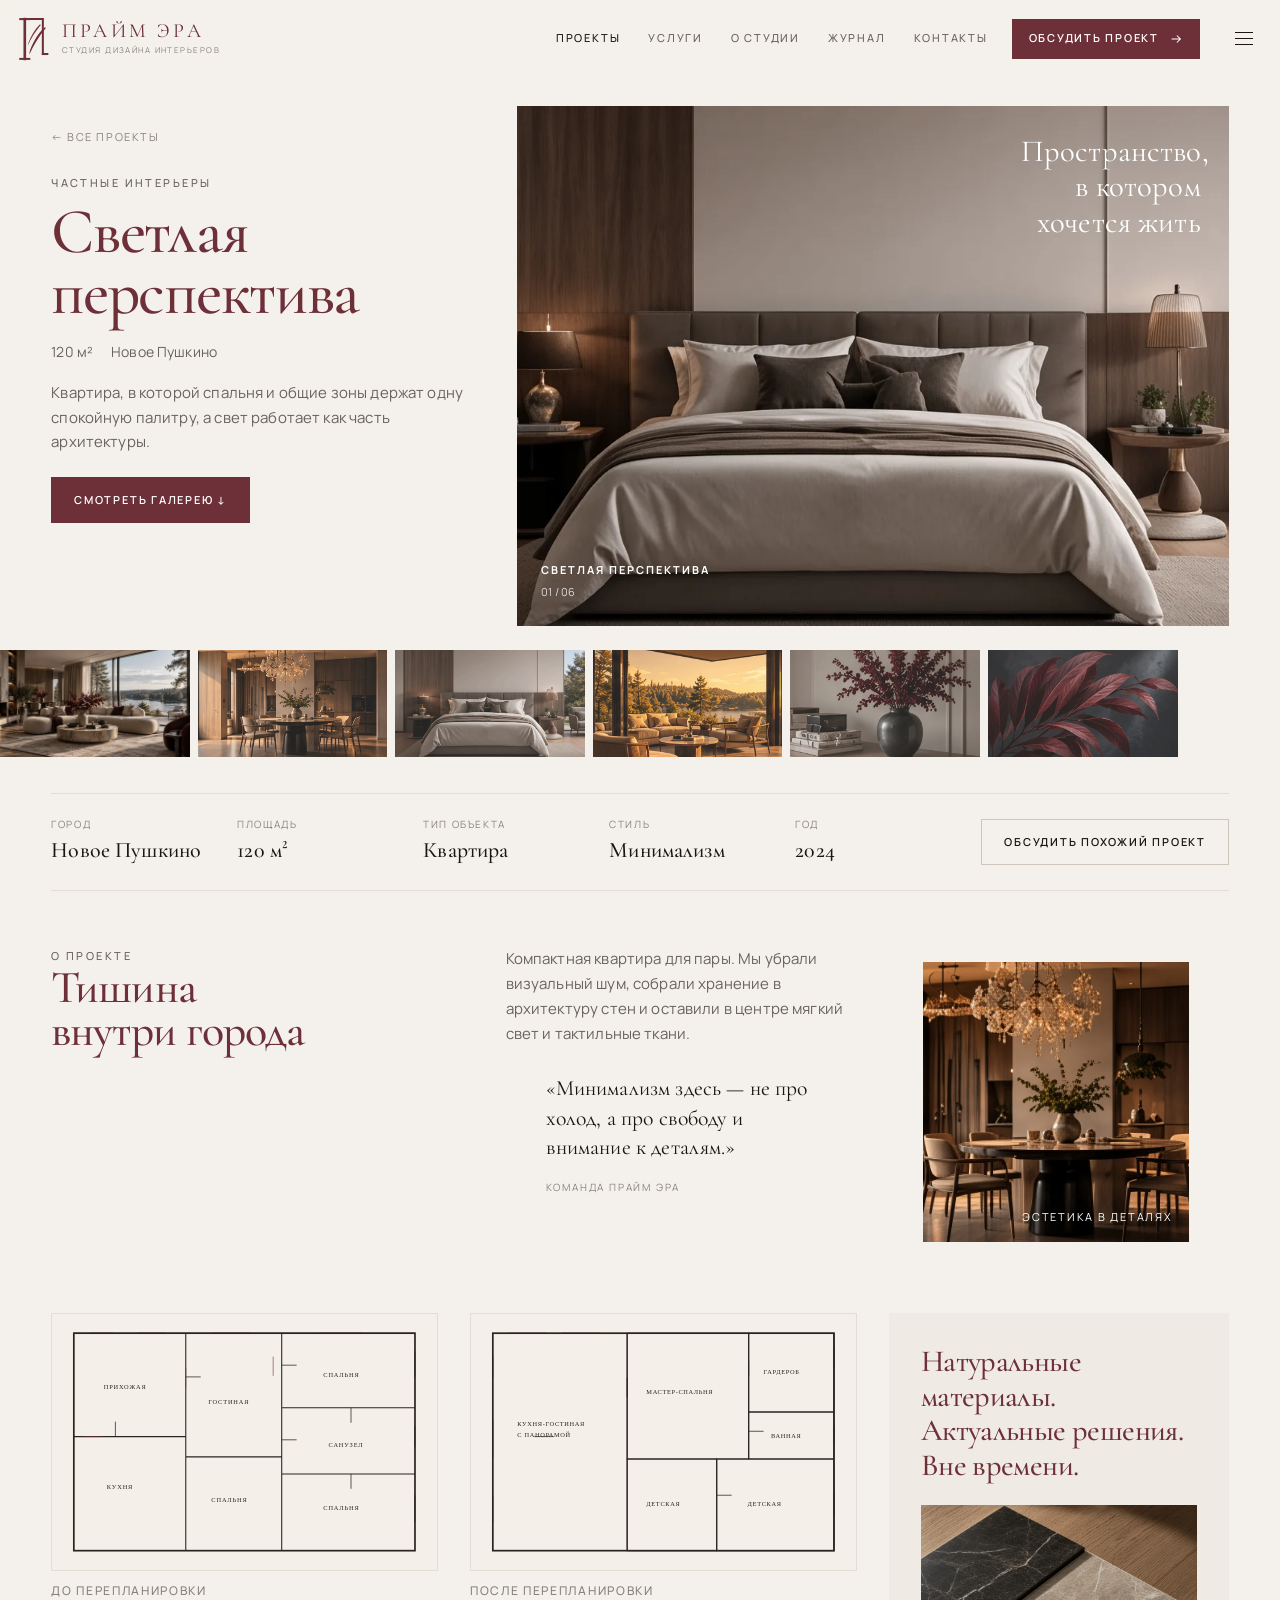
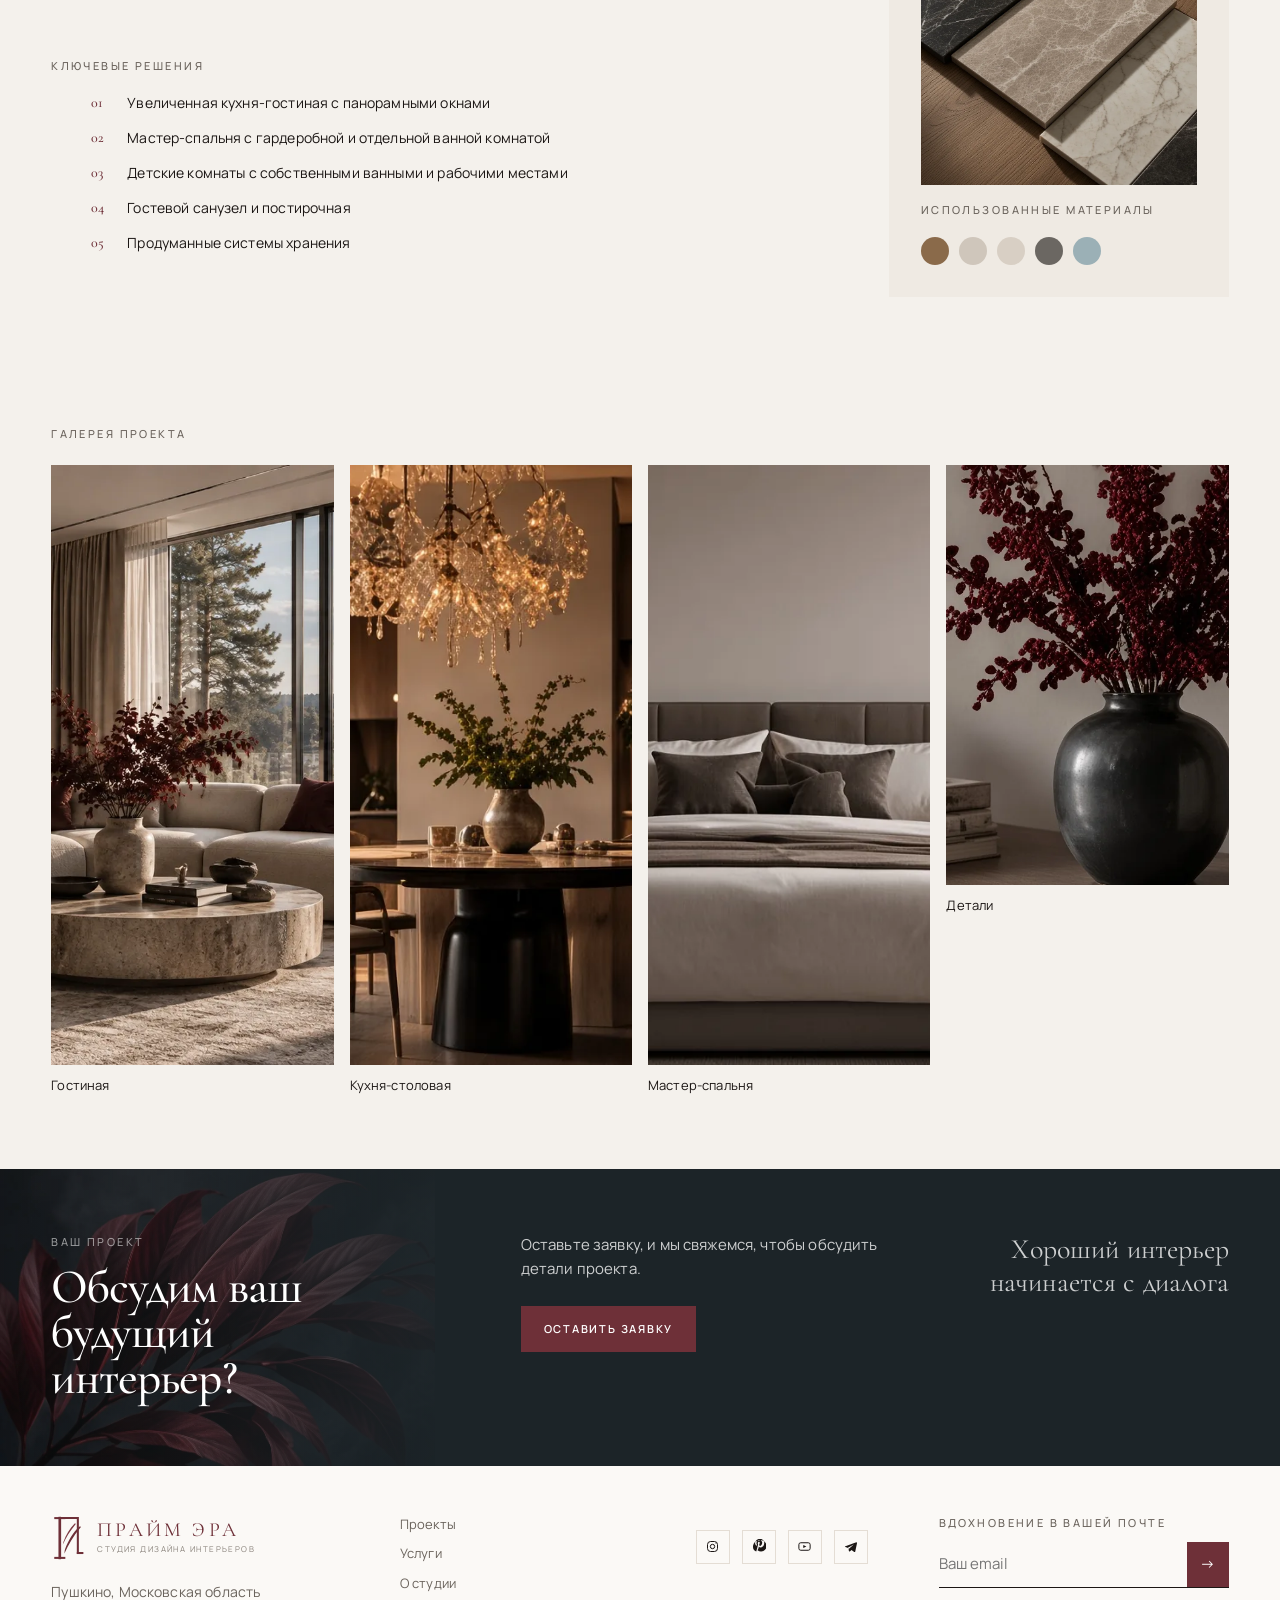
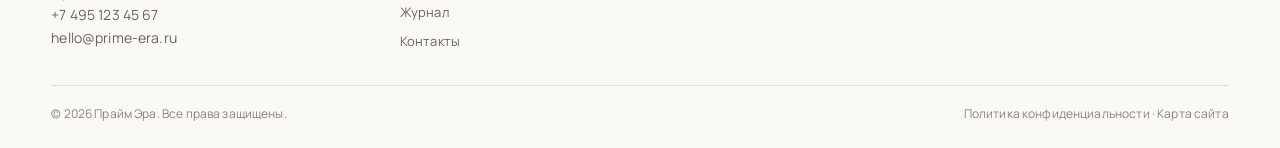
<file: project-svetlaya-perspektiva.html>
<!DOCTYPE html>
<html lang="ru">
<head>
  <meta charset="UTF-8">
  <meta name="viewport" content="width=device-width, initial-scale=1">
  <title>Светлая перспектива — Прайм Эра</title>
  <meta name="description" content="Квартира, в которой спальня и общие зоны держат одну спокойную палитру, а свет работает как часть архитектуры.">
  <link rel="canonical" href="https://prime-era.ru/project-svetlaya-perspektiva.html">
  <meta property="og:title" content="Светлая перспектива — Прайм Эра">
  <meta property="og:description" content="Квартира, в которой спальня и общие зоны держат одну спокойную палитру, а свет работает как часть архитектуры.">
  <meta property="og:type" content="website">
  <meta property="og:image" content="images/jpeg/dizayn-spalni-pushkino-minimalizm.jpg">
  <link rel="icon" href="images/brand/favicon.png" type="image/png">
  <link rel="apple-touch-icon" href="images/brand/apple-touch-icon.png">
  <link rel="preconnect" href="https://fonts.googleapis.com">
  <link rel="preconnect" href="https://fonts.gstatic.com" crossorigin>
  <link href="https://fonts.googleapis.com/css2?family=Cormorant+Garamond:ital,wght@0,400;0,500;0,600;1,400;1,500&family=Manrope:wght@300;400;500;600;700&display=swap" rel="stylesheet">
  <link rel="stylesheet" href="css/styles.css">
</head>
<body>
  <a class="skip" href="#content">К содержанию</a>
  <header class="header" data-header>
    <div class="header__inner">
      <a class="logo" href="index.html">
        <img src="images/brand/mark.svg" alt="" width="34" height="48">
        <span class="logo__text">
          <span class="logo__name">Прайм Эра</span>
          <span class="logo__tag">Студия дизайна интерьеров</span>
        </span>
      </a>
      <nav class="nav" aria-label="Основное меню">
        <a href="projects.html" class="is-active">Проекты</a>
        <a href="services.html">Услуги</a>
        <a href="about.html">О студии</a>
        <a href="journal.html">Журнал</a>
        <a href="contacts.html">Контакты</a>
      </nav>
      <a class="btn btn--burgundy btn--sm" href="contacts.html" data-open-modal>Обсудить проект <svg viewBox="0 0 16 16" fill="none" aria-hidden="true"><path d="M3 8h10M9 4l4 4-4 4" stroke="currentColor" stroke-width="1.2"/></svg></a>
      <button class="menu-btn" type="button" data-open-menu aria-label="Открыть меню"><span></span></button>
    </div>
  </header>
  <main id="content">

    <section class="container page-hero">
      <div class="page-hero__copy">
        <a class="crumbs" href="projects.html">← Все проекты</a>
        <p class="eyebrow">Частные интерьеры</p>
        <h1 class="display">Светлая перспектива</h1>
        <p class="meta-row"><span>120 м²</span><span>Новое Пушкино</span></p>
        <p class="lead">Квартира, в которой спальня и общие зоны держат одну спокойную палитру, а свет работает как часть архитектуры.</p>
        <a class="btn btn--burgundy" href="#gallery" style="margin-top:22px">Смотреть галерею ↓</a>
      </div>
      <div class="page-hero__media" data-gallery-stage>
        <picture>
              <source type="image/webp" srcset="images/webp/dizayn-spalni-pushkino-minimalizm.webp">
              <img src="images/jpeg/dizayn-spalni-pushkino-minimalizm.jpg" alt="Спальня в современном минималистичном интерьере" width="1774" height="887" decoding="async">
            </picture>
        <p class="hero__quote">Пространство, в котором хочется жить</p>
        <div class="hero__meta">
          <p><strong>Светлая перспектива</strong><span data-gallery-count>01 / 06</span></p>
        </div>
      </div>
    </section>
    <div class="container thumbs"><button type="button" data-thumb data-webp="images/webp/prime-era-dizayn-interera-pushkino-hero.webp" data-jpg="images/jpeg/prime-era-dizayn-interera-pushkino-hero.jpg" data-alt="Гостиная" data-index="01 / 06" class='is-active'><picture>
              <source type="image/webp" srcset="images/webp/prime-era-dizayn-interera-pushkino-hero.webp">
              <img src="images/jpeg/prime-era-dizayn-interera-pushkino-hero.jpg" alt="Гостиная" width="300" height="180" loading="lazy" decoding="async">
            </picture></button><button type="button" data-thumb data-webp="images/webp/dizayn-zagorodnogo-doma-podmoskove.webp" data-jpg="images/jpeg/dizayn-zagorodnogo-doma-podmoskove.jpg" data-alt="Кухня-столовая" data-index="02 / 06"><picture>
              <source type="image/webp" srcset="images/webp/dizayn-zagorodnogo-doma-podmoskove.webp">
              <img src="images/jpeg/dizayn-zagorodnogo-doma-podmoskove.jpg" alt="Кухня-столовая" width="300" height="180" loading="lazy" decoding="async">
            </picture></button><button type="button" data-thumb data-webp="images/webp/dizayn-spalni-pushkino-minimalizm.webp" data-jpg="images/jpeg/dizayn-spalni-pushkino-minimalizm.jpg" data-alt="Спальня" data-index="03 / 06"><picture>
              <source type="image/webp" srcset="images/webp/dizayn-spalni-pushkino-minimalizm.webp">
              <img src="images/jpeg/dizayn-spalni-pushkino-minimalizm.jpg" alt="Спальня" width="300" height="180" loading="lazy" decoding="async">
            </picture></button><button type="button" data-thumb data-webp="images/webp/interer-doma-u-vody-pushkinskiy-okrug.webp" data-jpg="images/jpeg/interer-doma-u-vody-pushkinskiy-okrug.jpg" data-alt="Терраса" data-index="04 / 06"><picture>
              <source type="image/webp" srcset="images/webp/interer-doma-u-vody-pushkinskiy-okrug.webp">
              <img src="images/jpeg/interer-doma-u-vody-pushkinskiy-okrug.jpg" alt="Терраса" width="300" height="180" loading="lazy" decoding="async">
            </picture></button><button type="button" data-thumb data-webp="images/webp/dekorirovanie-interera-prime-era.webp" data-jpg="images/jpeg/dekorirovanie-interera-prime-era.jpg" data-alt="Детали" data-index="05 / 06"><picture>
              <source type="image/webp" srcset="images/webp/dekorirovanie-interera-prime-era.webp">
              <img src="images/jpeg/dekorirovanie-interera-prime-era.jpg" alt="Детали" width="300" height="180" loading="lazy" decoding="async">
            </picture></button><button type="button" data-thumb data-webp="images/webp/bordovye-listya-firmennyy-akcent-prime-era.webp" data-jpg="images/jpeg/bordovye-listya-firmennyy-akcent-prime-era.jpg" data-alt="Бордовые листья — фирменный декоративный акцент Прайм Эра" data-index="06 / 06"><picture>
              <source type="image/webp" srcset="images/webp/bordovye-listya-firmennyy-akcent-prime-era.webp">
              <img src="images/jpeg/bordovye-listya-firmennyy-akcent-prime-era.jpg" alt="Бордовые листья — фирменный декоративный акцент Прайм Эра" width="300" height="180" loading="lazy" decoding="async">
            </picture></button></div>
    <div class="container facts">
      <p><span>Город</span><strong>Новое Пушкино</strong></p>
      <p><span>Площадь</span><strong>120 м²</strong></p>
      <p><span>Тип объекта</span><strong>Квартира</strong></p>
      <p><span>Стиль</span><strong>Минимализм</strong></p>
      <p><span>Год</span><strong>2024</strong></p>
      <a class="btn btn--ghost" href="contacts.html" data-open-modal>Обсудить похожий проект</a>
    </div>
    <section class="container prose-grid">
      <div>
        <p class="eyebrow">О проекте</p>
        <h2 class="display">Тишина внутри города</h2>
      </div>
      <div>
        <p>Компактная квартира для пары. Мы убрали визуальный шум, собрали хранение в архитектуру стен и оставили в центре мягкий свет и тактильные ткани.</p>
        <blockquote class="quote" style="margin-top:28px">«Минимализм здесь — не про холод, а про свободу и внимание к деталям.»<footer>Команда Прайм Эра</footer></blockquote>
      </div>
      <figure class="side-photo">
        <picture>
              <source type="image/webp" srcset="images/webp/dizayn-zagorodnogo-doma-podmoskove.webp">
              <img src="images/jpeg/dizayn-zagorodnogo-doma-podmoskove.jpg" alt="Эстетика в деталях" width="900" height="600" loading="lazy" decoding="async">
            </picture>
        <span>Эстетика в деталях</span>
      </figure>
    </section>
    <section class="container plans">
      <figure class="plan-card">
        <div class="plan-frame"><svg xmlns="http://www.w3.org/2000/svg" viewBox="0 0 720 480" role="img" aria-label="План квартиры до перепланировки">
  <rect width="720" height="480" fill="#f4efe8"/>
  <g fill="none" stroke="#2a2420" stroke-linejoin="miter">
    <rect x="40" y="36" width="640" height="408" stroke-width="3.2"/>
    <path stroke-width="2" d="M250 36v408M430 36v408M40 230h210M250 268h180M430 176h250M430 300h250"/>
    <path stroke-width="2" d="M40 36h640"/>
  </g>
  <g fill="none" stroke="#2a2420" stroke-width="1.4">
    <path d="M118 230v-28M250 118h28M430 96h28M430 236h28M560 176v28M560 300v28"/>
  </g>
  <g fill="none" stroke="#6e3038" stroke-width="1.1">
    <path d="M70 36v0"/><path d="M58 230h36"/><path d="M250 102v36"/><path d="M414 80v36"/>
  </g>
  <g fill="#2a2420" font-family="Georgia, 'Times New Roman', serif" font-size="12" letter-spacing="1.6">
    <text x="96" y="140">ПРИХОЖАЯ</text>
    <text x="102" y="328">КУХНЯ</text>
    <text x="292" y="168">ГОСТИНАЯ</text>
    <text x="298" y="352">СПАЛЬНЯ</text>
    <text x="508" y="118">СПАЛЬНЯ</text>
    <text x="518" y="250">САНУЗЕЛ</text>
    <text x="508" y="368">СПАЛЬНЯ</text>
  </g>
  <g fill="none" stroke="#2a2420" stroke-width="1.2">
    <path d="M70 36h44M160 36h52M300 36h70M500 36h80"/>
    <path d="M680 70v48M680 210v40M680 340v50"/>
  </g>
</svg></div>
        <h3>До перепланировки</h3>
      </figure>
      <figure class="plan-card">
        <div class="plan-frame"><svg xmlns="http://www.w3.org/2000/svg" viewBox="0 0 720 480" role="img" aria-label="План квартиры после перепланировки">
  <rect width="720" height="480" fill="#f4efe8"/>
  <g fill="none" stroke="#2a2420" stroke-linejoin="miter">
    <rect x="40" y="36" width="640" height="408" stroke-width="3.2"/>
    <path stroke-width="2" d="M292 36v408"/>
    <path stroke-width="2" d="M292 36h228v236H292z"/>
    <path stroke-width="2" d="M520 36h160v148H520z"/>
    <path stroke-width="2" d="M520 184h160v88H520z"/>
    <path stroke-width="2" d="M292 272h168v172H292z"/>
    <path stroke-width="2" d="M460 272h220v172H460z"/>
  </g>
  <g fill="none" stroke="#2a2420" stroke-width="1.4">
    <path d="M118 230h36M292 120v36M520 88v28M520 220h28M460 340h28"/>
  </g>
  <g fill="#2a2420" font-family="Georgia, 'Times New Roman', serif" font-size="12" letter-spacing="1.2">
    <text x="86" y="210">КУХНЯ-ГОСТИНАЯ</text>
    <text x="86" y="230">С ПАНОРАМОЙ</text>
    <text x="328" y="150">МАСТЕР-СПАЛЬНЯ</text>
    <text x="548" y="112">ГАРДЕРОБ</text>
    <text x="562" y="232">ВАННАЯ</text>
    <text x="328" y="360">ДЕТСКАЯ</text>
    <text x="518" y="360">ДЕТСКАЯ</text>
  </g>
  <g fill="none" stroke="#2a2420" stroke-width="1.2">
    <path d="M70 36h70M170 36h70M40 80v40M40 200v70M40 340v50"/>
    <path d="M680 60v40M680 210v36M680 330v50"/>
  </g>
</svg></div>
        <h3>После перепланировки</h3>
      </figure>
      <div class="keys-block">
        <p class="eyebrow" style="margin-bottom:16px">Ключевые решения</p>
        <ol class="keys">
          <li><b>01</b> Увеличенная кухня-гостиная с панорамными окнами</li>
          <li><b>02</b> Мастер-спальня с гардеробной и отдельной ванной комнатой</li>
          <li><b>03</b> Детские комнаты с собственными ванными и рабочими местами</li>
          <li><b>04</b> Гостевой санузел и постирочная</li>
          <li><b>05</b> Продуманные системы хранения</li>
        </ol>
      </div>
      <aside class="materials">
        <h3>Натуральные материалы. Актуальные решения. Вне времени.</h3>
        <picture>
              <source type="image/webp" srcset="images/webp/komplektaciya-podbor-materialov-interera.webp">
              <img src="images/jpeg/komplektaciya-podbor-materialov-interera.jpg" alt="Натуральные материалы" width="640" height="420" loading="lazy" decoding="async">
            </picture>
        <p class="eyebrow" style="margin-top:16px">Использованные материалы</p>
        <div class="swatches">
          <i style="background:#8a6a4a" title="Дерево"></i>
          <i style="background:#cfc6bb" title="Камень"></i>
          <i style="background:#d8cfc4" title="Текстиль"></i>
          <i style="background:#6b6762" title="Металл"></i>
          <i style="background:#9bb0b6" title="Стекло"></i>
        </div>
      </aside>
    </section>
    <section class="section" id="gallery">
      <div class="container">
        <p class="eyebrow">Галерея проекта</p>
        <div class="gallery-row" style="margin-top:22px">
          <figure>
            <picture>
              <source type="image/webp" srcset="images/webp/prime-era-dizayn-interera-pushkino-hero.webp">
              <img src="images/jpeg/prime-era-dizayn-interera-pushkino-hero.jpg" alt="Гостиная" width="900" height="600" loading="lazy" decoding="async">
            </picture>
            <figcaption>Гостиная</figcaption>
          </figure>
          <figure>
            <picture>
              <source type="image/webp" srcset="images/webp/dizayn-zagorodnogo-doma-podmoskove.webp">
              <img src="images/jpeg/dizayn-zagorodnogo-doma-podmoskove.jpg" alt="Кухня-столовая" width="900" height="600" loading="lazy" decoding="async">
            </picture>
            <figcaption>Кухня-столовая</figcaption>
          </figure>
          <figure>
            <picture>
              <source type="image/webp" srcset="images/webp/dizayn-spalni-pushkino-minimalizm.webp">
              <img src="images/jpeg/dizayn-spalni-pushkino-minimalizm.jpg" alt="Мастер-спальня" width="900" height="600" loading="lazy" decoding="async">
            </picture>
            <figcaption>Мастер-спальня</figcaption>
          </figure>
          <figure>
            <picture>
              <source type="image/webp" srcset="images/webp/dekorirovanie-interera-prime-era.webp">
              <img src="images/jpeg/dekorirovanie-interera-prime-era.jpg" alt="Детали" width="640" height="420" loading="lazy" decoding="async">
            </picture>
            <figcaption>Детали</figcaption>
          </figure>
        </div>
      </div>
    </section>
    
    <section class="cta">
      <div>
        <p class="eyebrow">Ваш проект</p>
        <h2 class="display">Обсудим ваш будущий интерьер?</h2>
      </div>
      <div>
        <p>Оставьте заявку, и мы свяжемся, чтобы обсудить детали проекта.</p>
        <a class="btn btn--burgundy" href="contacts.html" data-open-modal>Оставить заявку</a>
      </div>
      <p class="cta__aside">Хороший интерьер начинается с диалога</p>
    </section>

      </main>
  <footer class="footer">
    <div class="container footer__grid">
      <div>
        <a class="logo" href="index.html">
          <img src="images/brand/mark.svg" alt="" width="34" height="48">
          <span class="logo__text">
            <span class="logo__name">Прайм Эра</span>
            <span class="logo__tag">Студия дизайна интерьеров</span>
          </span>
        </a>
        <address style="margin-top:18px">
          <p>Пушкино, Московская область</p>
          <a href="tel:+74951234567">+7 495 123 45 67</a>
          <a href="mailto:hello@prime-era.ru">hello@prime-era.ru</a>
        </address>
      </div>
      <nav class="footer__nav" aria-label="Навигация в подвале">
        <a href="projects.html">Проекты</a>
        <a href="services.html">Услуги</a>
        <a href="about.html">О студии</a>
        <a href="journal.html">Журнал</a>
        <a href="contacts.html">Контакты</a>
      </nav>
      <div>
        <div class="social">
          <a href="https://instagram.com" aria-label="Instagram" rel="noreferrer"><svg viewBox="0 0 24 24" fill="none" stroke="currentColor" stroke-width="1.6"><rect x="4" y="4" width="16" height="16" rx="5"/><circle cx="12" cy="12" r="3.5"/><circle cx="17.5" cy="6.5" r="0.8" fill="currentColor" stroke="none"/></svg></a>
          <a href="https://pinterest.com" aria-label="Pinterest" rel="noreferrer"><svg viewBox="0 0 24 24" fill="currentColor"><path d="M12 3.2A8.8 8.8 0 0 0 8.4 20c.1-.7.4-1.8.7-2.6l2.4-9.1s-.6-.3-.6-1.5c0-1.4.8-2.4 1.8-2.4.9 0 1.3.6 1.3 1.4 0 .9-.6 2.2-.9 3.4-.2 1 .6 1.8 1.6 1.8 1.9 0 3.2-2.4 3.2-5.3 0-2.2-1.5-3.8-4.2-3.8-3.1 0-5 2.3-5 4.9 0 .9.3 1.8.7 2.3.1.1.1.2.1.3l-.3 1.1c0 .2-.1.3-.4.2-1.5-.6-2.2-2.3-2.2-4.2 0-3.1 2.6-6.8 7.8-6.8 4.1 0 6.8 3 6.8 6.2 0 4.3-2.4 7.5-5.9 7.5-1.2 0-2.3-.6-2.7-1.4l-.7 2.8c-.3 1-1 2.2-1.5 3A8.8 8.8 0 1 0 12 3.2Z"/></svg></a>
          <a href="https://youtube.com" aria-label="YouTube" rel="noreferrer"><svg viewBox="0 0 24 24" fill="none" stroke="currentColor" stroke-width="1.6"><rect x="3" y="6" width="18" height="12" rx="3"/><path d="M10 9.5v5l5-2.5-5-2.5z" fill="currentColor" stroke="none"/></svg></a>
          <a href="https://t.me" aria-label="Telegram" rel="noreferrer"><svg viewBox="0 0 24 24" fill="currentColor"><path d="M20.2 5.4 3.9 11.6c-1.1.4-1.1 1 0 1.3l4.2 1.3 1.6 5c.2.6.3.8.8.8.4 0 .6-.2.8-.4l2.3-2.2 4.4 3.2c.8.5 1.4.2 1.6-.8l2.8-13.2c.3-1.2-.4-1.7-1.2-1.2Zm-2.9 3.3-7.8 7-.3 3.2-1.5-5.1 9.6-5.1Z"/></svg></a>
        </div>
      </div>
      <form data-form>
        <p class="eyebrow" style="margin-bottom:10px">Вдохновение в вашей почте</p>
        <div class="news-form">
          <input type="email" name="email" placeholder="Ваш email" required>
          <button type="submit" aria-label="Подписаться">→</button>
        </div>
        <p class="form-ok" data-form-ok>Спасибо. Мы пришлём письма о проектах и материалах.</p>
      </form>
    </div>
    <div class="container footer__bottom">
      <p>© 2026 Прайм Эра. Все права защищены.</p>
      <p><a href="privacy.html">Политика конфиденциальности</a> · <a href="sitemap.xml">Карта сайта</a></p>
    </div>
  </footer>
  <div class="overlay" data-menu>
    <div class="overlay__nav">
      <button class="menu-btn menu-btn--close" type="button" data-close-menu aria-label="Закрыть меню" style="align-self:flex-end"><span></span></button>
      <nav>
        <a class="menu-link" href="projects.html">Проекты</a>
        <a class="menu-link" href="services.html">Услуги</a>
        <a class="menu-link" href="about.html">О студии</a>
        <a class="menu-link" href="journal.html">Журнал</a>
        <a class="menu-link" href="contacts.html">Контакты</a>
      </nav>
      <div class="overlay__contacts">
        <p>Пушкино, Московская область</p>
        <p><a href="tel:+74951234567">+7 495 123 45 67</a></p>
        <p><a href="mailto:hello@prime-era.ru">hello@prime-era.ru</a></p>
      </div>
    </div>
    <div class="overlay__visual">
      <img src="images/jpeg/podmoskove-priroda-reka-pushkino.jpg" alt="" width="1200" height="800">
      <span>Вдохновение в деталях привычных мест</span>
    </div>
  </div>
  <div class="modal" data-modal>
    <div class="modal__card">
      <button class="link-arrow" type="button" data-close-modal style="float:right">Закрыть</button>
      <p class="eyebrow">Первая встреча</p>
      <h2 class="display">Обсудим ваш проект</h2>
      <p class="lead">Расскажите о пространстве, которое хотите создать.</p>
      <form class="form" data-form>
        <label>Имя <input name="name" required></label>
        <label>Телефон <input type="tel" name="phone" required></label>
        <label>Email <input type="email" name="email"></label>
        <label>О проекте <textarea name="message"></textarea></label>
        <button class="btn btn--burgundy" type="submit">Оставить заявку</button>
        <p class="form-ok" data-form-ok>Заявка отправлена. Мы свяжемся с вами в ближайшее время.</p>
      </form>
    </div>
  </div>
  <div class="lightbox" data-lightbox>
    <button class="close" type="button" data-close-lightbox aria-label="Закрыть">×</button>
    <img alt="">
  </div>
  <script src="js/main.js"></script>
</body>
</html>
</file>
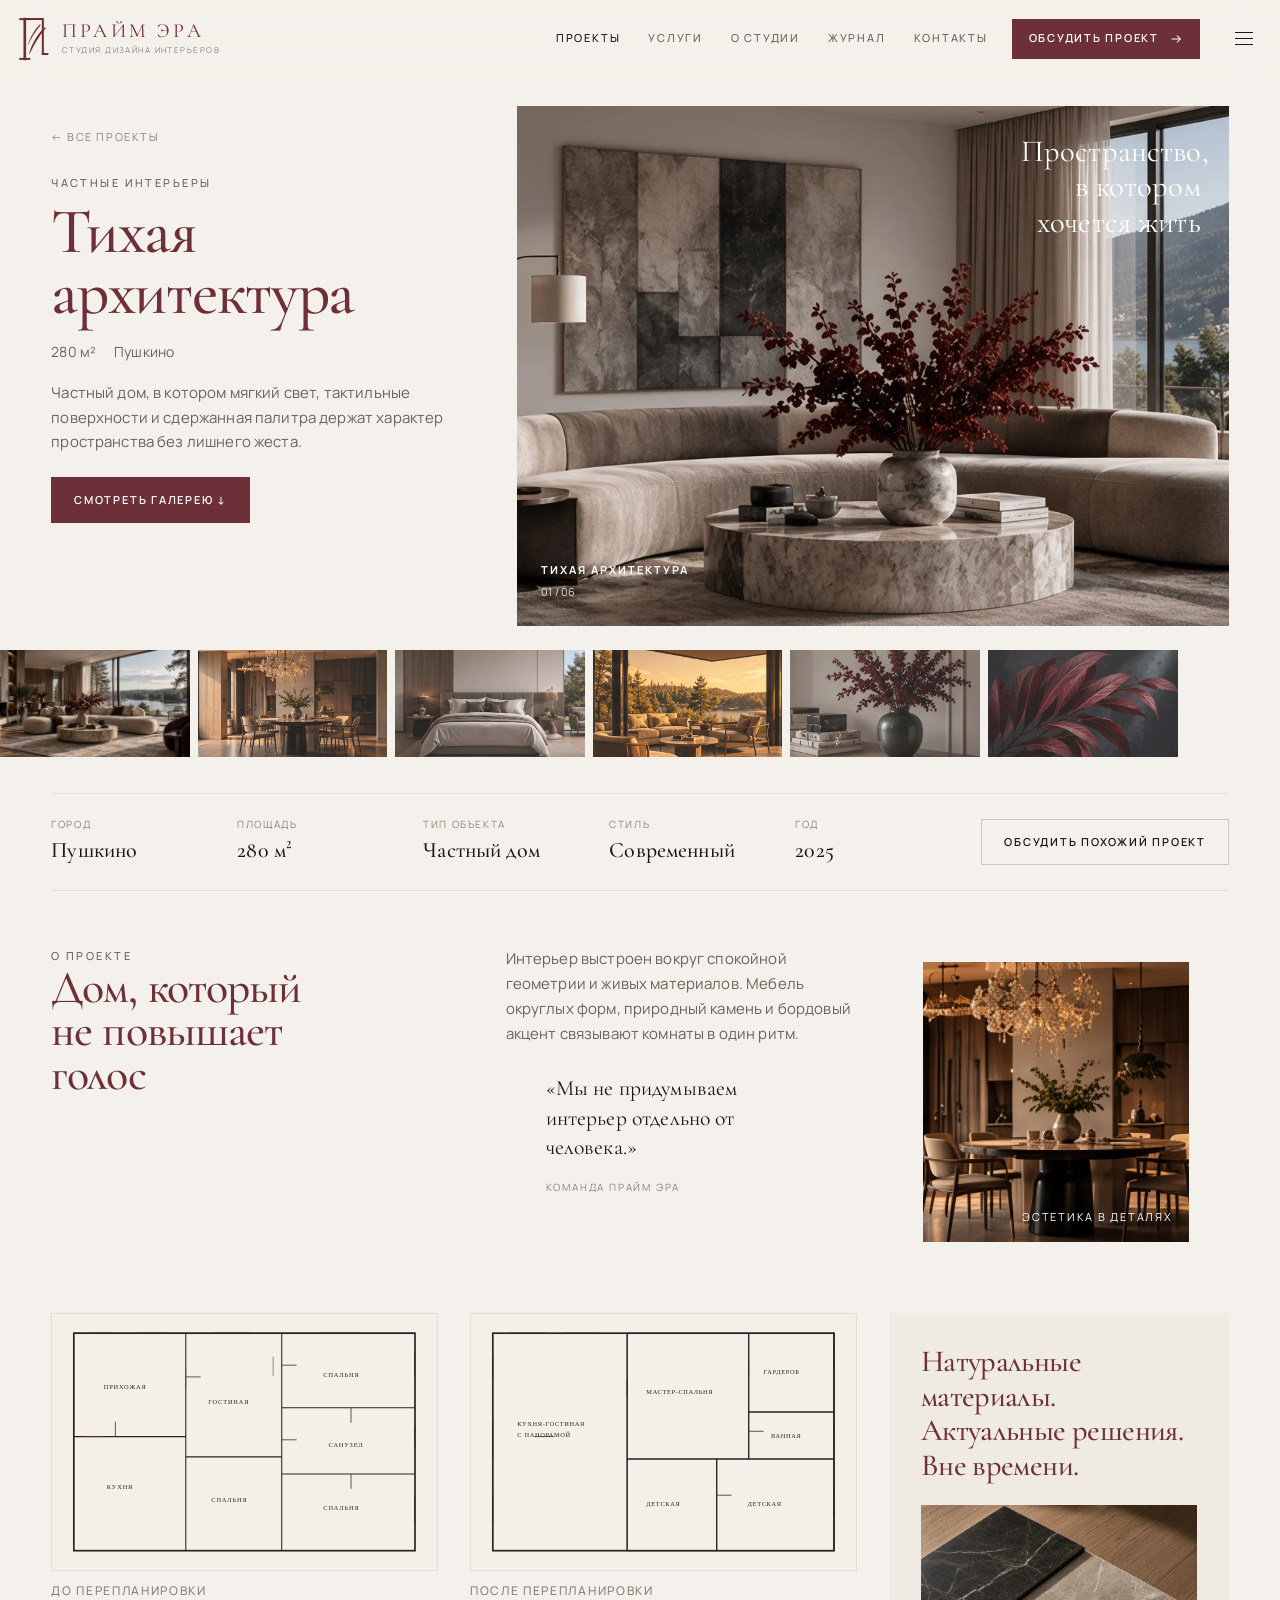
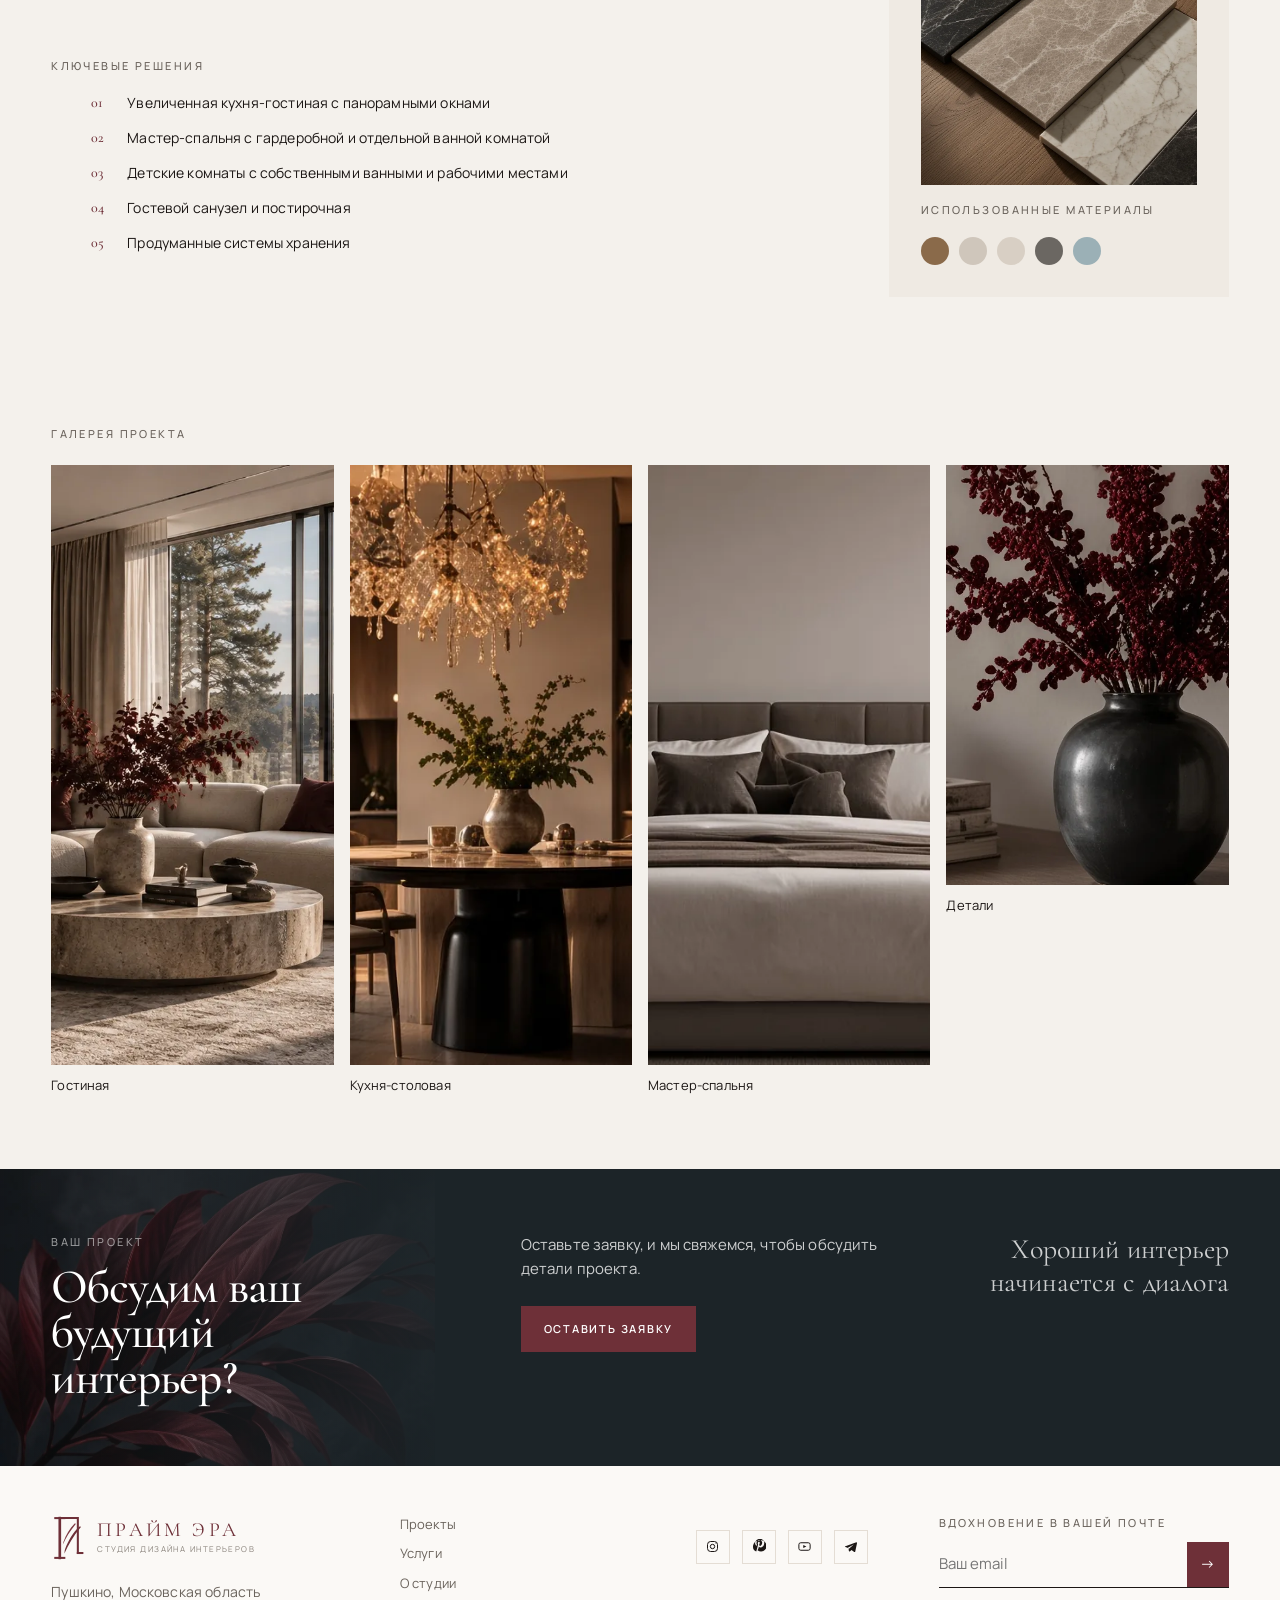
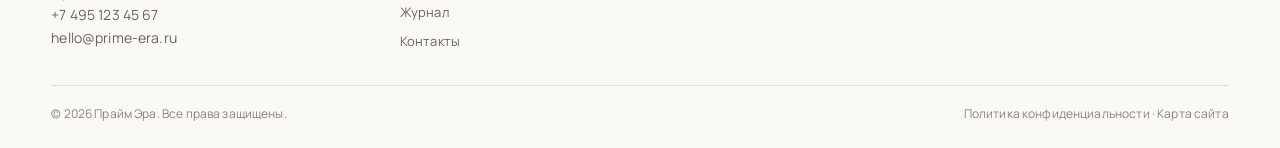
<file: project-tihaya-arhitektura.html>
<!DOCTYPE html>
<html lang="ru">
<head>
  <meta charset="UTF-8">
  <meta name="viewport" content="width=device-width, initial-scale=1">
  <title>Тихая архитектура — Прайм Эра</title>
  <meta name="description" content="Частный дом, в котором мягкий свет, тактильные поверхности и сдержанная палитра держат характер пространства без лишнего жеста.">
  <link rel="canonical" href="https://prime-era.ru/project-tihaya-arhitektura.html">
  <meta property="og:title" content="Тихая архитектура — Прайм Эра">
  <meta property="og:description" content="Частный дом, в котором мягкий свет, тактильные поверхности и сдержанная палитра держат характер пространства без лишнего жеста.">
  <meta property="og:type" content="website">
  <meta property="og:image" content="images/jpeg/prime-era-tihaya-arhitektura-gostinaya.jpg">
  <link rel="icon" href="images/brand/favicon.png" type="image/png">
  <link rel="apple-touch-icon" href="images/brand/apple-touch-icon.png">
  <link rel="preconnect" href="https://fonts.googleapis.com">
  <link rel="preconnect" href="https://fonts.gstatic.com" crossorigin>
  <link href="https://fonts.googleapis.com/css2?family=Cormorant+Garamond:ital,wght@0,400;0,500;0,600;1,400;1,500&family=Manrope:wght@300;400;500;600;700&display=swap" rel="stylesheet">
  <link rel="stylesheet" href="css/styles.css">
</head>
<body>
  <a class="skip" href="#content">К содержанию</a>
  <header class="header" data-header>
    <div class="header__inner">
      <a class="logo" href="index.html">
        <img src="images/brand/mark.svg" alt="" width="34" height="48">
        <span class="logo__text">
          <span class="logo__name">Прайм Эра</span>
          <span class="logo__tag">Студия дизайна интерьеров</span>
        </span>
      </a>
      <nav class="nav" aria-label="Основное меню">
        <a href="projects.html" class="is-active">Проекты</a>
        <a href="services.html">Услуги</a>
        <a href="about.html">О студии</a>
        <a href="journal.html">Журнал</a>
        <a href="contacts.html">Контакты</a>
      </nav>
      <a class="btn btn--burgundy btn--sm" href="contacts.html" data-open-modal>Обсудить проект <svg viewBox="0 0 16 16" fill="none" aria-hidden="true"><path d="M3 8h10M9 4l4 4-4 4" stroke="currentColor" stroke-width="1.2"/></svg></a>
      <button class="menu-btn" type="button" data-open-menu aria-label="Открыть меню"><span></span></button>
    </div>
  </header>
  <main id="content">

    <section class="container page-hero">
      <div class="page-hero__copy">
        <a class="crumbs" href="projects.html">← Все проекты</a>
        <p class="eyebrow">Частные интерьеры</p>
        <h1 class="display">Тихая архитектура</h1>
        <p class="meta-row"><span>280 м²</span><span>Пушкино</span></p>
        <p class="lead">Частный дом, в котором мягкий свет, тактильные поверхности и сдержанная палитра держат характер пространства без лишнего жеста.</p>
        <a class="btn btn--burgundy" href="#gallery" style="margin-top:22px">Смотреть галерею ↓</a>
      </div>
      <div class="page-hero__media" data-gallery-stage>
        <picture>
              <source type="image/webp" srcset="images/webp/prime-era-tihaya-arhitektura-gostinaya.webp">
              <img src="images/jpeg/prime-era-tihaya-arhitektura-gostinaya.jpg" alt="Гостиная частного дома в Пушкино" width="1774" height="887" decoding="async">
            </picture>
        <p class="hero__quote">Пространство, в котором хочется жить</p>
        <div class="hero__meta">
          <p><strong>Тихая архитектура</strong><span data-gallery-count>01 / 06</span></p>
        </div>
      </div>
    </section>
    <div class="container thumbs"><button type="button" data-thumb data-webp="images/webp/prime-era-dizayn-interera-pushkino-hero.webp" data-jpg="images/jpeg/prime-era-dizayn-interera-pushkino-hero.jpg" data-alt="Гостиная" data-index="01 / 06" class='is-active'><picture>
              <source type="image/webp" srcset="images/webp/prime-era-dizayn-interera-pushkino-hero.webp">
              <img src="images/jpeg/prime-era-dizayn-interera-pushkino-hero.jpg" alt="Гостиная" width="300" height="180" loading="lazy" decoding="async">
            </picture></button><button type="button" data-thumb data-webp="images/webp/dizayn-zagorodnogo-doma-podmoskove.webp" data-jpg="images/jpeg/dizayn-zagorodnogo-doma-podmoskove.jpg" data-alt="Кухня-столовая" data-index="02 / 06"><picture>
              <source type="image/webp" srcset="images/webp/dizayn-zagorodnogo-doma-podmoskove.webp">
              <img src="images/jpeg/dizayn-zagorodnogo-doma-podmoskove.jpg" alt="Кухня-столовая" width="300" height="180" loading="lazy" decoding="async">
            </picture></button><button type="button" data-thumb data-webp="images/webp/dizayn-spalni-pushkino-minimalizm.webp" data-jpg="images/jpeg/dizayn-spalni-pushkino-minimalizm.jpg" data-alt="Спальня" data-index="03 / 06"><picture>
              <source type="image/webp" srcset="images/webp/dizayn-spalni-pushkino-minimalizm.webp">
              <img src="images/jpeg/dizayn-spalni-pushkino-minimalizm.jpg" alt="Спальня" width="300" height="180" loading="lazy" decoding="async">
            </picture></button><button type="button" data-thumb data-webp="images/webp/interer-doma-u-vody-pushkinskiy-okrug.webp" data-jpg="images/jpeg/interer-doma-u-vody-pushkinskiy-okrug.jpg" data-alt="Терраса" data-index="04 / 06"><picture>
              <source type="image/webp" srcset="images/webp/interer-doma-u-vody-pushkinskiy-okrug.webp">
              <img src="images/jpeg/interer-doma-u-vody-pushkinskiy-okrug.jpg" alt="Терраса" width="300" height="180" loading="lazy" decoding="async">
            </picture></button><button type="button" data-thumb data-webp="images/webp/dekorirovanie-interera-prime-era.webp" data-jpg="images/jpeg/dekorirovanie-interera-prime-era.jpg" data-alt="Детали" data-index="05 / 06"><picture>
              <source type="image/webp" srcset="images/webp/dekorirovanie-interera-prime-era.webp">
              <img src="images/jpeg/dekorirovanie-interera-prime-era.jpg" alt="Детали" width="300" height="180" loading="lazy" decoding="async">
            </picture></button><button type="button" data-thumb data-webp="images/webp/bordovye-listya-firmennyy-akcent-prime-era.webp" data-jpg="images/jpeg/bordovye-listya-firmennyy-akcent-prime-era.jpg" data-alt="Бордовые листья — фирменный декоративный акцент Прайм Эра" data-index="06 / 06"><picture>
              <source type="image/webp" srcset="images/webp/bordovye-listya-firmennyy-akcent-prime-era.webp">
              <img src="images/jpeg/bordovye-listya-firmennyy-akcent-prime-era.jpg" alt="Бордовые листья — фирменный декоративный акцент Прайм Эра" width="300" height="180" loading="lazy" decoding="async">
            </picture></button></div>
    <div class="container facts">
      <p><span>Город</span><strong>Пушкино</strong></p>
      <p><span>Площадь</span><strong>280 м²</strong></p>
      <p><span>Тип объекта</span><strong>Частный дом</strong></p>
      <p><span>Стиль</span><strong>Современный</strong></p>
      <p><span>Год</span><strong>2025</strong></p>
      <a class="btn btn--ghost" href="contacts.html" data-open-modal>Обсудить похожий проект</a>
    </div>
    <section class="container prose-grid">
      <div>
        <p class="eyebrow">О проекте</p>
        <h2 class="display">Дом, который не повышает голос</h2>
      </div>
      <div>
        <p>Интерьер выстроен вокруг спокойной геометрии и живых материалов. Мебель округлых форм, природный камень и бордовый акцент связывают комнаты в один ритм.</p>
        <blockquote class="quote" style="margin-top:28px">«Мы не придумываем интерьер отдельно от человека.»<footer>Команда Прайм Эра</footer></blockquote>
      </div>
      <figure class="side-photo">
        <picture>
              <source type="image/webp" srcset="images/webp/dizayn-zagorodnogo-doma-podmoskove.webp">
              <img src="images/jpeg/dizayn-zagorodnogo-doma-podmoskove.jpg" alt="Эстетика в деталях" width="900" height="600" loading="lazy" decoding="async">
            </picture>
        <span>Эстетика в деталях</span>
      </figure>
    </section>
    <section class="container plans">
      <figure class="plan-card">
        <div class="plan-frame"><svg xmlns="http://www.w3.org/2000/svg" viewBox="0 0 720 480" role="img" aria-label="План квартиры до перепланировки">
  <rect width="720" height="480" fill="#f4efe8"/>
  <g fill="none" stroke="#2a2420" stroke-linejoin="miter">
    <rect x="40" y="36" width="640" height="408" stroke-width="3.2"/>
    <path stroke-width="2" d="M250 36v408M430 36v408M40 230h210M250 268h180M430 176h250M430 300h250"/>
    <path stroke-width="2" d="M40 36h640"/>
  </g>
  <g fill="none" stroke="#2a2420" stroke-width="1.4">
    <path d="M118 230v-28M250 118h28M430 96h28M430 236h28M560 176v28M560 300v28"/>
  </g>
  <g fill="none" stroke="#6e3038" stroke-width="1.1">
    <path d="M70 36v0"/><path d="M58 230h36"/><path d="M250 102v36"/><path d="M414 80v36"/>
  </g>
  <g fill="#2a2420" font-family="Georgia, 'Times New Roman', serif" font-size="12" letter-spacing="1.6">
    <text x="96" y="140">ПРИХОЖАЯ</text>
    <text x="102" y="328">КУХНЯ</text>
    <text x="292" y="168">ГОСТИНАЯ</text>
    <text x="298" y="352">СПАЛЬНЯ</text>
    <text x="508" y="118">СПАЛЬНЯ</text>
    <text x="518" y="250">САНУЗЕЛ</text>
    <text x="508" y="368">СПАЛЬНЯ</text>
  </g>
  <g fill="none" stroke="#2a2420" stroke-width="1.2">
    <path d="M70 36h44M160 36h52M300 36h70M500 36h80"/>
    <path d="M680 70v48M680 210v40M680 340v50"/>
  </g>
</svg></div>
        <h3>До перепланировки</h3>
      </figure>
      <figure class="plan-card">
        <div class="plan-frame"><svg xmlns="http://www.w3.org/2000/svg" viewBox="0 0 720 480" role="img" aria-label="План квартиры после перепланировки">
  <rect width="720" height="480" fill="#f4efe8"/>
  <g fill="none" stroke="#2a2420" stroke-linejoin="miter">
    <rect x="40" y="36" width="640" height="408" stroke-width="3.2"/>
    <path stroke-width="2" d="M292 36v408"/>
    <path stroke-width="2" d="M292 36h228v236H292z"/>
    <path stroke-width="2" d="M520 36h160v148H520z"/>
    <path stroke-width="2" d="M520 184h160v88H520z"/>
    <path stroke-width="2" d="M292 272h168v172H292z"/>
    <path stroke-width="2" d="M460 272h220v172H460z"/>
  </g>
  <g fill="none" stroke="#2a2420" stroke-width="1.4">
    <path d="M118 230h36M292 120v36M520 88v28M520 220h28M460 340h28"/>
  </g>
  <g fill="#2a2420" font-family="Georgia, 'Times New Roman', serif" font-size="12" letter-spacing="1.2">
    <text x="86" y="210">КУХНЯ-ГОСТИНАЯ</text>
    <text x="86" y="230">С ПАНОРАМОЙ</text>
    <text x="328" y="150">МАСТЕР-СПАЛЬНЯ</text>
    <text x="548" y="112">ГАРДЕРОБ</text>
    <text x="562" y="232">ВАННАЯ</text>
    <text x="328" y="360">ДЕТСКАЯ</text>
    <text x="518" y="360">ДЕТСКАЯ</text>
  </g>
  <g fill="none" stroke="#2a2420" stroke-width="1.2">
    <path d="M70 36h70M170 36h70M40 80v40M40 200v70M40 340v50"/>
    <path d="M680 60v40M680 210v36M680 330v50"/>
  </g>
</svg></div>
        <h3>После перепланировки</h3>
      </figure>
      <div class="keys-block">
        <p class="eyebrow" style="margin-bottom:16px">Ключевые решения</p>
        <ol class="keys">
          <li><b>01</b> Увеличенная кухня-гостиная с панорамными окнами</li>
          <li><b>02</b> Мастер-спальня с гардеробной и отдельной ванной комнатой</li>
          <li><b>03</b> Детские комнаты с собственными ванными и рабочими местами</li>
          <li><b>04</b> Гостевой санузел и постирочная</li>
          <li><b>05</b> Продуманные системы хранения</li>
        </ol>
      </div>
      <aside class="materials">
        <h3>Натуральные материалы. Актуальные решения. Вне времени.</h3>
        <picture>
              <source type="image/webp" srcset="images/webp/komplektaciya-podbor-materialov-interera.webp">
              <img src="images/jpeg/komplektaciya-podbor-materialov-interera.jpg" alt="Натуральные материалы" width="640" height="420" loading="lazy" decoding="async">
            </picture>
        <p class="eyebrow" style="margin-top:16px">Использованные материалы</p>
        <div class="swatches">
          <i style="background:#8a6a4a" title="Дерево"></i>
          <i style="background:#cfc6bb" title="Камень"></i>
          <i style="background:#d8cfc4" title="Текстиль"></i>
          <i style="background:#6b6762" title="Металл"></i>
          <i style="background:#9bb0b6" title="Стекло"></i>
        </div>
      </aside>
    </section>
    <section class="section" id="gallery">
      <div class="container">
        <p class="eyebrow">Галерея проекта</p>
        <div class="gallery-row" style="margin-top:22px">
          <figure>
            <picture>
              <source type="image/webp" srcset="images/webp/prime-era-dizayn-interera-pushkino-hero.webp">
              <img src="images/jpeg/prime-era-dizayn-interera-pushkino-hero.jpg" alt="Гостиная" width="900" height="600" loading="lazy" decoding="async">
            </picture>
            <figcaption>Гостиная</figcaption>
          </figure>
          <figure>
            <picture>
              <source type="image/webp" srcset="images/webp/dizayn-zagorodnogo-doma-podmoskove.webp">
              <img src="images/jpeg/dizayn-zagorodnogo-doma-podmoskove.jpg" alt="Кухня-столовая" width="900" height="600" loading="lazy" decoding="async">
            </picture>
            <figcaption>Кухня-столовая</figcaption>
          </figure>
          <figure>
            <picture>
              <source type="image/webp" srcset="images/webp/dizayn-spalni-pushkino-minimalizm.webp">
              <img src="images/jpeg/dizayn-spalni-pushkino-minimalizm.jpg" alt="Мастер-спальня" width="900" height="600" loading="lazy" decoding="async">
            </picture>
            <figcaption>Мастер-спальня</figcaption>
          </figure>
          <figure>
            <picture>
              <source type="image/webp" srcset="images/webp/dekorirovanie-interera-prime-era.webp">
              <img src="images/jpeg/dekorirovanie-interera-prime-era.jpg" alt="Детали" width="640" height="420" loading="lazy" decoding="async">
            </picture>
            <figcaption>Детали</figcaption>
          </figure>
        </div>
      </div>
    </section>
    
    <section class="cta">
      <div>
        <p class="eyebrow">Ваш проект</p>
        <h2 class="display">Обсудим ваш будущий интерьер?</h2>
      </div>
      <div>
        <p>Оставьте заявку, и мы свяжемся, чтобы обсудить детали проекта.</p>
        <a class="btn btn--burgundy" href="contacts.html" data-open-modal>Оставить заявку</a>
      </div>
      <p class="cta__aside">Хороший интерьер начинается с диалога</p>
    </section>

      </main>
  <footer class="footer">
    <div class="container footer__grid">
      <div>
        <a class="logo" href="index.html">
          <img src="images/brand/mark.svg" alt="" width="34" height="48">
          <span class="logo__text">
            <span class="logo__name">Прайм Эра</span>
            <span class="logo__tag">Студия дизайна интерьеров</span>
          </span>
        </a>
        <address style="margin-top:18px">
          <p>Пушкино, Московская область</p>
          <a href="tel:+74951234567">+7 495 123 45 67</a>
          <a href="mailto:hello@prime-era.ru">hello@prime-era.ru</a>
        </address>
      </div>
      <nav class="footer__nav" aria-label="Навигация в подвале">
        <a href="projects.html">Проекты</a>
        <a href="services.html">Услуги</a>
        <a href="about.html">О студии</a>
        <a href="journal.html">Журнал</a>
        <a href="contacts.html">Контакты</a>
      </nav>
      <div>
        <div class="social">
          <a href="https://instagram.com" aria-label="Instagram" rel="noreferrer"><svg viewBox="0 0 24 24" fill="none" stroke="currentColor" stroke-width="1.6"><rect x="4" y="4" width="16" height="16" rx="5"/><circle cx="12" cy="12" r="3.5"/><circle cx="17.5" cy="6.5" r="0.8" fill="currentColor" stroke="none"/></svg></a>
          <a href="https://pinterest.com" aria-label="Pinterest" rel="noreferrer"><svg viewBox="0 0 24 24" fill="currentColor"><path d="M12 3.2A8.8 8.8 0 0 0 8.4 20c.1-.7.4-1.8.7-2.6l2.4-9.1s-.6-.3-.6-1.5c0-1.4.8-2.4 1.8-2.4.9 0 1.3.6 1.3 1.4 0 .9-.6 2.2-.9 3.4-.2 1 .6 1.8 1.6 1.8 1.9 0 3.2-2.4 3.2-5.3 0-2.2-1.5-3.8-4.2-3.8-3.1 0-5 2.3-5 4.9 0 .9.3 1.8.7 2.3.1.1.1.2.1.3l-.3 1.1c0 .2-.1.3-.4.2-1.5-.6-2.2-2.3-2.2-4.2 0-3.1 2.6-6.8 7.8-6.8 4.1 0 6.8 3 6.8 6.2 0 4.3-2.4 7.5-5.9 7.5-1.2 0-2.3-.6-2.7-1.4l-.7 2.8c-.3 1-1 2.2-1.5 3A8.8 8.8 0 1 0 12 3.2Z"/></svg></a>
          <a href="https://youtube.com" aria-label="YouTube" rel="noreferrer"><svg viewBox="0 0 24 24" fill="none" stroke="currentColor" stroke-width="1.6"><rect x="3" y="6" width="18" height="12" rx="3"/><path d="M10 9.5v5l5-2.5-5-2.5z" fill="currentColor" stroke="none"/></svg></a>
          <a href="https://t.me" aria-label="Telegram" rel="noreferrer"><svg viewBox="0 0 24 24" fill="currentColor"><path d="M20.2 5.4 3.9 11.6c-1.1.4-1.1 1 0 1.3l4.2 1.3 1.6 5c.2.6.3.8.8.8.4 0 .6-.2.8-.4l2.3-2.2 4.4 3.2c.8.5 1.4.2 1.6-.8l2.8-13.2c.3-1.2-.4-1.7-1.2-1.2Zm-2.9 3.3-7.8 7-.3 3.2-1.5-5.1 9.6-5.1Z"/></svg></a>
        </div>
      </div>
      <form data-form>
        <p class="eyebrow" style="margin-bottom:10px">Вдохновение в вашей почте</p>
        <div class="news-form">
          <input type="email" name="email" placeholder="Ваш email" required>
          <button type="submit" aria-label="Подписаться">→</button>
        </div>
        <p class="form-ok" data-form-ok>Спасибо. Мы пришлём письма о проектах и материалах.</p>
      </form>
    </div>
    <div class="container footer__bottom">
      <p>© 2026 Прайм Эра. Все права защищены.</p>
      <p><a href="privacy.html">Политика конфиденциальности</a> · <a href="sitemap.xml">Карта сайта</a></p>
    </div>
  </footer>
  <div class="overlay" data-menu>
    <div class="overlay__nav">
      <button class="menu-btn menu-btn--close" type="button" data-close-menu aria-label="Закрыть меню" style="align-self:flex-end"><span></span></button>
      <nav>
        <a class="menu-link" href="projects.html">Проекты</a>
        <a class="menu-link" href="services.html">Услуги</a>
        <a class="menu-link" href="about.html">О студии</a>
        <a class="menu-link" href="journal.html">Журнал</a>
        <a class="menu-link" href="contacts.html">Контакты</a>
      </nav>
      <div class="overlay__contacts">
        <p>Пушкино, Московская область</p>
        <p><a href="tel:+74951234567">+7 495 123 45 67</a></p>
        <p><a href="mailto:hello@prime-era.ru">hello@prime-era.ru</a></p>
      </div>
    </div>
    <div class="overlay__visual">
      <img src="images/jpeg/podmoskove-priroda-reka-pushkino.jpg" alt="" width="1200" height="800">
      <span>Вдохновение в деталях привычных мест</span>
    </div>
  </div>
  <div class="modal" data-modal>
    <div class="modal__card">
      <button class="link-arrow" type="button" data-close-modal style="float:right">Закрыть</button>
      <p class="eyebrow">Первая встреча</p>
      <h2 class="display">Обсудим ваш проект</h2>
      <p class="lead">Расскажите о пространстве, которое хотите создать.</p>
      <form class="form" data-form>
        <label>Имя <input name="name" required></label>
        <label>Телефон <input type="tel" name="phone" required></label>
        <label>Email <input type="email" name="email"></label>
        <label>О проекте <textarea name="message"></textarea></label>
        <button class="btn btn--burgundy" type="submit">Оставить заявку</button>
        <p class="form-ok" data-form-ok>Заявка отправлена. Мы свяжемся с вами в ближайшее время.</p>
      </form>
    </div>
  </div>
  <div class="lightbox" data-lightbox>
    <button class="close" type="button" data-close-lightbox aria-label="Закрыть">×</button>
    <img alt="">
  </div>
  <script src="js/main.js"></script>
</body>
</html>
</file>
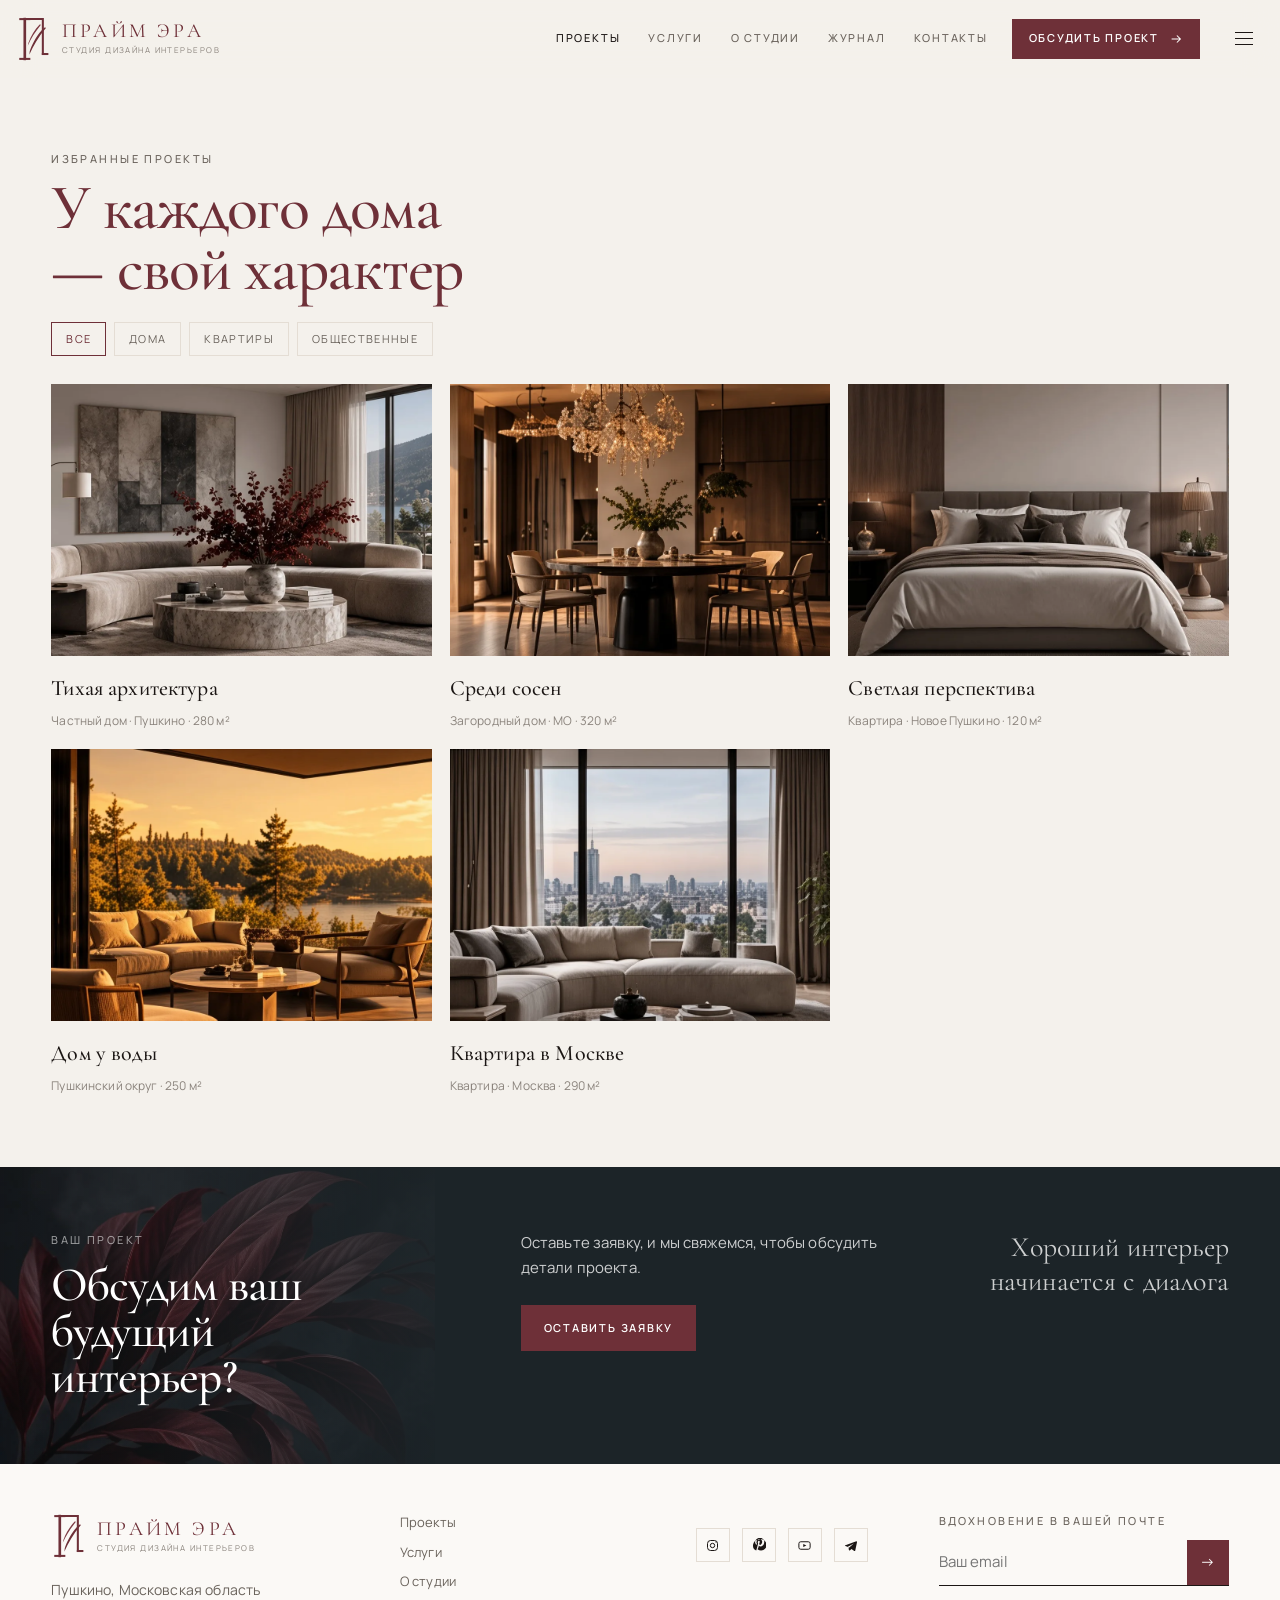
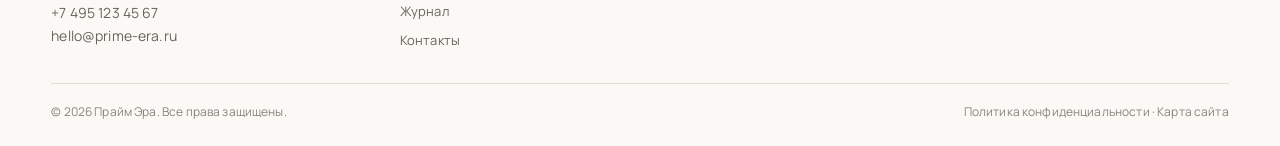
<file: projects.html>
<!DOCTYPE html>
<html lang="ru">
<head>
  <meta charset="UTF-8">
  <meta name="viewport" content="width=device-width, initial-scale=1">
  <title>Проекты — Прайм Эра</title>
  <meta name="description" content="Избранные интерьеры студии Прайм Эра: квартиры, дома и пространства у воды в Москве и Подмосковье.">
  <link rel="canonical" href="https://prime-era.ru/projects.html">
  <meta property="og:title" content="Проекты — Прайм Эра">
  <meta property="og:description" content="Избранные интерьеры студии Прайм Эра: квартиры, дома и пространства у воды в Москве и Подмосковье.">
  <meta property="og:type" content="website">
  <meta property="og:image" content="images/jpeg/prime-era-dizayn-interera-pushkino-hero.jpg">
  <link rel="icon" href="images/brand/favicon.png" type="image/png">
  <link rel="apple-touch-icon" href="images/brand/apple-touch-icon.png">
  <link rel="preconnect" href="https://fonts.googleapis.com">
  <link rel="preconnect" href="https://fonts.gstatic.com" crossorigin>
  <link href="https://fonts.googleapis.com/css2?family=Cormorant+Garamond:ital,wght@0,400;0,500;0,600;1,400;1,500&family=Manrope:wght@300;400;500;600;700&display=swap" rel="stylesheet">
  <link rel="stylesheet" href="css/styles.css">
</head>
<body>
  <a class="skip" href="#content">К содержанию</a>
  <header class="header" data-header>
    <div class="header__inner">
      <a class="logo" href="index.html">
        <img src="images/brand/mark.svg" alt="" width="34" height="48">
        <span class="logo__text">
          <span class="logo__name">Прайм Эра</span>
          <span class="logo__tag">Студия дизайна интерьеров</span>
        </span>
      </a>
      <nav class="nav" aria-label="Основное меню">
        <a href="projects.html" class="is-active">Проекты</a>
        <a href="services.html">Услуги</a>
        <a href="about.html">О студии</a>
        <a href="journal.html">Журнал</a>
        <a href="contacts.html">Контакты</a>
      </nav>
      <a class="btn btn--burgundy btn--sm" href="contacts.html" data-open-modal>Обсудить проект <svg viewBox="0 0 16 16" fill="none" aria-hidden="true"><path d="M3 8h10M9 4l4 4-4 4" stroke="currentColor" stroke-width="1.2"/></svg></a>
      <button class="menu-btn" type="button" data-open-menu aria-label="Открыть меню"><span></span></button>
    </div>
  </header>
  <main id="content">

    <section class="section">
      <div class="container">
        <p class="eyebrow">Избранные проекты</p>
        <h1 class="display" style="font-size:clamp(40px,6vw,64px);max-width:14ch;margin:10px 0 22px">У каждого дома — свой характер</h1>
        <div class="filters">
          <button type="button" class="is-active" data-filter="all">Все</button>
          <button type="button" data-filter="house">Дома</button>
          <button type="button" data-filter="flat">Квартиры</button>
          <button type="button" data-filter="public">Общественные</button>
        </div>
        <div class="projects-grid projects-grid--list">
          <a class="project-card" href="project-tihaya-arhitektura.html" data-project="house">
            <div class="project-card__img"><picture>
              <source type="image/webp" srcset="images/webp/prime-era-tihaya-arhitektura-gostinaya.webp">
              <img src="images/jpeg/prime-era-tihaya-arhitektura-gostinaya.jpg" alt="Тихая архитектура" width="900" height="600" loading="lazy" decoding="async">
            </picture></div>
            <h3>Тихая архитектура</h3>
            <p>Частный дом · Пушкино · 280 м²</p>
          </a>
          <a class="project-card" href="project-sredi-sosen.html" data-project="house">
            <div class="project-card__img"><picture>
              <source type="image/webp" srcset="images/webp/dizayn-zagorodnogo-doma-podmoskove.webp">
              <img src="images/jpeg/dizayn-zagorodnogo-doma-podmoskove.jpg" alt="Среди сосен" width="900" height="600" loading="lazy" decoding="async">
            </picture></div>
            <h3>Среди сосен</h3>
            <p>Загородный дом · МО · 320 м²</p>
          </a>
          <a class="project-card" href="project-svetlaya-perspektiva.html" data-project="flat">
            <div class="project-card__img"><picture>
              <source type="image/webp" srcset="images/webp/dizayn-spalni-pushkino-minimalizm.webp">
              <img src="images/jpeg/dizayn-spalni-pushkino-minimalizm.jpg" alt="Светлая перспектива" width="900" height="600" loading="lazy" decoding="async">
            </picture></div>
            <h3>Светлая перспектива</h3>
            <p>Квартира · Новое Пушкино · 120 м²</p>
          </a>
          <a class="project-card" href="project-dom-u-vody.html" data-project="house">
            <div class="project-card__img"><picture>
              <source type="image/webp" srcset="images/webp/interer-doma-u-vody-pushkinskiy-okrug.webp">
              <img src="images/jpeg/interer-doma-u-vody-pushkinskiy-okrug.jpg" alt="Дом у воды" width="900" height="600" loading="lazy" decoding="async">
            </picture></div>
            <h3>Дом у воды</h3>
            <p>Пушкинский округ · 250 м²</p>
          </a>
          <a class="project-card" href="project-moskva.html" data-project="flat">
            <div class="project-card__img"><picture>
              <source type="image/webp" srcset="images/webp/dizayn-kvartiry-moskva-sovremennyy-interer.webp">
              <img src="images/jpeg/dizayn-kvartiry-moskva-sovremennyy-interer.jpg" alt="Квартира в Москве" width="900" height="600" loading="lazy" decoding="async">
            </picture></div>
            <h3>Квартира в Москве</h3>
            <p>Квартира · Москва · 290 м²</p>
          </a>
        </div>
      </div>
    </section>

    <section class="cta">
      <div>
        <p class="eyebrow">Ваш проект</p>
        <h2 class="display">Обсудим ваш будущий интерьер?</h2>
      </div>
      <div>
        <p>Оставьте заявку, и мы свяжемся, чтобы обсудить детали проекта.</p>
        <a class="btn btn--burgundy" href="contacts.html" data-open-modal>Оставить заявку</a>
      </div>
      <p class="cta__aside">Хороший интерьер начинается с диалога</p>
    </section>
  </main>
  <footer class="footer">
    <div class="container footer__grid">
      <div>
        <a class="logo" href="index.html">
          <img src="images/brand/mark.svg" alt="" width="34" height="48">
          <span class="logo__text">
            <span class="logo__name">Прайм Эра</span>
            <span class="logo__tag">Студия дизайна интерьеров</span>
          </span>
        </a>
        <address style="margin-top:18px">
          <p>Пушкино, Московская область</p>
          <a href="tel:+74951234567">+7 495 123 45 67</a>
          <a href="mailto:hello@prime-era.ru">hello@prime-era.ru</a>
        </address>
      </div>
      <nav class="footer__nav" aria-label="Навигация в подвале">
        <a href="projects.html">Проекты</a>
        <a href="services.html">Услуги</a>
        <a href="about.html">О студии</a>
        <a href="journal.html">Журнал</a>
        <a href="contacts.html">Контакты</a>
      </nav>
      <div>
        <div class="social">
          <a href="https://instagram.com" aria-label="Instagram" rel="noreferrer"><svg viewBox="0 0 24 24" fill="none" stroke="currentColor" stroke-width="1.6"><rect x="4" y="4" width="16" height="16" rx="5"/><circle cx="12" cy="12" r="3.5"/><circle cx="17.5" cy="6.5" r="0.8" fill="currentColor" stroke="none"/></svg></a>
          <a href="https://pinterest.com" aria-label="Pinterest" rel="noreferrer"><svg viewBox="0 0 24 24" fill="currentColor"><path d="M12 3.2A8.8 8.8 0 0 0 8.4 20c.1-.7.4-1.8.7-2.6l2.4-9.1s-.6-.3-.6-1.5c0-1.4.8-2.4 1.8-2.4.9 0 1.3.6 1.3 1.4 0 .9-.6 2.2-.9 3.4-.2 1 .6 1.8 1.6 1.8 1.9 0 3.2-2.4 3.2-5.3 0-2.2-1.5-3.8-4.2-3.8-3.1 0-5 2.3-5 4.9 0 .9.3 1.8.7 2.3.1.1.1.2.1.3l-.3 1.1c0 .2-.1.3-.4.2-1.5-.6-2.2-2.3-2.2-4.2 0-3.1 2.6-6.8 7.8-6.8 4.1 0 6.8 3 6.8 6.2 0 4.3-2.4 7.5-5.9 7.5-1.2 0-2.3-.6-2.7-1.4l-.7 2.8c-.3 1-1 2.2-1.5 3A8.8 8.8 0 1 0 12 3.2Z"/></svg></a>
          <a href="https://youtube.com" aria-label="YouTube" rel="noreferrer"><svg viewBox="0 0 24 24" fill="none" stroke="currentColor" stroke-width="1.6"><rect x="3" y="6" width="18" height="12" rx="3"/><path d="M10 9.5v5l5-2.5-5-2.5z" fill="currentColor" stroke="none"/></svg></a>
          <a href="https://t.me" aria-label="Telegram" rel="noreferrer"><svg viewBox="0 0 24 24" fill="currentColor"><path d="M20.2 5.4 3.9 11.6c-1.1.4-1.1 1 0 1.3l4.2 1.3 1.6 5c.2.6.3.8.8.8.4 0 .6-.2.8-.4l2.3-2.2 4.4 3.2c.8.5 1.4.2 1.6-.8l2.8-13.2c.3-1.2-.4-1.7-1.2-1.2Zm-2.9 3.3-7.8 7-.3 3.2-1.5-5.1 9.6-5.1Z"/></svg></a>
        </div>
      </div>
      <form data-form>
        <p class="eyebrow" style="margin-bottom:10px">Вдохновение в вашей почте</p>
        <div class="news-form">
          <input type="email" name="email" placeholder="Ваш email" required>
          <button type="submit" aria-label="Подписаться">→</button>
        </div>
        <p class="form-ok" data-form-ok>Спасибо. Мы пришлём письма о проектах и материалах.</p>
      </form>
    </div>
    <div class="container footer__bottom">
      <p>© 2026 Прайм Эра. Все права защищены.</p>
      <p><a href="privacy.html">Политика конфиденциальности</a> · <a href="sitemap.xml">Карта сайта</a></p>
    </div>
  </footer>
  <div class="overlay" data-menu>
    <div class="overlay__nav">
      <button class="menu-btn menu-btn--close" type="button" data-close-menu aria-label="Закрыть меню" style="align-self:flex-end"><span></span></button>
      <nav>
        <a class="menu-link" href="projects.html">Проекты</a>
        <a class="menu-link" href="services.html">Услуги</a>
        <a class="menu-link" href="about.html">О студии</a>
        <a class="menu-link" href="journal.html">Журнал</a>
        <a class="menu-link" href="contacts.html">Контакты</a>
      </nav>
      <div class="overlay__contacts">
        <p>Пушкино, Московская область</p>
        <p><a href="tel:+74951234567">+7 495 123 45 67</a></p>
        <p><a href="mailto:hello@prime-era.ru">hello@prime-era.ru</a></p>
      </div>
    </div>
    <div class="overlay__visual">
      <img src="images/jpeg/podmoskove-priroda-reka-pushkino.jpg" alt="" width="1200" height="800">
      <span>Вдохновение в деталях привычных мест</span>
    </div>
  </div>
  <div class="modal" data-modal>
    <div class="modal__card">
      <button class="link-arrow" type="button" data-close-modal style="float:right">Закрыть</button>
      <p class="eyebrow">Первая встреча</p>
      <h2 class="display">Обсудим ваш проект</h2>
      <p class="lead">Расскажите о пространстве, которое хотите создать.</p>
      <form class="form" data-form>
        <label>Имя <input name="name" required></label>
        <label>Телефон <input type="tel" name="phone" required></label>
        <label>Email <input type="email" name="email"></label>
        <label>О проекте <textarea name="message"></textarea></label>
        <button class="btn btn--burgundy" type="submit">Оставить заявку</button>
        <p class="form-ok" data-form-ok>Заявка отправлена. Мы свяжемся с вами в ближайшее время.</p>
      </form>
    </div>
  </div>
  <div class="lightbox" data-lightbox>
    <button class="close" type="button" data-close-lightbox aria-label="Закрыть">×</button>
    <img alt="">
  </div>
  <script src="js/main.js"></script>
</body>
</html>
</file>
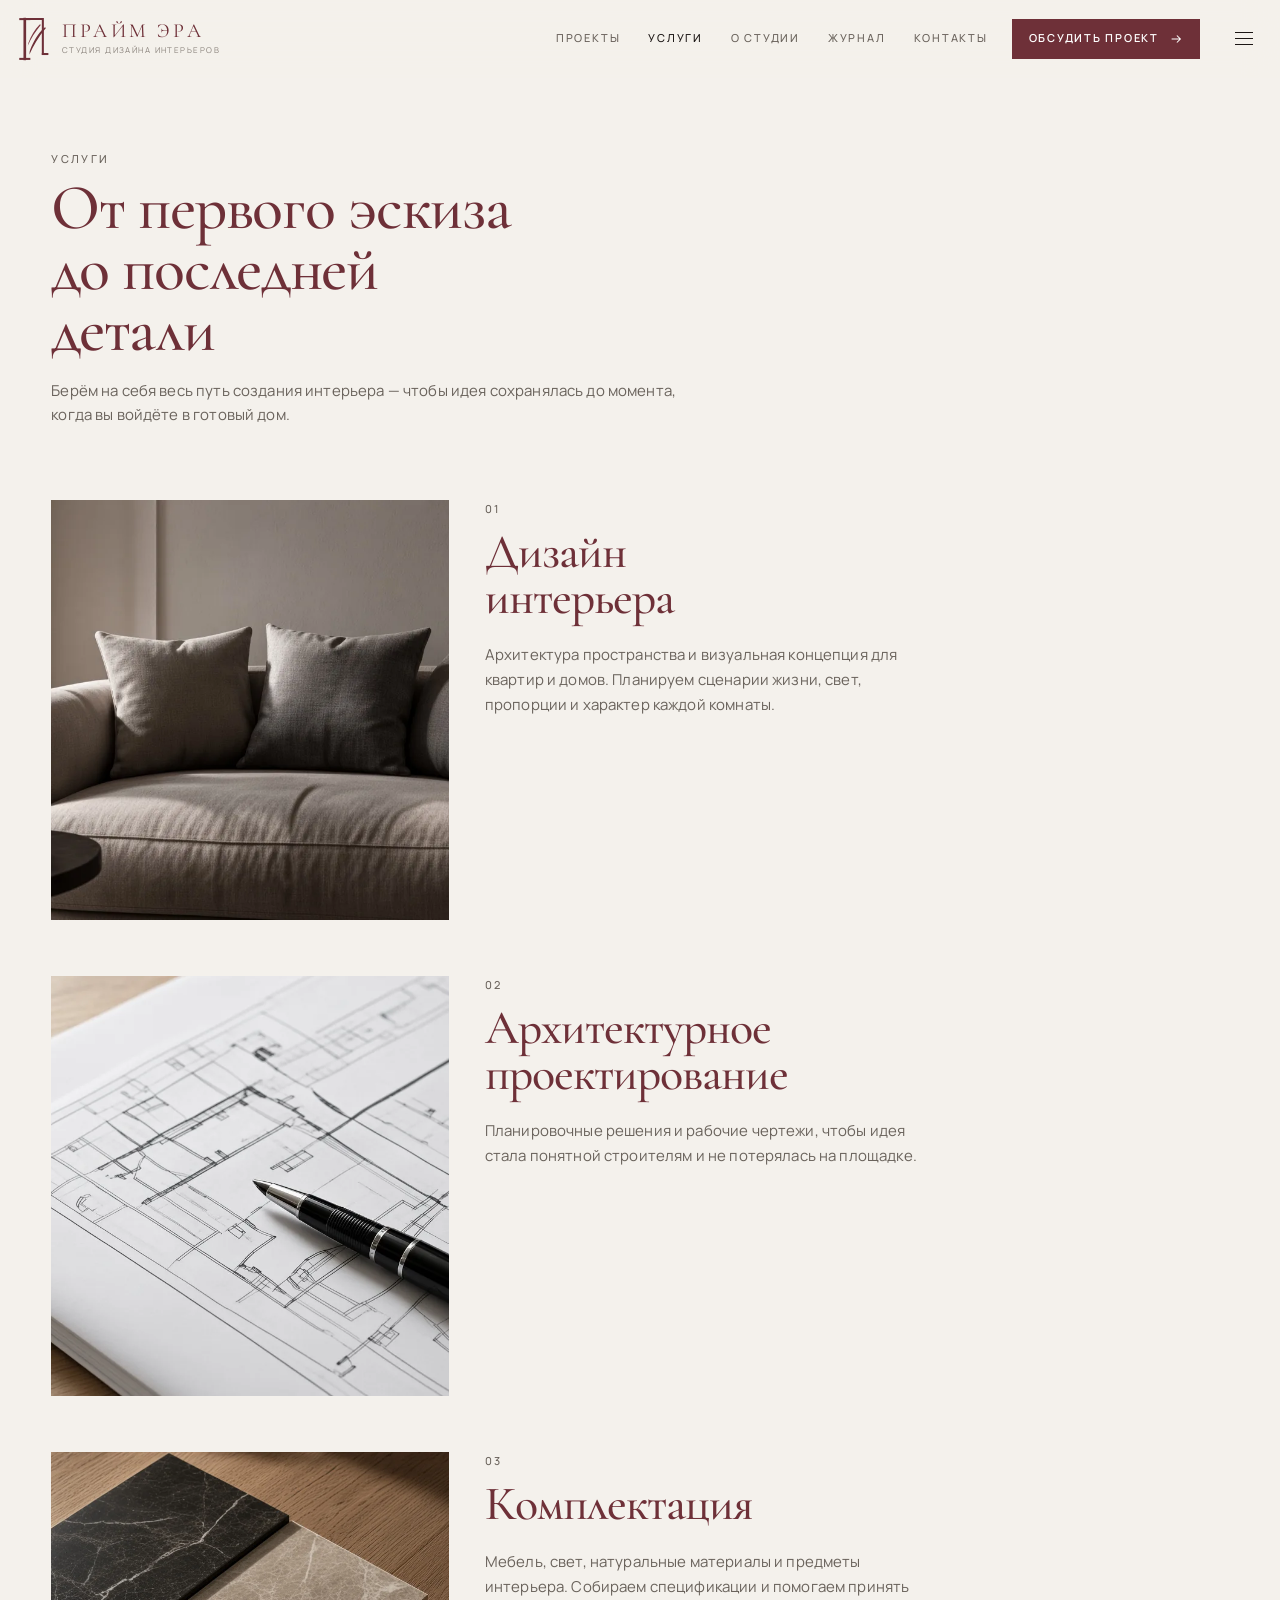
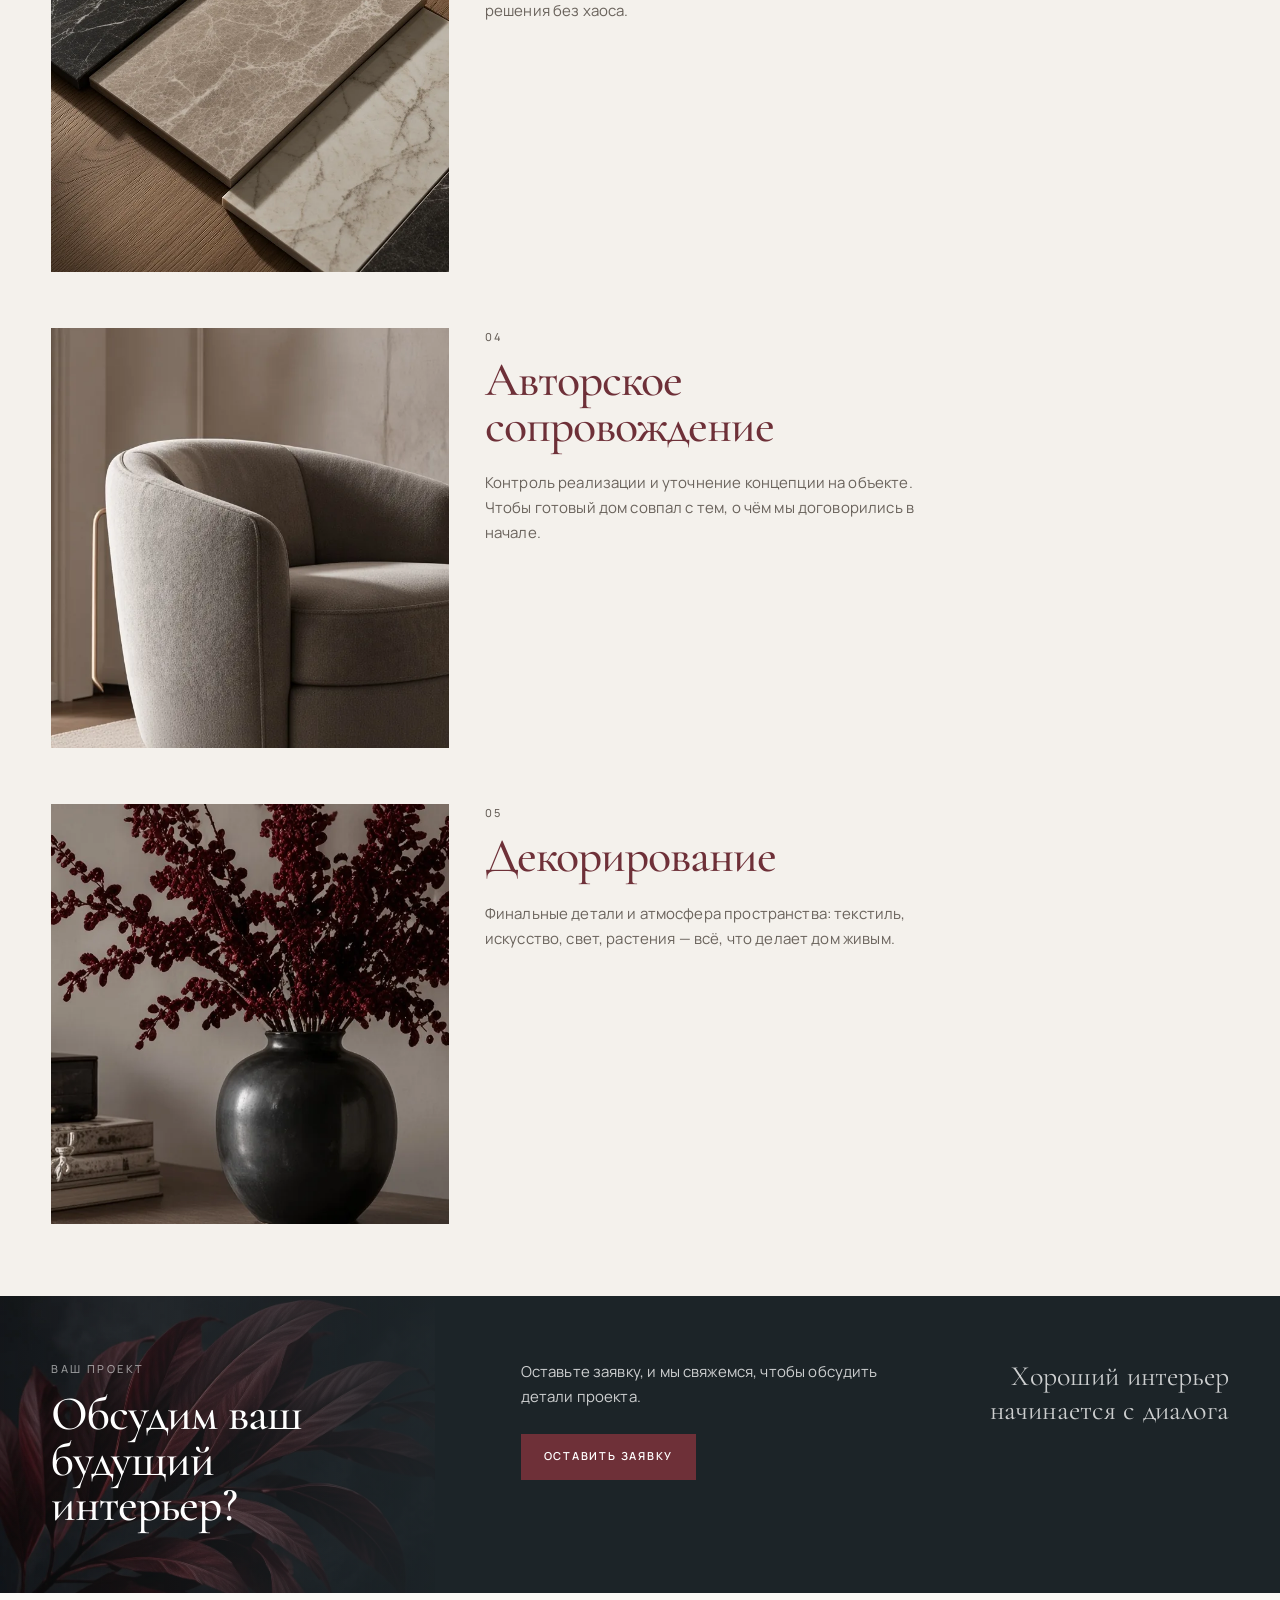
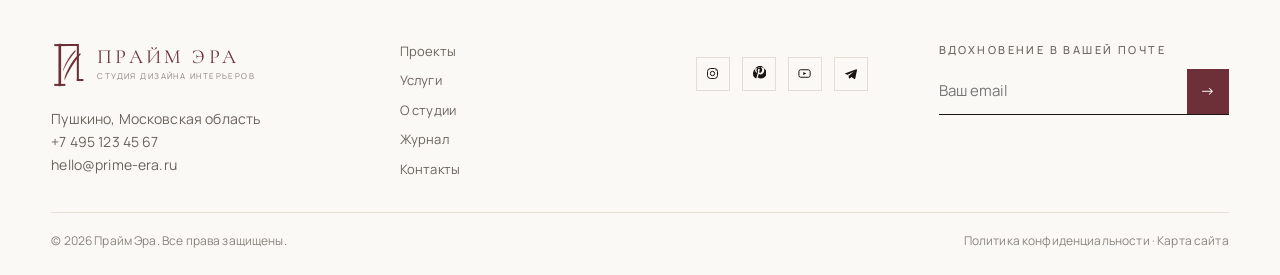
<file: services.html>
<!DOCTYPE html>
<html lang="ru">
<head>
  <meta charset="UTF-8">
  <meta name="viewport" content="width=device-width, initial-scale=1">
  <title>Услуги — Прайм Эра</title>
  <meta name="description" content="Дизайн интерьера, архитектурное проектирование, комплектация, авторское сопровождение и декорирование.">
  <link rel="canonical" href="https://prime-era.ru/services.html">
  <meta property="og:title" content="Услуги — Прайм Эра">
  <meta property="og:description" content="Дизайн интерьера, архитектурное проектирование, комплектация, авторское сопровождение и декорирование.">
  <meta property="og:type" content="website">
  <meta property="og:image" content="images/jpeg/usluga-dizayn-interera-kvartir-domov.jpg">
  <link rel="icon" href="images/brand/favicon.png" type="image/png">
  <link rel="apple-touch-icon" href="images/brand/apple-touch-icon.png">
  <link rel="preconnect" href="https://fonts.googleapis.com">
  <link rel="preconnect" href="https://fonts.gstatic.com" crossorigin>
  <link href="https://fonts.googleapis.com/css2?family=Cormorant+Garamond:ital,wght@0,400;0,500;0,600;1,400;1,500&family=Manrope:wght@300;400;500;600;700&display=swap" rel="stylesheet">
  <link rel="stylesheet" href="css/styles.css">
</head>
<body>
  <a class="skip" href="#content">К содержанию</a>
  <header class="header" data-header>
    <div class="header__inner">
      <a class="logo" href="index.html">
        <img src="images/brand/mark.svg" alt="" width="34" height="48">
        <span class="logo__text">
          <span class="logo__name">Прайм Эра</span>
          <span class="logo__tag">Студия дизайна интерьеров</span>
        </span>
      </a>
      <nav class="nav" aria-label="Основное меню">
        <a href="projects.html">Проекты</a>
        <a href="services.html" class="is-active">Услуги</a>
        <a href="about.html">О студии</a>
        <a href="journal.html">Журнал</a>
        <a href="contacts.html">Контакты</a>
      </nav>
      <a class="btn btn--burgundy btn--sm" href="contacts.html" data-open-modal>Обсудить проект <svg viewBox="0 0 16 16" fill="none" aria-hidden="true"><path d="M3 8h10M9 4l4 4-4 4" stroke="currentColor" stroke-width="1.2"/></svg></a>
      <button class="menu-btn" type="button" data-open-menu aria-label="Открыть меню"><span></span></button>
    </div>
  </header>
  <main id="content">

    <section class="section">
      <div class="container">
        <p class="eyebrow">Услуги</p>
        <h1 class="display" style="font-size:clamp(40px,6vw,64px);max-width:16ch;margin:10px 0 18px">От первого эскиза до последней детали</h1>
        <p class="lead">Берём на себя весь путь создания интерьера — чтобы идея сохранялась до момента, когда вы войдёте в готовый дом.</p>
      </div>
    </section>
    <section class="section" style="padding-top:0">
      <div class="container" style="display:grid;gap:56px">
        <article id="design" class="about">
          <div class="about__photo"><picture>
              <source type="image/webp" srcset="images/webp/usluga-dizayn-interera-kvartir-domov.webp">
              <img src="images/jpeg/usluga-dizayn-interera-kvartir-domov.jpg" alt="Дизайн интерьера квартир и домов" width="640" height="420" loading="lazy" decoding="async">
            </picture></div>
          <div class="about__copy">
            <p class="eyebrow">01</p>
            <h2 class="display">Дизайн интерьера</h2>
            <p>Архитектура пространства и визуальная концепция для квартир и домов. Планируем сценарии жизни, свет, пропорции и характер каждой комнаты.</p>
          </div>
        </article>
        <article id="architecture" class="about">
          <div class="about__photo"><picture>
              <source type="image/webp" srcset="images/webp/arhitekturnoe-proektirovanie-chertezhi.webp">
              <img src="images/jpeg/arhitekturnoe-proektirovanie-chertezhi.jpg" alt="Архитектурное проектирование" width="640" height="420" loading="lazy" decoding="async">
            </picture></div>
          <div class="about__copy">
            <p class="eyebrow">02</p>
            <h2 class="display">Архитектурное проектирование</h2>
            <p>Планировочные решения и рабочие чертежи, чтобы идея стала понятной строителям и не потерялась на площадке.</p>
          </div>
        </article>
        <article id="materials" class="about">
          <div class="about__photo"><picture>
              <source type="image/webp" srcset="images/webp/komplektaciya-podbor-materialov-interera.webp">
              <img src="images/jpeg/komplektaciya-podbor-materialov-interera.jpg" alt="Комплектация" width="640" height="420" loading="lazy" decoding="async">
            </picture></div>
          <div class="about__copy">
            <p class="eyebrow">03</p>
            <h2 class="display">Комплектация</h2>
            <p>Мебель, свет, натуральные материалы и предметы интерьера. Собираем спецификации и помогаем принять решения без хаоса.</p>
          </div>
        </article>
        <article id="supervision" class="about">
          <div class="about__photo"><picture>
              <source type="image/webp" srcset="images/webp/avtorskoe-soprovozhdenie-dizayn-proekta.webp">
              <img src="images/jpeg/avtorskoe-soprovozhdenie-dizayn-proekta.jpg" alt="Авторское сопровождение" width="640" height="420" loading="lazy" decoding="async">
            </picture></div>
          <div class="about__copy">
            <p class="eyebrow">04</p>
            <h2 class="display">Авторское сопровождение</h2>
            <p>Контроль реализации и уточнение концепции на объекте. Чтобы готовый дом совпал с тем, о чём мы договорились в начале.</p>
          </div>
        </article>
        <article id="decor" class="about">
          <div class="about__photo"><picture>
              <source type="image/webp" srcset="images/webp/dekorirovanie-interera-prime-era.webp">
              <img src="images/jpeg/dekorirovanie-interera-prime-era.jpg" alt="Декорирование" width="640" height="420" loading="lazy" decoding="async">
            </picture></div>
          <div class="about__copy">
            <p class="eyebrow">05</p>
            <h2 class="display">Декорирование</h2>
            <p>Финальные детали и атмосфера пространства: текстиль, искусство, свет, растения — всё, что делает дом живым.</p>
          </div>
        </article>
      </div>
    </section>

    <section class="cta">
      <div>
        <p class="eyebrow">Ваш проект</p>
        <h2 class="display">Обсудим ваш будущий интерьер?</h2>
      </div>
      <div>
        <p>Оставьте заявку, и мы свяжемся, чтобы обсудить детали проекта.</p>
        <a class="btn btn--burgundy" href="contacts.html" data-open-modal>Оставить заявку</a>
      </div>
      <p class="cta__aside">Хороший интерьер начинается с диалога</p>
    </section>
  </main>
  <footer class="footer">
    <div class="container footer__grid">
      <div>
        <a class="logo" href="index.html">
          <img src="images/brand/mark.svg" alt="" width="34" height="48">
          <span class="logo__text">
            <span class="logo__name">Прайм Эра</span>
            <span class="logo__tag">Студия дизайна интерьеров</span>
          </span>
        </a>
        <address style="margin-top:18px">
          <p>Пушкино, Московская область</p>
          <a href="tel:+74951234567">+7 495 123 45 67</a>
          <a href="mailto:hello@prime-era.ru">hello@prime-era.ru</a>
        </address>
      </div>
      <nav class="footer__nav" aria-label="Навигация в подвале">
        <a href="projects.html">Проекты</a>
        <a href="services.html">Услуги</a>
        <a href="about.html">О студии</a>
        <a href="journal.html">Журнал</a>
        <a href="contacts.html">Контакты</a>
      </nav>
      <div>
        <div class="social">
          <a href="https://instagram.com" aria-label="Instagram" rel="noreferrer"><svg viewBox="0 0 24 24" fill="none" stroke="currentColor" stroke-width="1.6"><rect x="4" y="4" width="16" height="16" rx="5"/><circle cx="12" cy="12" r="3.5"/><circle cx="17.5" cy="6.5" r="0.8" fill="currentColor" stroke="none"/></svg></a>
          <a href="https://pinterest.com" aria-label="Pinterest" rel="noreferrer"><svg viewBox="0 0 24 24" fill="currentColor"><path d="M12 3.2A8.8 8.8 0 0 0 8.4 20c.1-.7.4-1.8.7-2.6l2.4-9.1s-.6-.3-.6-1.5c0-1.4.8-2.4 1.8-2.4.9 0 1.3.6 1.3 1.4 0 .9-.6 2.2-.9 3.4-.2 1 .6 1.8 1.6 1.8 1.9 0 3.2-2.4 3.2-5.3 0-2.2-1.5-3.8-4.2-3.8-3.1 0-5 2.3-5 4.9 0 .9.3 1.8.7 2.3.1.1.1.2.1.3l-.3 1.1c0 .2-.1.3-.4.2-1.5-.6-2.2-2.3-2.2-4.2 0-3.1 2.6-6.8 7.8-6.8 4.1 0 6.8 3 6.8 6.2 0 4.3-2.4 7.5-5.9 7.5-1.2 0-2.3-.6-2.7-1.4l-.7 2.8c-.3 1-1 2.2-1.5 3A8.8 8.8 0 1 0 12 3.2Z"/></svg></a>
          <a href="https://youtube.com" aria-label="YouTube" rel="noreferrer"><svg viewBox="0 0 24 24" fill="none" stroke="currentColor" stroke-width="1.6"><rect x="3" y="6" width="18" height="12" rx="3"/><path d="M10 9.5v5l5-2.5-5-2.5z" fill="currentColor" stroke="none"/></svg></a>
          <a href="https://t.me" aria-label="Telegram" rel="noreferrer"><svg viewBox="0 0 24 24" fill="currentColor"><path d="M20.2 5.4 3.9 11.6c-1.1.4-1.1 1 0 1.3l4.2 1.3 1.6 5c.2.6.3.8.8.8.4 0 .6-.2.8-.4l2.3-2.2 4.4 3.2c.8.5 1.4.2 1.6-.8l2.8-13.2c.3-1.2-.4-1.7-1.2-1.2Zm-2.9 3.3-7.8 7-.3 3.2-1.5-5.1 9.6-5.1Z"/></svg></a>
        </div>
      </div>
      <form data-form>
        <p class="eyebrow" style="margin-bottom:10px">Вдохновение в вашей почте</p>
        <div class="news-form">
          <input type="email" name="email" placeholder="Ваш email" required>
          <button type="submit" aria-label="Подписаться">→</button>
        </div>
        <p class="form-ok" data-form-ok>Спасибо. Мы пришлём письма о проектах и материалах.</p>
      </form>
    </div>
    <div class="container footer__bottom">
      <p>© 2026 Прайм Эра. Все права защищены.</p>
      <p><a href="privacy.html">Политика конфиденциальности</a> · <a href="sitemap.xml">Карта сайта</a></p>
    </div>
  </footer>
  <div class="overlay" data-menu>
    <div class="overlay__nav">
      <button class="menu-btn menu-btn--close" type="button" data-close-menu aria-label="Закрыть меню" style="align-self:flex-end"><span></span></button>
      <nav>
        <a class="menu-link" href="projects.html">Проекты</a>
        <a class="menu-link" href="services.html">Услуги</a>
        <a class="menu-link" href="about.html">О студии</a>
        <a class="menu-link" href="journal.html">Журнал</a>
        <a class="menu-link" href="contacts.html">Контакты</a>
      </nav>
      <div class="overlay__contacts">
        <p>Пушкино, Московская область</p>
        <p><a href="tel:+74951234567">+7 495 123 45 67</a></p>
        <p><a href="mailto:hello@prime-era.ru">hello@prime-era.ru</a></p>
      </div>
    </div>
    <div class="overlay__visual">
      <img src="images/jpeg/podmoskove-priroda-reka-pushkino.jpg" alt="" width="1200" height="800">
      <span>Вдохновение в деталях привычных мест</span>
    </div>
  </div>
  <div class="modal" data-modal>
    <div class="modal__card">
      <button class="link-arrow" type="button" data-close-modal style="float:right">Закрыть</button>
      <p class="eyebrow">Первая встреча</p>
      <h2 class="display">Обсудим ваш проект</h2>
      <p class="lead">Расскажите о пространстве, которое хотите создать.</p>
      <form class="form" data-form>
        <label>Имя <input name="name" required></label>
        <label>Телефон <input type="tel" name="phone" required></label>
        <label>Email <input type="email" name="email"></label>
        <label>О проекте <textarea name="message"></textarea></label>
        <button class="btn btn--burgundy" type="submit">Оставить заявку</button>
        <p class="form-ok" data-form-ok>Заявка отправлена. Мы свяжемся с вами в ближайшее время.</p>
      </form>
    </div>
  </div>
  <div class="lightbox" data-lightbox>
    <button class="close" type="button" data-close-lightbox aria-label="Закрыть">×</button>
    <img alt="">
  </div>
  <script src="js/main.js"></script>
</body>
</html>
</file>
<file: css/styles.css>
:root {
  --bg: #f4f1ec;
  --bg-warm: #efeae3;
  --paper: #fbf9f6;
  --ink: #1b1614;
  --ink-soft: #6a635c;
  --ink-mute: #8a837c;
  --line: #e4ddd4;
  --line-strong: #cfc6bb;
  --burgundy: #6e3038;
  --burgundy-deep: #54242b;
  --burgundy-hover: #82383f;
  --burgundy-soft: #8d4d55;
  --cream: #f7f3ee;
  --footer: #1c2428;
  --footer-text: #d9d1c8;
  --footer-mute: #9aa3a6;
  --white: #fff;
  --header-h: 78px;
  --container: 1240px;
  --wide: 1360px;
  --serif: "Cormorant Garamond", "Times New Roman", serif;
  --sans: "Manrope", "Segoe UI", sans-serif;
  --pad: clamp(20px, 4vw, 56px);
  --radius: 2px;
  --shadow: 0 18px 50px rgba(28, 22, 20, 0.12);
  --ease: cubic-bezier(0.22, 1, 0.36, 1);
}

*,
*::before,
*::after {
  box-sizing: border-box;
}

html {
  scroll-behavior: smooth;
}

html,
body {
  margin: 0;
  padding: 0;
}

body {
  font-family: var(--sans);
  font-size: 15px;
  line-height: 1.65;
  color: var(--ink);
  background: var(--bg);
  font-weight: 400;
  letter-spacing: 0.01em;
}

img,
svg,
video {
  max-width: 100%;
  display: block;
}

a {
  color: inherit;
  text-decoration: none;
}

button,
input,
textarea,
select {
  font: inherit;
  color: inherit;
}

button {
  background: none;
  border: 0;
  cursor: pointer;
}

h1,
h2,
h3,
h4,
p {
  margin: 0;
}

ul {
  margin: 0;
  padding: 0;
  list-style: none;
}

.skip {
  position: absolute;
  left: -999px;
  top: 8px;
  background: var(--burgundy);
  color: #fff;
  padding: 8px 14px;
  z-index: 100;
}

.skip:focus {
  left: 8px;
}

.container {
  width: min(100% - var(--pad) * 2, var(--container));
  margin-inline: auto;
}

.container--wide {
  width: min(100% - var(--pad) * 2, var(--wide));
}

.eyebrow {
  font-family: var(--sans);
  font-size: 11px;
  font-weight: 500;
  letter-spacing: 0.22em;
  text-transform: uppercase;
  color: var(--ink-soft);
}

.display {
  font-family: var(--serif);
  font-weight: 500;
  letter-spacing: -0.02em;
  line-height: 0.95;
  color: var(--burgundy);
}

.lead {
  color: var(--ink-soft);
  max-width: 42em;
}

.section {
  padding: 72px 0;
}

.section-head {
  display: flex;
  align-items: flex-end;
  justify-content: space-between;
  gap: 32px;
  margin-bottom: 36px;
}

.section-head h2 {
  font-family: var(--serif);
  font-size: clamp(32px, 4.4vw, 52px);
  font-weight: 500;
  line-height: 0.95;
  letter-spacing: -0.02em;
  color: var(--burgundy);
  max-width: 14ch;
}

.section-head p {
  max-width: 340px;
  color: var(--ink-soft);
  font-size: 14px;
}

.link-arrow {
  display: inline-flex;
  align-items: center;
  gap: 10px;
  font-size: 11px;
  font-weight: 600;
  letter-spacing: 0.18em;
  text-transform: uppercase;
  color: var(--burgundy);
  white-space: nowrap;
}

.link-arrow svg {
  width: 16px;
  height: 16px;
  transition: transform 0.35s var(--ease);
}

.link-arrow:hover svg {
  transform: translateX(4px);
}

.btn {
  display: inline-flex;
  align-items: center;
  justify-content: center;
  gap: 10px;
  width: max-content;
  min-height: 46px;
  padding: 0 22px;
  border: 1px solid transparent;
  font-size: 11px;
  font-weight: 600;
  letter-spacing: 0.16em;
  text-transform: uppercase;
  transition: background 0.3s var(--ease), color 0.3s, border-color 0.3s, transform 0.3s;
}

.btn svg {
  width: 14px;
  height: 14px;
}

.btn--burgundy {
  background: var(--burgundy);
  color: #fff;
}

.btn--burgundy:hover {
  background: var(--burgundy-hover);
}

.btn--ghost {
  border-color: var(--line-strong);
  background: transparent;
  color: var(--ink);
}

.btn--ghost:hover {
  border-color: var(--burgundy);
  color: var(--burgundy);
}

.btn--light {
  border-color: rgba(255, 255, 255, 0.35);
  color: #fff;
}

.btn--light:hover {
  background: #fff;
  color: var(--burgundy);
}

.btn--sm {
  min-height: 40px;
  padding: 0 16px;
}

.header {
  position: sticky;
  top: 0;
  z-index: 50;
  height: var(--header-h);
  background: rgba(244, 241, 236, 0.9);
  backdrop-filter: blur(16px);
  border-bottom: 1px solid transparent;
}

.header.is-scrolled {
  border-bottom-color: var(--line);
}

.header__inner {
  width: min(100% - 32px, var(--wide));
  margin: 0 auto;
  height: 100%;
  display: grid;
  grid-template-columns: auto 1fr auto auto;
  align-items: center;
  gap: 24px;
}

.logo {
  display: flex;
  align-items: center;
  gap: 12px;
  min-width: 220px;
}

.logo img,
.logo svg {
  width: 34px;
  height: 48px;
  object-fit: contain;
}

.logo__text {
  display: flex;
  flex-direction: column;
  gap: 2px;
}

.logo__name {
  font-family: var(--serif);
  font-size: 20px;
  letter-spacing: 0.16em;
  text-transform: uppercase;
  color: var(--burgundy);
  line-height: 1;
}

.logo__tag {
  font-size: 8px;
  letter-spacing: 0.18em;
  text-transform: uppercase;
  color: var(--ink-mute);
}

.nav {
  display: flex;
  justify-content: flex-end;
  gap: 28px;
}

.nav a {
  font-size: 11px;
  font-weight: 500;
  letter-spacing: 0.16em;
  text-transform: uppercase;
  color: var(--ink-soft);
}

.nav a:hover,
.nav a.is-active {
  color: var(--ink);
}

.menu-btn {
  width: 40px;
  height: 40px;
  display: inline-flex;
  align-items: center;
  justify-content: center;
}

.menu-btn span,
.menu-btn span::before,
.menu-btn span::after {
  display: block;
  width: 18px;
  height: 1px;
  background: var(--ink);
  position: relative;
}

.menu-btn span::before,
.menu-btn span::after {
  content: "";
  position: absolute;
  left: 0;
}

.menu-btn span::before {
  top: -6px;
}

.menu-btn span::after {
  top: 6px;
}

.menu-btn--close span {
  background: transparent;
}

.menu-btn--close span::before {
  top: 0;
  transform: rotate(45deg);
}

.menu-btn--close span::after {
  top: 0;
  transform: rotate(-45deg);
}

.hero {
  display: grid;
  grid-template-columns: minmax(300px, 0.86fr) 1.28fr;
  grid-template-areas: "copy media";
  min-height: calc(100vh - var(--header-h));
  min-height: calc(100svh - var(--header-h));
}

.hero__copy {
  grid-area: copy;
  padding: clamp(28px, 5vw, 72px) var(--pad) 36px;
  display: flex;
  flex-direction: column;
  justify-content: center;
}

.hero__copy .eyebrow {
  margin-bottom: 22px;
}

.hero__copy h1 {
  font-size: clamp(44px, 6vw, 78px);
  max-width: 8ch;
  margin-bottom: 22px;
}

.hero__copy .lead {
  font-size: 15px;
  margin-bottom: 28px;
  max-width: 38ch;
}

.hero__copy .btn {
  width: max-content;
}

.hero__pager {
  display: flex;
  align-items: center;
  gap: 14px;
  margin-top: 48px;
  font-size: 12px;
  letter-spacing: 0.16em;
  color: var(--ink-mute);
}

.hero__pager button {
  padding: 0;
  letter-spacing: 0.16em;
}

.hero__pager button.is-active {
  color: var(--burgundy);
}

.hero__pager .line {
  width: 42px;
  height: 1px;
  background: var(--burgundy);
}

.hero__media {
  grid-area: media;
  position: relative;
  min-height: 520px;
  overflow: hidden;
  background: #1c1714;
}

.hero__slide {
  position: absolute;
  inset: 0;
  opacity: 0;
  transition: opacity 0.8s var(--ease);
}

.hero__slide.is-active {
  opacity: 1;
  z-index: 1;
}

.hero__slide img {
  width: 100%;
  height: 100%;
  object-fit: cover;
  object-position: 42% 55%;
}

.hero__quote {
  position: absolute;
  top: 28px;
  right: 28px;
  z-index: 2;
  max-width: 12ch;
  font-family: var(--serif);
  font-size: clamp(22px, 2.4vw, 32px);
  line-height: 1.15;
  color: #fff;
  text-align: right;
}

.hero__meta {
  position: absolute;
  left: 24px;
  right: 24px;
  bottom: 22px;
  z-index: 2;
  display: flex;
  justify-content: space-between;
  align-items: flex-end;
  color: #fff;
  gap: 16px;
}

.hero__meta strong {
  display: block;
  font-size: 11px;
  letter-spacing: 0.18em;
  text-transform: uppercase;
}

.hero__meta span {
  font-size: 11px;
  opacity: 0.8;
}

.play {
  display: inline-flex;
  align-items: center;
  gap: 10px;
  color: #fff;
  font-size: 10px;
  letter-spacing: 0.16em;
  text-transform: uppercase;
}

.play i {
  width: 36px;
  height: 36px;
  border: 1px solid rgba(255, 255, 255, 0.5);
  border-radius: 50%;
  display: grid;
  place-items: center;
}

.play i svg {
  width: 10px;
  height: 10px;
  margin-left: 1px;
}

.about {
  display: grid;
  grid-template-columns: 1.05fr 1.15fr 0.72fr;
  gap: 36px;
  align-items: stretch;
}

.about:has(:nth-child(2)):not(:has(:nth-child(3))) {
  grid-template-columns: 0.85fr 1.15fr;
}

.about__photo {
  position: relative;
  min-height: 420px;
  overflow: hidden;
}

.about__photo img {
  width: 100%;
  height: 100%;
  object-fit: cover;
  object-position: center;
}

.about__caption {
  position: absolute;
  left: 22px;
  bottom: 22px;
  color: #fff;
  font-family: var(--serif);
  font-size: 28px;
  line-height: 1.1;
  max-width: 10ch;
}

.about__copy h2 {
  font-size: clamp(34px, 4vw, 48px);
  max-width: 12ch;
  margin: 12px 0 22px;
}

.about__copy p + p {
  margin-top: 14px;
}

.about__copy .lead,
.about__copy p {
  color: var(--ink-soft);
}

.about__copy .link-arrow {
  margin-top: 28px;
}

.stats {
  display: flex;
  flex-direction: column;
  gap: 22px;
  padding-top: 6px;
  border-left: 1px solid var(--line);
  padding-left: 28px;
}

.stats strong {
  display: block;
  font-family: var(--serif);
  font-size: 42px;
  font-weight: 500;
  line-height: 1;
  color: var(--burgundy);
}

.stats span {
  color: var(--ink-soft);
  font-size: 13px;
}

.stats small {
  display: block;
  margin-top: auto;
  color: var(--ink-mute);
  font-size: 12px;
  line-height: 1.5;
}

.projects-grid {
  display: grid;
  grid-template-columns: repeat(4, 1fr);
  gap: 18px;
}

.projects-grid--list {
  grid-template-columns: repeat(3, 1fr);
}

.project-card {
  display: block;
}

.project-card__img {
  aspect-ratio: 3 / 2.15;
  overflow: hidden;
  background: #d7d0c7;
  margin-bottom: 14px;
}

.project-card__img img {
  width: 100%;
  height: 100%;
  object-fit: cover;
  transition: transform 0.8s var(--ease);
}

.project-card:hover img {
  transform: scale(1.05);
}

.project-card h3 {
  font-family: var(--serif);
  font-size: 22px;
  font-weight: 500;
  color: var(--ink);
}

.project-card p {
  font-size: 12px;
  color: var(--ink-mute);
  margin-top: 4px;
}

.filters {
  display: flex;
  gap: 8px;
  flex-wrap: wrap;
  margin: 8px 0 28px;
}

.filters button {
  min-height: 34px;
  padding: 0 14px;
  border: 1px solid var(--line);
  font-size: 11px;
  letter-spacing: 0.12em;
  text-transform: uppercase;
  color: var(--ink-soft);
}

.filters button.is-active,
.filters button:hover {
  border-color: var(--burgundy);
  color: var(--burgundy);
}

.services-grid {
  display: grid;
  grid-template-columns: repeat(5, 1fr);
  gap: 16px;
}

.service-card {
  display: block;
}

.service-card__img {
  aspect-ratio: 640 / 420;
  overflow: hidden;
  margin-bottom: 14px;
  background: #d7d0c7;
}

.service-card__img img {
  width: 100%;
  height: 100%;
  object-fit: cover;
  transition: transform 0.8s var(--ease);
}

.service-card:hover img {
  transform: scale(1.04);
}

.service-card h3 {
  font-family: var(--serif);
  font-size: 22px;
  font-weight: 500;
  margin-bottom: 6px;
}

.service-card p {
  font-size: 13px;
  color: var(--ink-soft);
}

.process {
  display: grid;
  grid-template-columns: 1.3fr 0.9fr;
  gap: 48px;
  align-items: start;
}

.process-steps {
  display: grid;
  grid-template-columns: repeat(5, 1fr);
  gap: 18px;
}

.step-no {
  font-family: var(--serif);
  font-size: 28px;
  color: var(--burgundy);
  display: block;
  margin-bottom: 10px;
}

.process-steps h3 {
  font-family: var(--serif);
  font-size: 22px;
  font-weight: 500;
  margin-bottom: 8px;
}

.process-steps p {
  font-size: 13px;
  color: var(--ink-soft);
}

.quote {
  font-family: var(--serif);
  font-size: clamp(20px, 1.7vw, 26px);
  line-height: 1.35;
  color: var(--ink);
}

.quote footer {
  margin-top: 18px;
  font-family: var(--sans);
  font-size: 10px;
  letter-spacing: 0.18em;
  text-transform: uppercase;
  color: var(--ink-mute);
}

.quote svg.sign {
  width: 88px;
  margin-top: 10px;
  opacity: 0.7;
}

.cta {
  background: var(--footer);
  color: #fff;
  display: grid;
  grid-template-columns: 1.1fr 1fr 0.7fr;
  gap: 32px;
  padding: 64px var(--pad);
  position: relative;
  overflow: hidden;
}

.cta::before {
  content: "";
  position: absolute;
  inset: 0 auto 0 0;
  width: 34%;
  background:
    linear-gradient(90deg, rgba(28, 36, 40, 0.2), rgba(28, 36, 40, 0.92)),
    url("../images/webp/bordovye-listya-firmennyy-akcent-prime-era.webp") left center / cover no-repeat;
}

.cta > * {
  position: relative;
  z-index: 1;
}

.cta .eyebrow {
  color: rgba(255, 255, 255, 0.55);
  margin-bottom: 14px;
}

.cta h2 {
  font-size: clamp(32px, 4vw, 48px);
  max-width: 12ch;
  color: #fff;
}

.cta p {
  color: rgba(255, 255, 255, 0.78);
  margin-bottom: 24px;
}

.cta__aside {
  font-family: var(--serif);
  font-size: 28px;
  line-height: 1.2;
  text-align: right;
}

.footer {
  padding: 48px 0 24px;
  background: var(--paper);
}

.footer__grid {
  display: grid;
  grid-template-columns: 1.2fr 1fr 0.8fr 1.1fr;
  gap: 32px;
  padding-bottom: 32px;
  border-bottom: 1px solid var(--line);
}

.footer a:hover {
  color: var(--burgundy);
}

.footer address {
  font-style: normal;
  color: var(--ink-soft);
  font-size: 14px;
}

.footer address a,
.footer address p {
  display: block;
}

.footer__nav {
  display: grid;
  gap: 8px;
}

.footer__nav a {
  font-size: 13px;
  color: var(--ink-soft);
}

.social {
  display: flex;
  gap: 12px;
  margin: 16px 0;
}

.social a {
  width: 34px;
  height: 34px;
  border: 1px solid var(--line);
  display: grid;
  place-items: center;
  color: var(--ink);
}

.social a svg {
  width: 15px;
  height: 15px;
}

.news-form {
  display: flex;
  border-bottom: 1px solid var(--ink);
}

.news-form input {
  flex: 1;
  border: 0;
  background: transparent;
  padding: 10px 0;
  outline: none;
}

.news-form button {
  width: 42px;
  color: #fff;
  background: var(--burgundy);
}

.footer__bottom {
  display: flex;
  justify-content: space-between;
  gap: 16px;
  padding-top: 18px;
  color: var(--ink-mute);
  font-size: 12px;
}

.overlay,
.modal {
  position: fixed;
  inset: 0;
  z-index: 80;
  opacity: 0;
  visibility: hidden;
  pointer-events: none;
  transition: opacity 0.35s var(--ease), visibility 0.35s;
}

.overlay.is-open,
.modal.is-open {
  opacity: 1;
  visibility: visible;
  pointer-events: auto;
}

.overlay {
  background: var(--bg);
  display: grid;
  grid-template-columns: 1fr 0.9fr;
}

.overlay__nav {
  padding: 32px 48px 48px;
  display: flex;
  flex-direction: column;
}

.overlay__nav nav {
  display: flex;
  flex-direction: column;
  gap: 4px;
  margin-top: 12px;
}

.overlay__nav a.menu-link {
  display: block;
  font-family: var(--serif);
  font-size: clamp(36px, 6vw, 56px);
  line-height: 1.15;
  color: var(--burgundy);
}

.overlay__contacts {
  margin-top: auto;
  color: var(--ink-soft);
  font-size: 14px;
}

.overlay__visual {
  position: relative;
  min-height: 100%;
}

.overlay__visual img {
  width: 100%;
  height: 100%;
  object-fit: cover;
}

.overlay__visual span {
  position: absolute;
  left: 28px;
  bottom: 28px;
  color: #fff;
  font-family: var(--serif);
  font-size: 32px;
  max-width: 12ch;
  line-height: 1.1;
}

.modal {
  background: rgba(20, 16, 14, 0.46);
  display: grid;
  place-items: center;
  padding: 24px;
}

.modal__card {
  width: min(100%, 520px);
  background: var(--paper);
  padding: 36px 32px;
  box-shadow: var(--shadow);
}

.modal__card h2 {
  font-size: 36px;
  margin: 8px 0 12px;
}

.form {
  display: grid;
  gap: 14px;
  margin-top: 22px;
}

.form .btn {
  justify-self: start;
  margin-top: 8px;
}

.form label {
  display: grid;
  gap: 6px;
  font-size: 11px;
  letter-spacing: 0.14em;
  text-transform: uppercase;
  color: var(--ink-mute);
}

.form input,
.form textarea {
  border: 0;
  border-bottom: 1px solid var(--line-strong);
  background: transparent;
  padding: 8px 0;
  outline: none;
  text-transform: none;
  letter-spacing: 0;
  font-size: 15px;
  color: var(--ink);
}

.form textarea {
  min-height: 90px;
  resize: vertical;
}

.form-ok {
  display: none;
  padding: 12px 0;
  color: var(--burgundy);
}

.page-hero {
  display: grid;
  grid-template-columns: 0.8fr 1.3fr;
  gap: 28px;
  padding: 28px 0 12px;
  align-items: stretch;
}

.page-hero__copy {
  padding: 18px 0 24px;
}

.crumbs {
  display: inline-flex;
  align-items: center;
  gap: 8px;
  font-size: 11px;
  letter-spacing: 0.14em;
  text-transform: uppercase;
  color: var(--ink-mute);
  margin-bottom: 28px;
}

.page-hero h1 {
  font-size: clamp(42px, 5vw, 64px);
  max-width: 10ch;
  margin: 10px 0 16px;
  color: var(--burgundy);
}

.meta-row {
  display: flex;
  gap: 18px;
  color: var(--ink-soft);
  font-size: 14px;
  margin-bottom: 18px;
}

.page-hero__media {
  position: relative;
  min-height: 520px;
  overflow: hidden;
}

.page-hero__media img {
  width: 100%;
  height: 100%;
  object-fit: cover;
}

.thumbs {
  display: grid;
  grid-template-columns: repeat(6, 1fr);
  gap: 8px;
  margin: 12px 0 36px;
}

.thumbs button {
  padding: 0;
  aspect-ratio: 16 / 9;
  overflow: hidden;
}

.thumbs img {
  width: 100%;
  height: 100%;
  object-fit: cover;
  opacity: 0.85;
}

.thumbs button.is-active img,
.thumbs button:hover img {
  opacity: 1;
}

.facts {
  display: grid;
  grid-template-columns: repeat(5, 1fr) auto;
  gap: 16px;
  align-items: center;
  padding: 22px 0;
  border-top: 1px solid var(--line);
  border-bottom: 1px solid var(--line);
}

.facts span {
  display: block;
  font-size: 10px;
  letter-spacing: 0.16em;
  text-transform: uppercase;
  color: var(--ink-mute);
}

.facts strong {
  font-family: var(--serif);
  font-size: 22px;
  font-weight: 500;
}

.prose-grid {
  display: grid;
  grid-template-columns: 1.1fr 0.9fr 0.9fr;
  gap: 32px;
  padding: 56px 0;
}

.prose-grid h2 {
  font-size: clamp(32px, 4vw, 46px);
  max-width: 12ch;
}

.prose-grid p {
  color: var(--ink-soft);
}

.side-photo {
  position: relative;
  min-height: 280px;
}

.side-photo img {
  width: 100%;
  height: 100%;
  object-fit: cover;
}

.side-photo span {
  position: absolute;
  right: 16px;
  bottom: 16px;
  color: #fff;
  font-size: 11px;
  letter-spacing: 0.16em;
  text-transform: uppercase;
}

.plans {
  display: grid;
  grid-template-columns: minmax(0, 1.15fr) minmax(0, 1.15fr) minmax(340px, 1fr);
  gap: 28px 32px;
  align-items: stretch;
  padding-bottom: 56px;
}

.plan-card {
  margin: 0;
}

.plan-frame {
  background: #f4efe8;
  border: 1px solid var(--line);
  aspect-ratio: 720 / 480;
  overflow: hidden;
}

.plan-frame svg,
.plan-frame img {
  width: 100%;
  height: 100%;
  display: block;
  object-fit: contain;
}

.plan-card h3 {
  font-size: 12px;
  letter-spacing: 0.14em;
  text-transform: uppercase;
  color: var(--ink-mute);
  margin-top: 10px;
  font-weight: 500;
}

.keys-block {
  grid-column: 1 / 3;
}

.keys {
  display: grid;
  gap: 12px;
}

.keys li {
  display: grid;
  grid-template-columns: 28px 1fr;
  gap: 8px;
  font-size: 14px;
}

.keys b {
  font-family: var(--serif);
  color: var(--burgundy);
  font-weight: 500;
}

.materials {
  grid-column: 3;
  grid-row: 1 / 3;
  background: var(--bg-warm);
  min-height: 100%;
  padding: 32px;
  display: flex;
  flex-direction: column;
}

.materials h3 {
  font-family: var(--serif);
  font-size: clamp(26px, 2.4vw, 36px);
  font-weight: 500;
  letter-spacing: -0.02em;
  text-transform: none;
  max-width: none;
  line-height: 1.12;
  margin-bottom: 22px;
  color: var(--burgundy);
}

.materials picture,
.materials img {
  width: 100%;
  flex: 1;
}

.materials img {
  height: 280px;
  object-fit: cover;
}

.swatches {
  display: flex;
  flex-wrap: wrap;
  gap: 10px;
  margin-top: 18px;
}

.swatches i {
  width: 28px;
  height: 28px;
  border-radius: 50%;
  display: inline-block;
}

.gallery-row {
  display: grid;
  grid-template-columns: repeat(4, 1fr);
  gap: 16px;
}

.gallery-row figure {
  margin: 0;
}

.gallery-row img {
  width: 100%;
  aspect-ratio: 4 / 3;
  object-fit: cover;
}

.gallery-row figcaption {
  margin-top: 10px;
  font-size: 13px;
}

.tabs {
  display: flex;
  gap: 18px;
  flex-wrap: wrap;
  margin: 0 0 22px;
}

.tabs button {
  font-size: 12px;
  color: var(--ink-mute);
}

.tabs button.is-active {
  color: var(--ink);
  border-bottom: 1px solid var(--ink);
}

.article-grid {
  display: grid;
  grid-template-columns: 1.4fr 1fr 1fr;
  gap: 20px;
}

.article-card {
  display: block;
}

.article-card img {
  width: 100%;
  height: 240px;
  object-fit: cover;
  margin-bottom: 14px;
}

.article-card small {
  font-size: 11px;
  letter-spacing: 0.14em;
  text-transform: uppercase;
  color: var(--ink-mute);
}

.article-card h3 {
  font-family: var(--serif);
  font-size: 28px;
  font-weight: 500;
  margin-top: 8px;
}

.contact-grid {
  display: grid;
  grid-template-columns: 0.9fr 1.1fr;
  gap: 48px;
}

.contact-grid h1 {
  font-size: clamp(40px, 5vw, 62px);
  max-width: 10ch;
  margin: 10px 0 18px;
}

.map {
  min-height: 280px;
  background:
    linear-gradient(rgba(28, 36, 40, 0.25), rgba(28, 36, 40, 0.25)),
    url("../images/webp/podmoskove-priroda-reka-pushkino.webp") center / cover no-repeat;
}

.values {
  display: grid;
  grid-template-columns: 1.2fr 1fr;
  gap: 24px;
  align-items: stretch;
}

.values__visual {
  position: relative;
  min-height: 340px;
}

.values__visual img {
  width: 100%;
  height: 100%;
  object-fit: cover;
}

.values__words {
  position: absolute;
  inset: 0;
  display: grid;
  place-content: center;
  color: #fff;
  font-family: var(--serif);
  font-size: clamp(28px, 4vw, 42px);
  letter-spacing: 0.18em;
  text-transform: uppercase;
  text-align: center;
  line-height: 1.35;
  background: rgba(20, 28, 32, 0.28);
}

.lightbox {
  position: fixed;
  inset: 0;
  z-index: 90;
  background: rgba(14, 12, 11, 0.92);
  display: none;
  place-items: center;
  padding: 24px;
}

.lightbox.is-open {
  display: grid;
}

.lightbox img {
  max-height: 86vh;
  max-width: 90vw;
}

.close {
  position: absolute;
  top: 18px;
  right: 18px;
  width: 40px;
  height: 40px;
  color: #fff;
  font-size: 28px;
}

@media (max-width: 1100px) {
  .nav {
    display: none;
  }

  .header__inner {
    grid-template-columns: 1fr auto auto;
  }

  .hero,
  .about,
  .process,
  .cta,
  .footer__grid,
  .page-hero,
  .prose-grid,
  .contact-grid,
  .overlay {
    grid-template-columns: 1fr;
  }

  .plans {
    grid-template-columns: 1fr 1fr;
  }

  .plans .keys-block,
  .plans .materials {
    grid-column: 1 / -1;
    grid-row: auto;
  }

  .projects-grid,
  .services-grid,
  .process-steps,
  .gallery-row,
  .article-grid {
    grid-template-columns: repeat(2, 1fr);
  }

  .facts {
    grid-template-columns: repeat(2, 1fr);
  }

  .cta::before {
    width: 100%;
    opacity: 0.35;
  }

  .cta__aside {
    text-align: left;
  }

  .stats {
    border-left: 0;
    padding-left: 0;
    display: grid;
    grid-template-columns: repeat(3, 1fr);
  }

  .overlay__visual {
    display: none;
  }
}

@media (max-width: 720px) {
  .header .btn {
    display: none;
  }

  .hero {
    min-height: 0;
    grid-template-columns: 1fr;
    grid-template-areas: "copy" "media";
  }

  .hero__copy {
    padding: 28px 20px 8px;
  }

  .hero__copy .btn {
    width: 100%;
  }

  .hero__media {
    min-height: 0;
    grid-area: media;
    overflow: visible;
    background: transparent;
    display: flex;
    flex-direction: column;
  }

  .hero__slide {
    position: relative;
    height: 420px;
    display: none;
    overflow: hidden;
    background: #1c1714;
  }

  .hero__slide.is-active {
    display: block;
  }

  .hero__quote {
    position: static;
    color: var(--burgundy);
    text-align: left;
    font-size: 26px;
    padding: 18px 20px 0;
    max-width: 12ch;
  }

  .hero__meta {
    position: static;
    color: var(--ink);
    padding: 12px 20px 8px;
  }

  .hero__meta span {
    opacity: 0.7;
  }

  .play {
    color: var(--ink);
  }

  .play i {
    border-color: var(--line-strong);
  }

  .logo__tag {
    display: none;
  }

  .process-steps {
    grid-template-columns: 1fr;
    border-left: 1px solid var(--line);
    padding-left: 22px;
    gap: 28px;
  }

  .projects-grid,
  .services-grid,
  .gallery-row,
  .article-grid,
  .thumbs,
  .footer__grid,
  .footer__bottom,
  .plans {
    grid-template-columns: 1fr;
  }

  .section {
    padding: 48px 0;
  }

  .section-head {
    flex-direction: column;
    align-items: flex-start;
  }

  .services-grid .service-card {
    display: grid;
    grid-template-columns: 92px 1fr;
    gap: 14px;
    align-items: center;
  }

  .service-card__img {
    margin-bottom: 0;
    aspect-ratio: 1;
  }

  .page-hero__media {
    min-height: 360px;
  }

  .modal__card {
    padding: 24px 18px;
  }
}

@media (prefers-reduced-motion: reduce) {
  html {
    scroll-behavior: auto;
  }

  *,
  *::before,
  *::after {
    animation: none !important;
    transition: none !important;
  }
}
</file>
